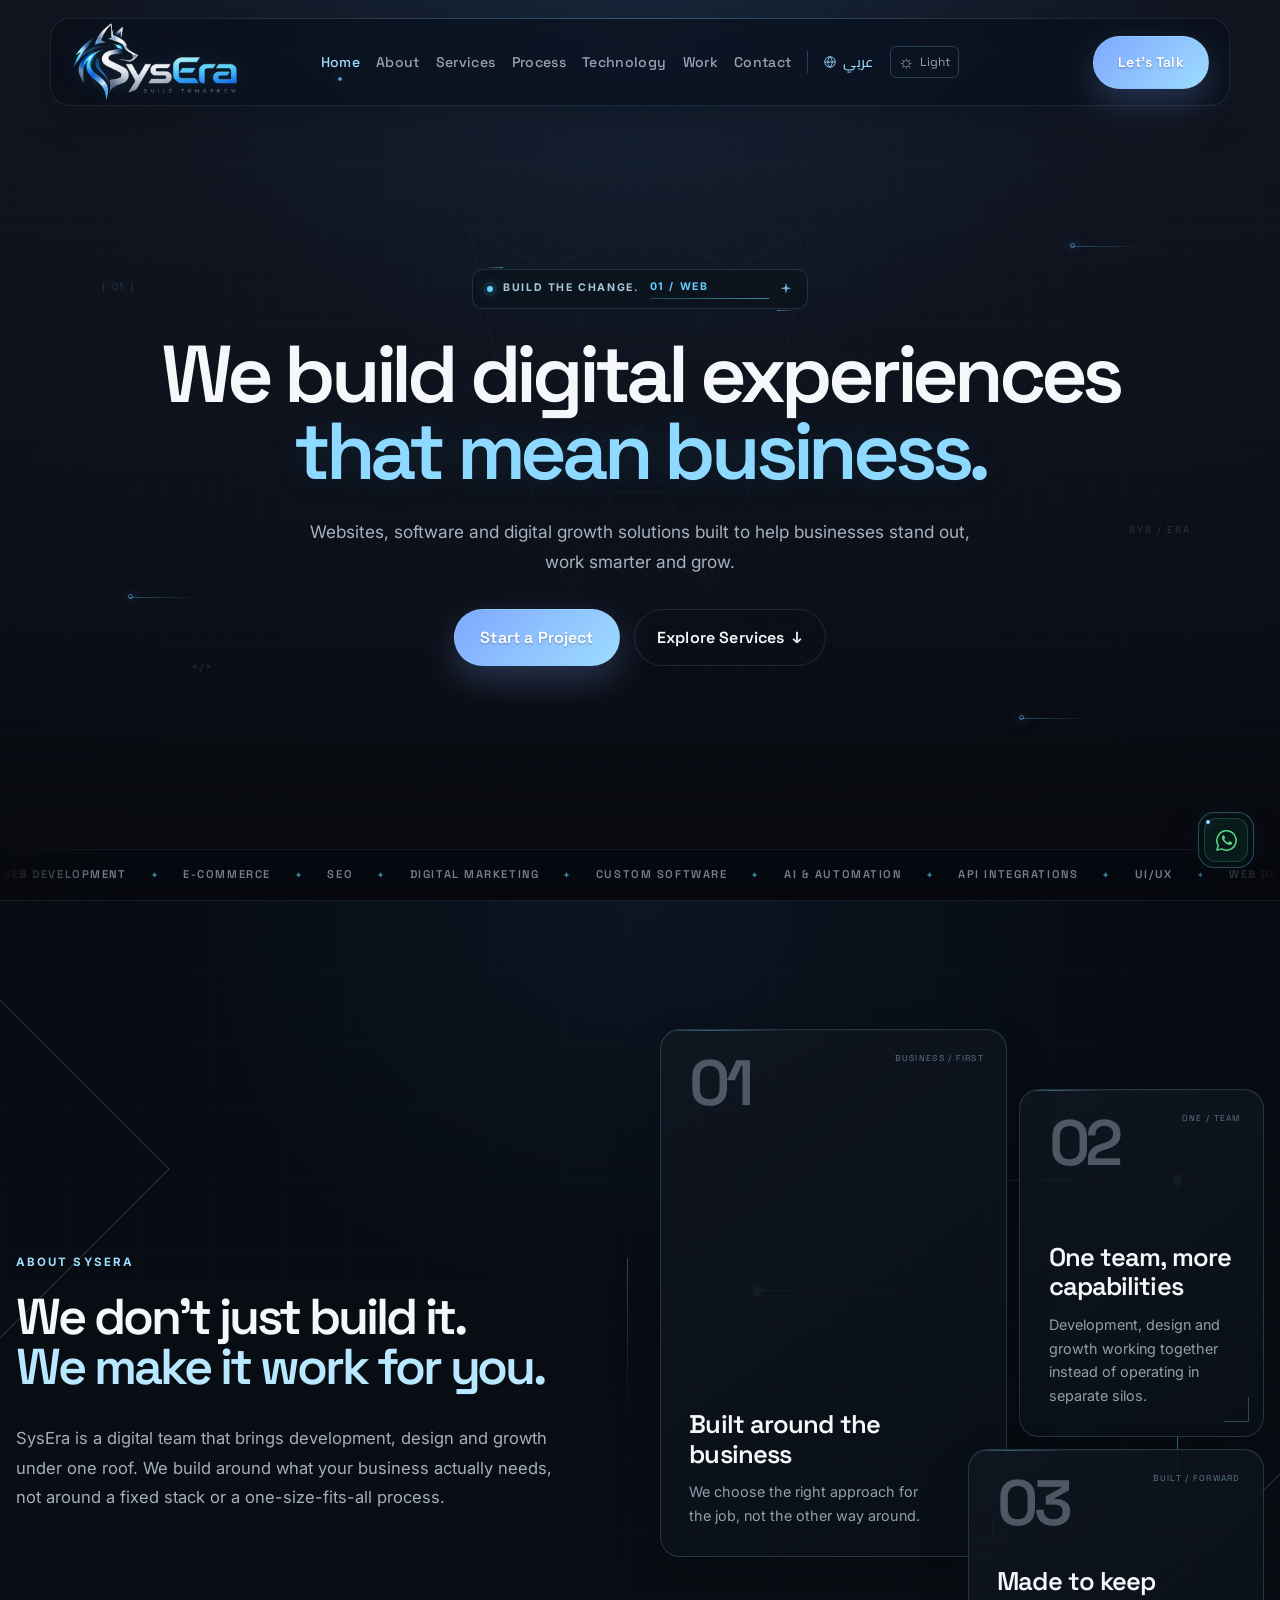
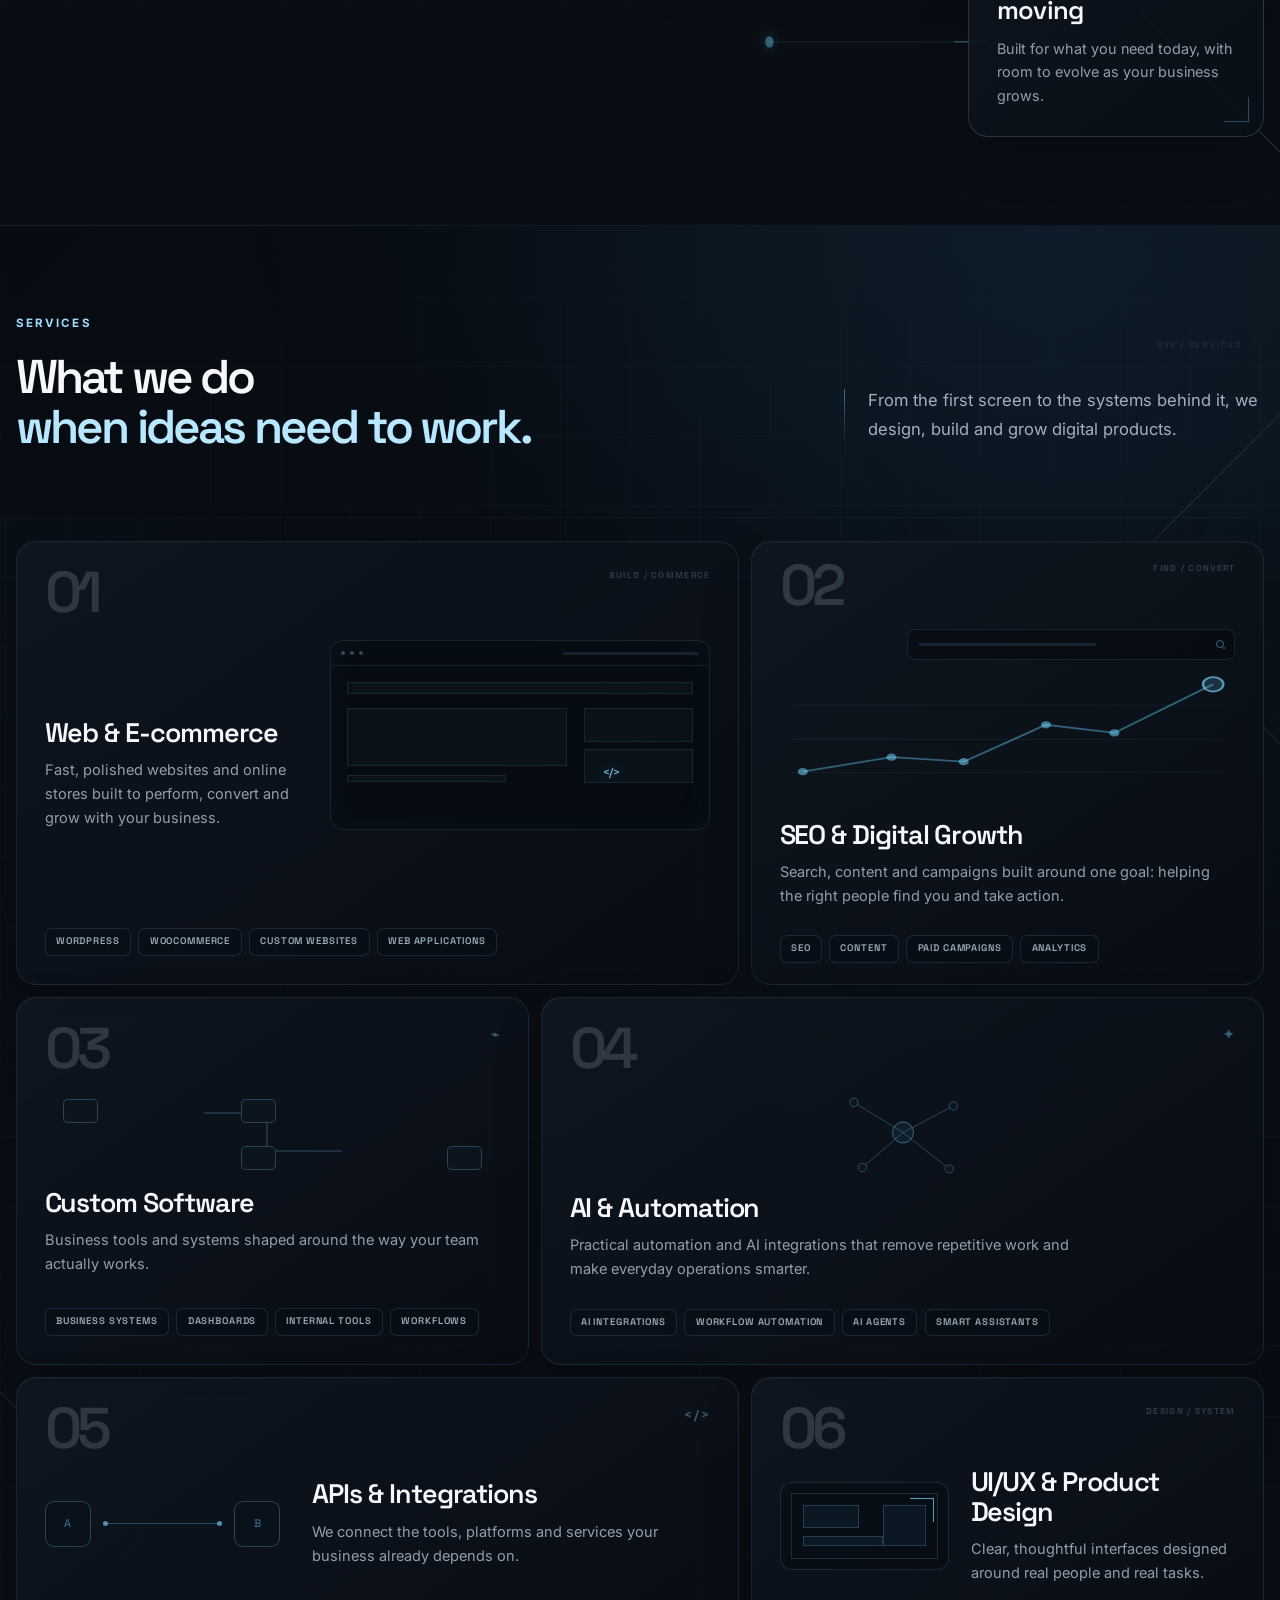
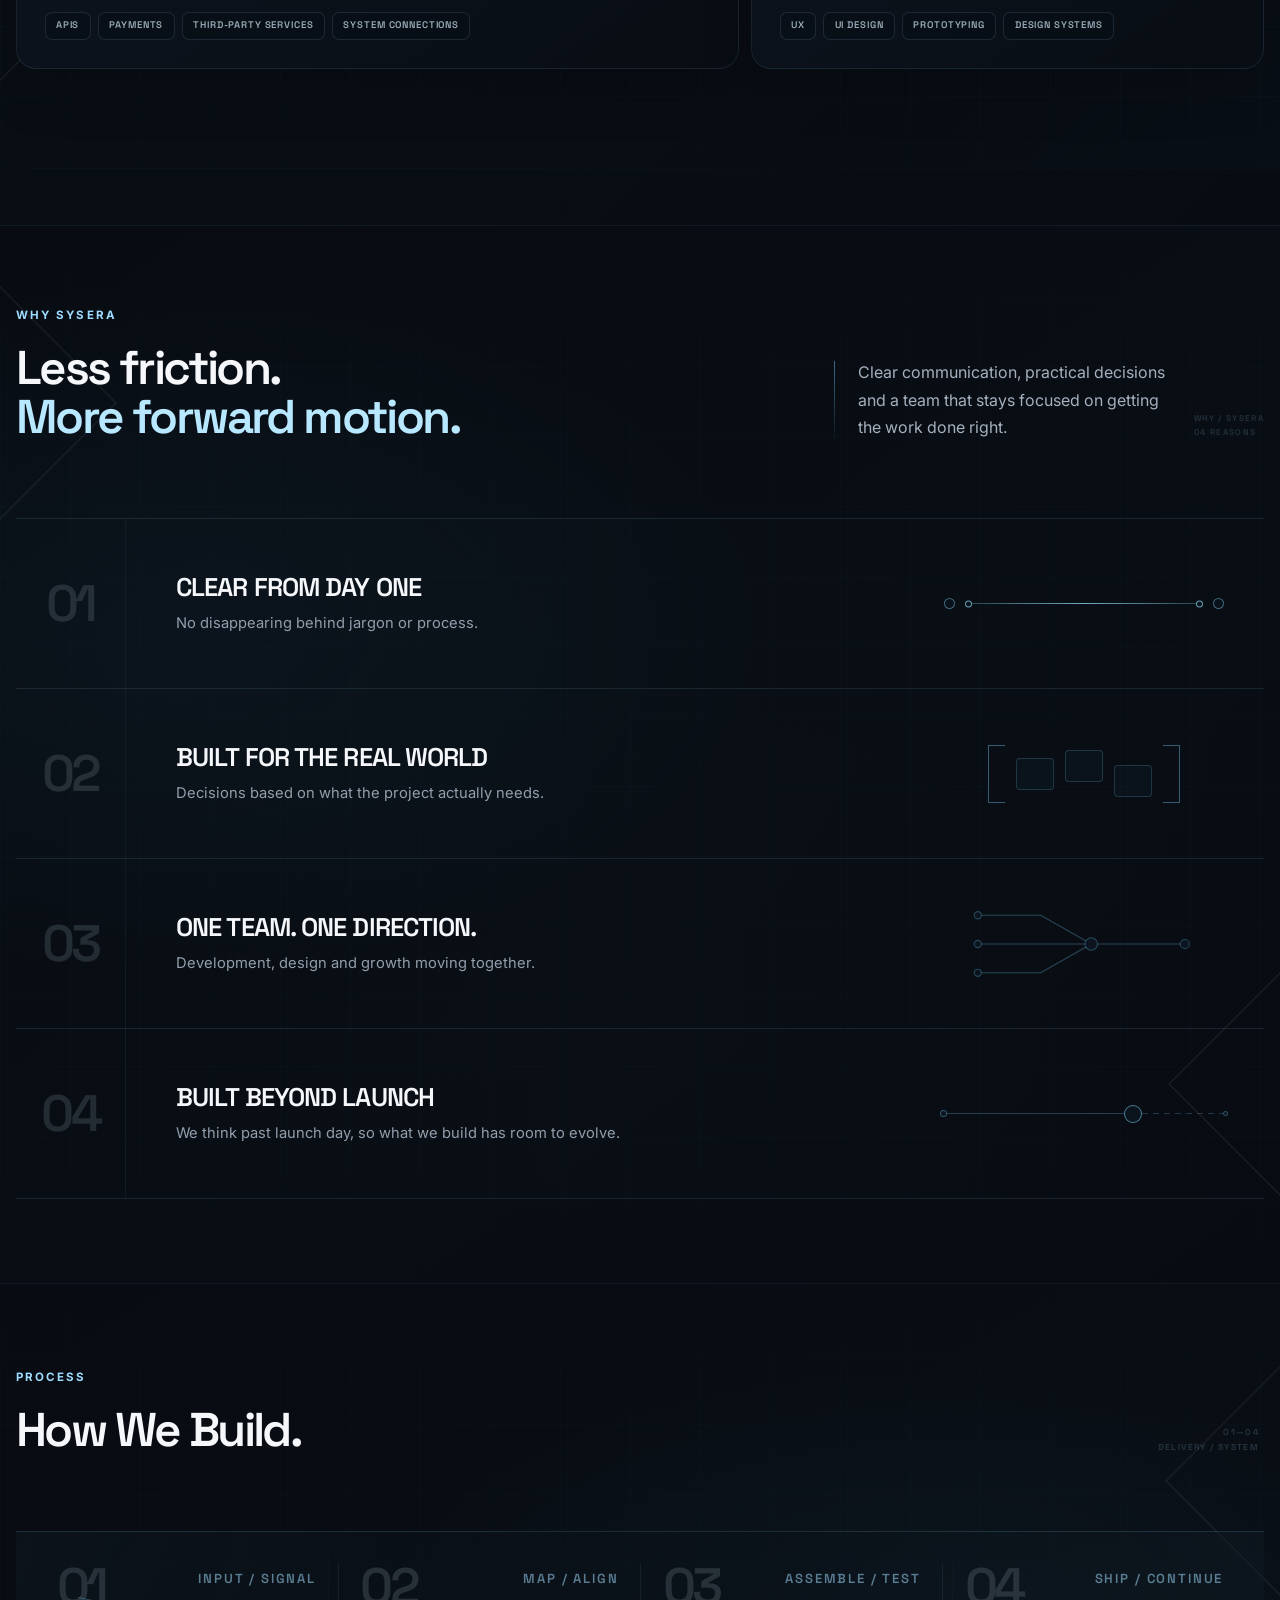
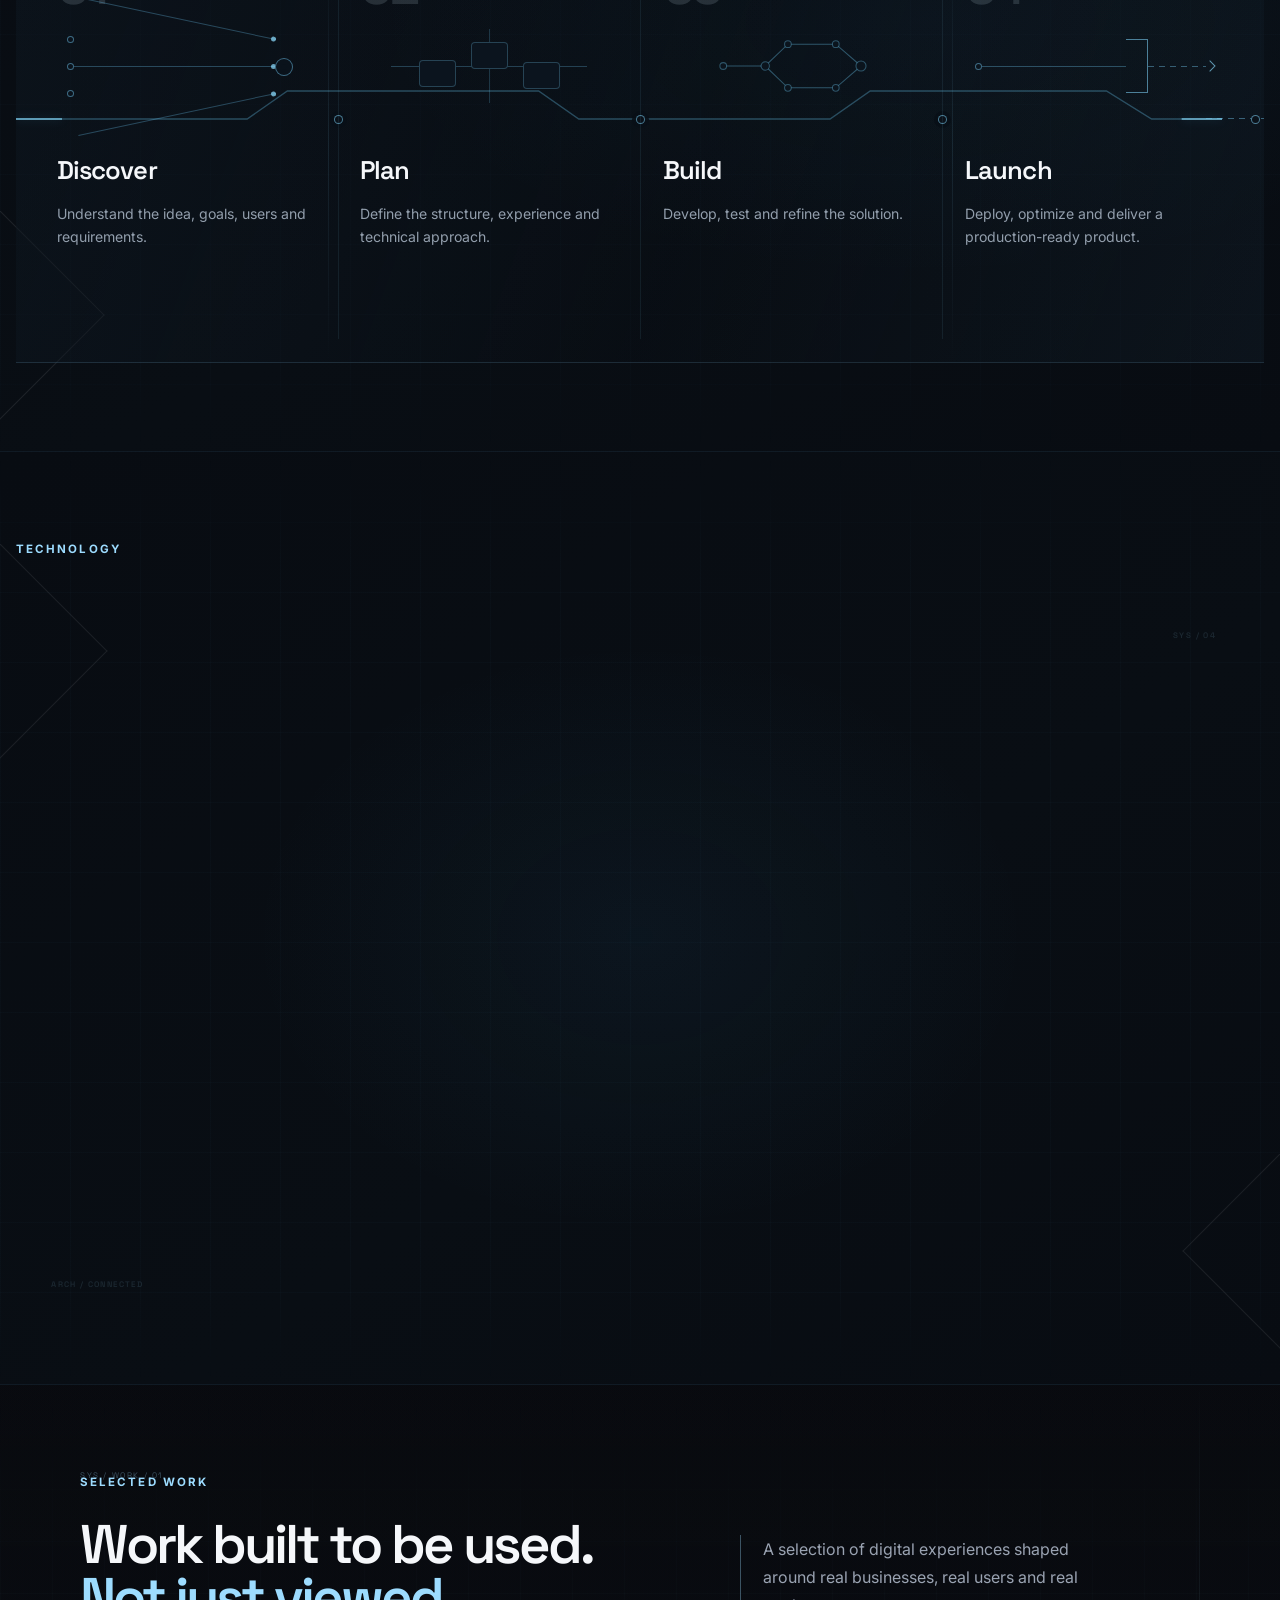
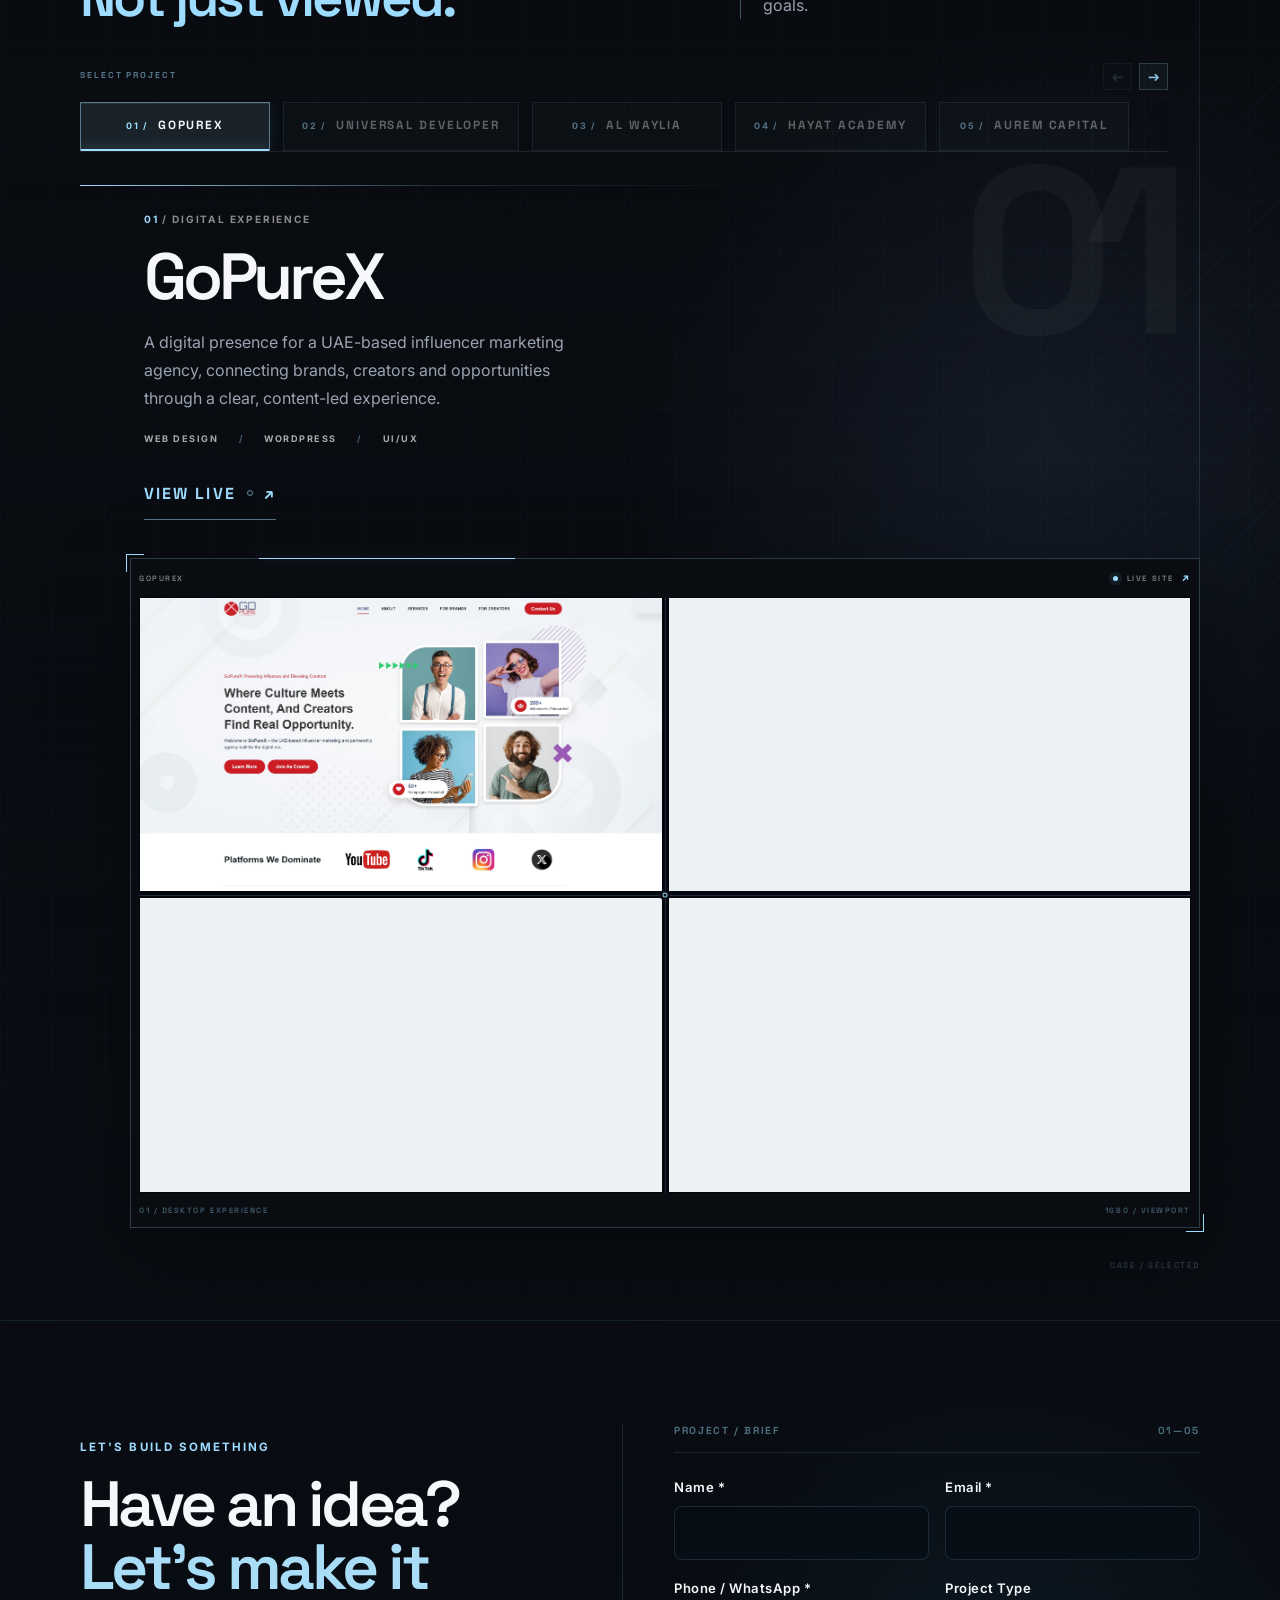
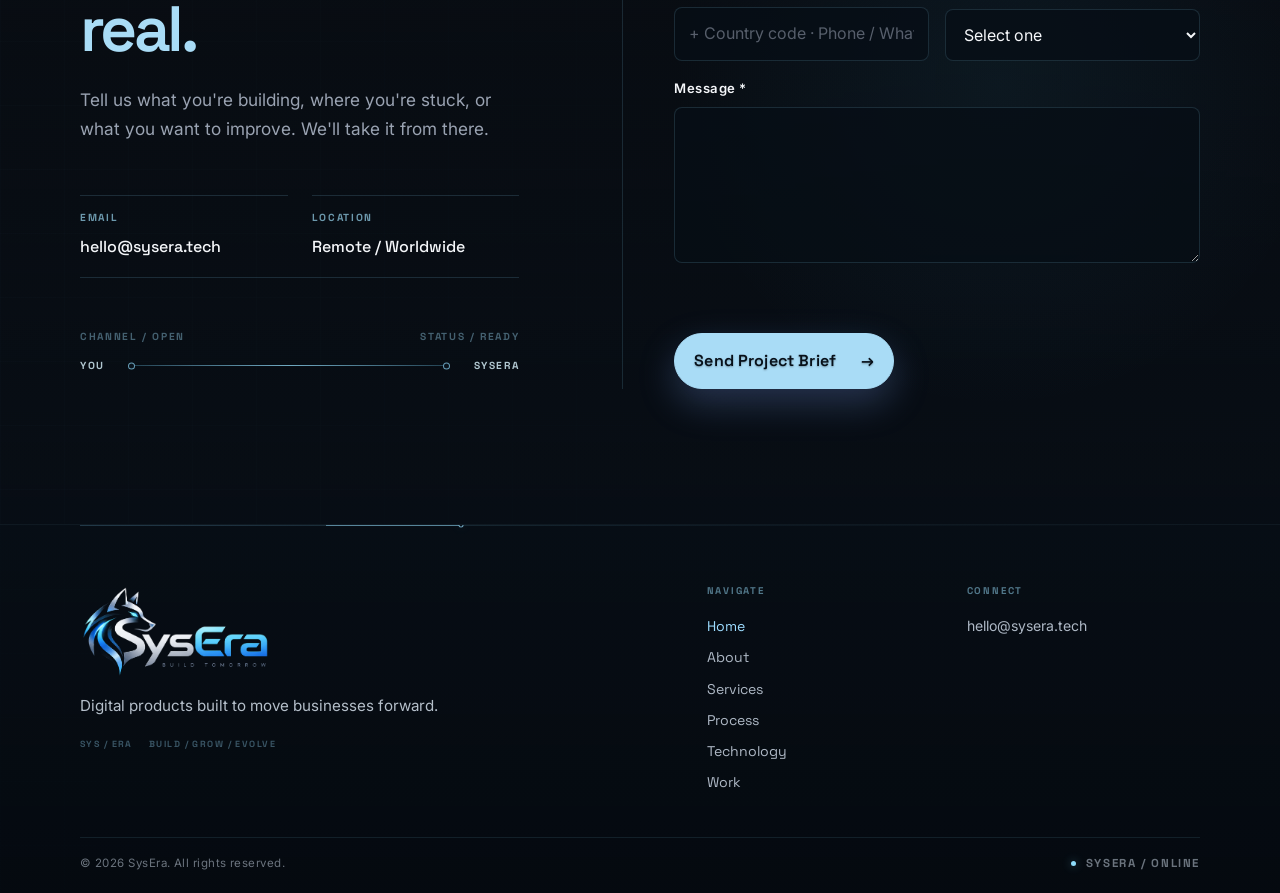
<file: index.html>
<!DOCTYPE html>
<html lang="en">
  <head>
    <meta charset="UTF-8" />
    <meta name="viewport" content="width=device-width, initial-scale=1.0" />
    <title>SysEra | Build the Change. Software, Web &amp; Digital Growth</title>
    <meta name="description" content="SysEra builds high-performance websites, WordPress &amp; WooCommerce experiences, custom software, SEO and digital growth solutions for ambitious businesses." />
    <meta name="robots" content="index, follow, max-image-preview:large" />
    <meta name="theme-color" content="#08090D" />
    <link rel="canonical" href="https://sysera.tech/" />
    <link rel="alternate" hreflang="en" href="https://sysera.tech/" />
    <link rel="alternate" hreflang="ar" href="https://sysera.tech/ar" />
    <meta property="og:type" content="website" />
    <meta property="og:site_name" content="SysEra" />
    <meta property="og:title" content="SysEra | Build the Change. Software, Web &amp; Digital Growth" />
    <meta property="og:description" content="SysEra builds high-performance websites, WordPress &amp; WooCommerce experiences, custom software, SEO and digital growth solutions for ambitious businesses." />
    <meta property="og:url" content="https://sysera.tech/" />
    <meta property="og:image" content="https://sysera.tech/assets/images/social/sys-era-social-preview.jpg" />
    <meta property="og:image:secure_url" content="https://sysera.tech/assets/images/social/sys-era-social-preview.jpg" />
    <meta property="og:image:type" content="image/jpeg" />
    <meta property="og:image:width" content="1200" />
    <meta property="og:image:height" content="630" />
    <meta property="og:image:alt" content="SysEra software development and digital solutions preview" />
    <meta name="twitter:card" content="summary_large_image" />
    <meta name="twitter:title" content="SysEra | Software Development & Digital Solutions" />
    <meta name="twitter:description" content="SysEra builds high-performance websites, WordPress &amp; WooCommerce experiences, custom software, SEO and digital growth solutions for ambitious businesses." />
    <meta name="twitter:image" content="https://sysera.tech/assets/images/social/sys-era-social-preview.jpg" />
    <meta name="twitter:image:alt" content="SysEra — Software Development & Digital Solutions" />
    <link rel="icon" type="image/png" sizes="1254x1254" href="assets/logo/sys-era-favicon.png" />
    <script type="application/ld+json">
      {
        "@context": "https://schema.org",
        "@graph": [
          {
            "@type": "WebSite",
            "@id": "https://sysera.tech/#website",
            "url": "https://sysera.tech/",
            "name": "SysEra",
            "publisher": {
              "@id": "https://sysera.tech/#organization"
            }
          },
          {
            "@type": "Organization",
            "@id": "https://sysera.tech/#organization",
            "name": "SysEra",
            "url": "https://sysera.tech/",
            "logo": {
              "@type": "ImageObject",
              "url": "https://sysera.tech/assets/logo/sys-era-logo.png"
            }
          }
        ]
      }
    </script>
    <script src="js/theme.js"></script>
    <link rel="preconnect" href="https://fonts.googleapis.com" />
    <link rel="preconnect" href="https://fonts.gstatic.com" crossorigin />
    <link href="https://fonts.googleapis.com/css2?family=Cairo:wght@500;600&family=Inter:wght@400;500;600;700&family=Sora:wght@600&family=Space+Grotesk:wght@500;600;700&display=swap" rel="stylesheet" />
    <link rel="stylesheet" href="css/style.css" />
    <script src="js/language.js"></script>
  </head>
  <body>
    <header class="site-header" id="top">
      <div class="container nav-wrap">
        <div class="nav-shell">
          <a class="brand" href="#home" data-view-route="home" aria-label="SysEra home">
            <img src="assets/logo/sys-era-logo.png" alt="SysEra — Build Tomorrow" />
          </a>

          <nav class="site-nav" id="site-menu" aria-label="Main navigation">
            <a href="#home" data-view-route="home">Home</a>
            <a href="#about" data-view-route="about">About</a>
            <a href="#services" data-view-route="services">Services</a>
            <a href="#process" data-view-route="process">Process</a>
            <a href="#technology" data-view-route="technology">Technology</a>
            <a href="#selected-work" data-view-route="selected-work">Work</a>
            <a href="#contact" data-view-route="contact">Contact</a>
            <a href="/ar" class="language-switch" data-language="ar" lang="ar" hreflang="ar" aria-label="التبديل إلى العربية"><svg viewBox="0 0 24 24" aria-hidden="true" focusable="false"><circle cx="12" cy="12" r="9" /><path d="M3 12h18M12 3c2.5 2.5 3.8 5.5 3.8 9s-1.3 6.5-3.8 9M12 3c-2.5 2.5-3.8 5.5-3.8 9s1.3 6.5 3.8 9" /></svg>عربي</a>
            <button class="theme-toggle" type="button" data-theme-toggle aria-label="Light mode is off; switch to light mode" aria-pressed="false"><span data-theme-icon aria-hidden="true">☼</span><span class="theme-toggle-label">Light</span></button>
          </nav>

          <a href="#contact" class="btn btn-primary nav-cta" data-view-route="contact">Let's Talk</a>

          <button class="nav-toggle" type="button" aria-expanded="false" aria-controls="site-menu" aria-label="Open navigation menu">
            <span></span>
            <span></span>
            <span></span>
          </button>
        </div>
      </div>
    </header>

    <main id="home">
      <section class="section hero" aria-labelledby="hero-title">
        <div class="hero-atmosphere" aria-hidden="true">
          <div class="hero-grid-lines"></div>
          <div class="hero-cursor-light"></div>
          <svg class="wolf-geometry" viewBox="0 0 900 650" preserveAspectRatio="xMidYMid meet">
            <g>
              <path d="M450 96 548 158 637 110 608 260 694 333 580 368 529 510 450 444 371 510 320 368 206 333 292 260 263 110 352 158Z" />
              <path d="m292 260 158 74 158-74M352 158l98 176 98-176M320 368l130-34 130 34M371 510l79-176 79 176" />
              <path d="m356 305 46 18-38 38m180-56-46 18 38 38M409 400h82" />
              <circle cx="364" cy="361" r="5" />
              <circle cx="536" cy="361" r="5" />
            </g>
          </svg>
          <span class="tech-mark tech-mark-one">[ 01 ]</span>
          <span class="tech-mark tech-mark-two">SYS / ERA</span>
          <span class="tech-mark tech-mark-three">&lt;/&gt;</span>
          <span class="data-node data-node-one"></span>
          <span class="data-node data-node-two"></span>
          <span class="data-node data-node-three"></span>
        </div>

        <div class="container hero-inner">
          <div class="hero-copy">
            <div class="hero-badge hero-enter hero-enter-badge" aria-label="Build the change: web, software, growth, AI">
              <span class="status-dot" aria-hidden="true"></span>
              <span class="hero-badge-label">BUILD THE CHANGE.</span>
              <span class="hero-keyword-module" aria-hidden="true">
                <span class="hero-keywords">
                  <span class="hero-keyword-item">01 / WEB</span>
                  <span class="hero-keyword-item">02 / SOFTWARE</span>
                  <span class="hero-keyword-item">03 / GROWTH</span>
                  <span class="hero-keyword-item">04 / AI</span>
                </span>
                <span class="hero-keyword-signal"></span>
              </span>
              <svg viewBox="0 0 18 18" aria-hidden="true"><path d="m9 1 1.4 5.6L16 8l-5.6 1.4L9 15l-1.4-5.6L2 8l5.6-1.4L9 1Z" /></svg>
            </div>

            <h1 id="hero-title">
              <span class="headline-line hero-enter hero-enter-line-one">We build digital experiences</span>
              <span class="headline-line headline-accent hero-enter hero-enter-line-two">that mean business.</span>
            </h1>

            <p class="lead hero-enter hero-enter-copy">Websites, software and digital growth solutions built to help businesses stand out, work smarter and grow.</p>

            <div class="hero-actions hero-enter hero-enter-actions">
              <a href="#contact" class="btn btn-primary hero-primary">Start a Project</a>
              <a href="#services" class="btn btn-secondary hero-secondary">Explore Services <span aria-hidden="true">↓</span></a>
            </div>
          </div>
        </div>

        <div class="capabilities-strip hero-enter hero-enter-strip" aria-label="SysEra capabilities">
          <div class="capabilities-track">
            <div class="capabilities-group">
              <span>Web Development</span><i>✦</i><span>E-commerce</span><i>✦</i><span>SEO</span><i>✦</i><span>Digital Marketing</span><i>✦</i><span>Custom Software</span><i>✦</i><span>AI &amp; Automation</span><i>✦</i><span>API Integrations</span><i>✦</i><span>UI/UX</span><i>✦</i>
            </div>
            <div class="capabilities-group" aria-hidden="true">
              <span>Web Development</span><i>✦</i><span>E-commerce</span><i>✦</i><span>SEO</span><i>✦</i><span>Digital Marketing</span><i>✦</i><span>Custom Software</span><i>✦</i><span>AI &amp; Automation</span><i>✦</i><span>API Integrations</span><i>✦</i><span>UI/UX</span><i>✦</i>
            </div>
          </div>
        </div>
      </section>

      <section id="about" class="section about-section">
        <div class="about-atmosphere" aria-hidden="true">
          <span class="about-angle about-angle-one"></span>
          <span class="about-angle about-angle-two"></span>
        </div>

        <div class="container about-layout">
          <div class="about-editorial">
            <p class="eyebrow reveal about-reveal about-reveal-eyebrow">ABOUT SYSERA</p>
            <h2>
              <span class="about-headline-line reveal about-reveal about-reveal-line-one">We don’t just build it.</span>
              <span class="about-headline-line about-headline-accent reveal about-reveal about-reveal-line-two">We make it work for you.</span>
            </h2>
            <p class="about-intro reveal about-reveal about-reveal-copy">SysEra is a digital team that brings development, design and growth under one roof. We build around what your business actually needs, not around a fixed stack or a one-size-fits-all process.</p>
          </div>

          <div class="about-bento" aria-label="How SysEra works">
            <svg class="about-connector" viewBox="0 0 600 500" preserveAspectRatio="none" aria-hidden="true">
              <path class="connector-base" d="M104 170H322V92H506V342H340V418H116" />
              <path class="connector-signal" d="M104 170H322V92H506V342H340V418H116" />
              <circle cx="104" cy="170" r="4" />
              <circle cx="506" cy="92" r="4" />
              <circle cx="116" cy="418" r="4" />
            </svg>

            <article class="philosophy-block philosophy-primary reveal about-reveal about-reveal-card-one" tabindex="0">
              <span class="philosophy-number">01</span>
              <span class="philosophy-detail" aria-hidden="true">BUSINESS / FIRST</span>
              <div class="philosophy-copy">
                <h3>Built around the business</h3>
                <p>We choose the right approach for the job, not the other way around.</p>
              </div>
              <span class="block-corner" aria-hidden="true"></span>
            </article>

            <article class="philosophy-block philosophy-secondary reveal about-reveal about-reveal-card-two" tabindex="0">
              <span class="philosophy-number">02</span>
              <span class="philosophy-detail" aria-hidden="true">ONE / TEAM</span>
              <div class="philosophy-copy">
                <h3>One team, more capabilities</h3>
                <p>Development, design and growth working together instead of operating in separate silos.</p>
              </div>
              <span class="block-corner" aria-hidden="true"></span>
            </article>

            <article class="philosophy-block philosophy-tertiary reveal about-reveal about-reveal-card-three" tabindex="0">
              <span class="philosophy-number">03</span>
              <span class="philosophy-detail" aria-hidden="true">BUILT / FORWARD</span>
              <div class="philosophy-copy">
                <h3>Made to keep moving</h3>
                <p>Built for what you need today, with room to evolve as your business grows.</p>
              </div>
              <span class="block-corner" aria-hidden="true"></span>
            </article>
          </div>
        </div>
      </section>

      <section id="services" class="section services-section" aria-labelledby="services-title">
        <div class="services-atmosphere" aria-hidden="true">
          <span class="services-angle services-angle-one"></span>
          <span class="services-angle services-angle-two"></span>
          <span class="services-micro-label">SYS / SERVICES</span>
        </div>

        <div class="container services-inner">
          <div class="services-intro">
            <div>
              <p class="eyebrow reveal service-reveal service-reveal-eyebrow">SERVICES</p>
              <h2 id="services-title">
                <span class="services-headline-line reveal service-reveal service-reveal-line-one">What we do</span>
                <span class="services-headline-line services-headline-accent reveal service-reveal service-reveal-line-two">when ideas need to work.</span>
              </h2>
            </div>
            <p class="services-summary reveal service-reveal service-reveal-summary">From the first screen to the systems behind it, we design, build and grow digital products.</p>
          </div>

          <div class="service-matrix">
            <article class="service-module service-web reveal service-reveal service-reveal-anchor-one">
              <div class="service-module-head">
                <span class="service-number">01</span>
                <span class="service-code" aria-hidden="true">BUILD / COMMERCE</span>
              </div>
              <div class="service-body">
                <div class="service-copy">
                  <h3>Web &amp; <span class="service-title-nowrap">E-commerce</span></h3>
                  <p>Fast, polished websites and online stores built to perform, convert and grow with your business.</p>
                </div>
                <div class="service-visual web-visual" aria-hidden="true">
                  <div class="browser-chrome"><i></i><i></i><i></i><span></span></div>
                  <div class="browser-layout">
                    <span class="web-nav"></span>
                    <span class="web-hero-block"></span>
                    <span class="web-copy-block"></span>
                    <span class="web-card-block web-card-one"></span>
                    <span class="web-card-block web-card-two"></span>
                    <span class="web-code-indicator">&lt;/&gt;</span>
                  </div>
                </div>
              </div>
              <ul class="service-capabilities" aria-label="Web and e-commerce capabilities">
                <li>WordPress</li><li>WooCommerce</li><li>Custom Websites</li><li>Web Applications</li>
              </ul>
            </article>

            <article class="service-module service-growth reveal service-reveal service-reveal-anchor-two">
              <div class="service-module-head">
                <span class="service-number">02</span>
                <span class="service-code" aria-hidden="true">FIND / CONVERT</span>
              </div>
              <div class="service-visual growth-visual" aria-hidden="true">
                <div class="search-field"><span></span><i></i></div>
                <svg viewBox="0 0 360 150" preserveAspectRatio="none">
                  <path class="growth-grid" d="M10 125H350M10 88H350M10 50H350" />
                  <path class="growth-path" d="M18 124 88 108 145 113 210 72 264 81 342 27" />
                  <circle cx="18" cy="124" r="4" /><circle cx="88" cy="108" r="4" /><circle cx="145" cy="113" r="4" /><circle cx="210" cy="72" r="4" /><circle cx="264" cy="81" r="4" /><circle class="growth-target" cx="342" cy="27" r="8" />
                </svg>
              </div>
              <div class="service-copy">
                <h3>SEO &amp; Digital Growth</h3>
                <p>Search, content and campaigns built around one goal: helping the right people find you and take action.</p>
              </div>
              <ul class="service-capabilities" aria-label="SEO and digital growth capabilities">
                <li>SEO</li><li>Content</li><li>Paid Campaigns</li><li>Analytics</li>
              </ul>
            </article>

            <article class="service-module service-software reveal service-reveal service-reveal-three">
              <div class="service-module-head">
                <span class="service-number">03</span>
                <span class="service-symbol" aria-hidden="true">⌁</span>
              </div>
              <div class="service-visual software-visual" aria-hidden="true">
                <span class="system-node system-node-a"></span><span class="system-node system-node-b"></span><span class="system-node system-node-c"></span><span class="system-node system-node-d"></span>
                <svg viewBox="0 0 250 100"><path d="M45 28H118V72H205M118 28V15M118 72V88" /><circle cx="118" cy="28" r="3" /><circle cx="118" cy="72" r="3" /></svg>
              </div>
              <div class="service-copy">
                <h3>Custom Software</h3>
                <p>Business tools and systems shaped around the way your team actually works.</p>
              </div>
              <ul class="service-capabilities" aria-label="Custom software capabilities">
                <li>Business Systems</li><li>Dashboards</li><li>Internal Tools</li><li>Workflows</li>
              </ul>
            </article>

            <article class="service-module service-ai reveal service-reveal service-reveal-four">
              <div class="service-module-head">
                <span class="service-number">04</span>
                <span class="service-symbol service-spark" aria-hidden="true">✦</span>
              </div>
              <div class="service-visual ai-visual" aria-hidden="true">
                <svg viewBox="0 0 220 150">
                  <path d="M110 75 40 32M110 75l72-38M110 75l-58 50M110 75l66 52" />
                  <circle class="ai-core" cx="110" cy="75" r="15" /><circle cx="40" cy="32" r="6" /><circle cx="182" cy="37" r="6" /><circle cx="52" cy="125" r="6" /><circle cx="176" cy="127" r="6" />
                  <circle class="ai-pulse" cx="110" cy="75" r="4" />
                </svg>
              </div>
              <div class="service-copy">
                <h3>AI &amp; Automation</h3>
                <p>Practical automation and AI integrations that remove repetitive work and make everyday operations smarter.</p>
              </div>
              <ul class="service-capabilities" aria-label="AI and automation capabilities">
                <li>AI Integrations</li><li>Workflow Automation</li><li>AI Agents</li><li>Smart Assistants</li>
              </ul>
            </article>

            <article class="service-module service-api reveal service-reveal service-reveal-five">
              <div class="service-module-head">
                <span class="service-number">05</span>
                <span class="service-symbol" aria-hidden="true">&lt;/&gt;</span>
              </div>
              <div class="service-visual api-visual" aria-hidden="true">
                <span class="api-endpoint api-endpoint-a">A</span>
                <span class="api-line"><i></i></span>
                <span class="api-endpoint api-endpoint-b">B</span>
              </div>
              <div class="service-copy">
                <h3>APIs &amp; Integrations</h3>
                <p>We connect the tools, platforms and services your business already depends on.</p>
              </div>
              <ul class="service-capabilities" aria-label="API and integration capabilities">
                <li>APIs</li><li>Payments</li><li>Third-party Services</li><li>System Connections</li>
              </ul>
            </article>

            <article class="service-module service-design reveal service-reveal service-reveal-six">
              <div class="service-module-head">
                <span class="service-number">06</span>
                <span class="service-code" aria-hidden="true">DESIGN / SYSTEM</span>
              </div>
              <div class="service-visual design-visual" aria-hidden="true">
                <span class="design-frame"></span>
                <span class="design-block design-block-one"></span>
                <span class="design-block design-block-two"></span>
                <span class="design-block design-block-three"></span>
                <span class="design-selection"></span>
              </div>
              <div class="service-copy">
                <h3>UI/UX &amp; Product Design</h3>
                <p>Clear, thoughtful interfaces designed around real people and real tasks.</p>
              </div>
              <ul class="service-capabilities" aria-label="UI UX and product design capabilities">
                <li>UX</li><li>UI Design</li><li>Prototyping</li><li>Design Systems</li>
              </ul>
            </article>
          </div>
        </div>
      </section>

      <section id="why-us" class="section why-us-section" aria-labelledby="why-us-title">
        <div class="why-atmosphere" aria-hidden="true">
          <span class="why-angle why-angle-one"></span>
          <span class="why-angle why-angle-two"></span>
        </div>

        <div class="container why-inner">
          <div class="why-intro">
            <div>
              <p class="eyebrow reveal why-reveal why-reveal-eyebrow">WHY SYSERA</p>
              <h2 id="why-us-title">
                <span class="why-headline-line reveal why-reveal why-reveal-line-one">Less friction.</span>
                <span class="why-headline-line why-headline-accent reveal why-reveal why-reveal-line-two">More forward motion.</span>
              </h2>
            </div>
            <div class="why-intro-aside">
              <p class="why-summary reveal why-reveal why-reveal-summary">Clear communication, practical decisions and a team that stays focused on getting the work done right.</p>
              <span class="why-micro-label" aria-hidden="true">WHY / SYSERA<br>04 REASONS</span>
            </div>
          </div>

          <div class="why-rows">
            <article class="why-row why-row-signal reveal why-reveal why-reveal-row-one">
              <span class="why-number">01</span>
              <div class="why-copy">
                <h3>CLEAR FROM DAY ONE</h3>
                <p>No disappearing behind jargon or process.</p>
              </div>
              <div class="why-visual signal-visual" aria-hidden="true">
                <span class="signal-node signal-node-start"></span>
                <span class="signal-line"><i></i></span>
                <span class="signal-node signal-node-end"></span>
              </div>
            </article>

            <article class="why-row why-row-structure reveal why-reveal why-reveal-row-two">
              <span class="why-number">02</span>
              <div class="why-copy">
                <h3>BUILT FOR THE REAL WORLD</h3>
                <p>Decisions based on what the project actually needs.</p>
              </div>
              <div class="why-visual structure-visual" aria-hidden="true">
                <span class="structure-bracket structure-bracket-left"></span>
                <span class="structure-block structure-block-one"></span>
                <span class="structure-block structure-block-two"></span>
                <span class="structure-block structure-block-three"></span>
                <span class="structure-bracket structure-bracket-right"></span>
              </div>
            </article>

            <article class="why-row why-row-converge reveal why-reveal why-reveal-row-three">
              <span class="why-number">03</span>
              <div class="why-copy">
                <h3>ONE TEAM. ONE DIRECTION.</h3>
                <p>Development, design and growth moving together.</p>
              </div>
              <div class="why-visual converge-visual" aria-hidden="true">
                <svg viewBox="0 0 280 100" preserveAspectRatio="xMidYMid meet">
                  <path d="M22 18H92L148 50H252" />
                  <path d="M22 50H148" />
                  <path d="M22 82H92L148 50" />
                  <circle cx="22" cy="18" r="4" /><circle cx="22" cy="50" r="4" /><circle cx="22" cy="82" r="4" />
                  <circle class="converge-core" cx="148" cy="50" r="7" /><circle class="converge-target" cx="252" cy="50" r="5" />
                </svg>
              </div>
            </article>

            <article class="why-row why-row-continuity reveal why-reveal why-reveal-row-four">
              <span class="why-number">04</span>
              <div class="why-copy">
                <h3>BUILT BEYOND LAUNCH</h3>
                <p>We think past launch day, so what we build has room to evolve.</p>
              </div>
              <div class="why-visual continuity-visual" aria-hidden="true">
                <span class="continuity-origin"></span>
                <span class="continuity-path"><i></i></span>
                <span class="continuity-launch"></span>
                <span class="continuity-beyond"><i></i></span>
                <span class="continuity-next"></span>
              </div>
            </article>
          </div>
        </div>
      </section>

      <section id="process" class="section process-section" aria-labelledby="process-title">
        <div class="process-atmosphere" aria-hidden="true">
          <span class="process-angle process-angle-one"></span>
          <span class="process-angle process-angle-two"></span>
        </div>

        <div class="container process-inner">
          <div class="process-intro">
            <div>
              <p class="eyebrow reveal process-reveal process-reveal-eyebrow">PROCESS</p>
              <h2 id="process-title" class="reveal process-reveal process-reveal-title">How We Build.</h2>
            </div>
            <span class="process-micro-label reveal process-reveal process-reveal-label" aria-hidden="true">01—04<br>DELIVERY / SYSTEM</span>
          </div>

          <div class="process-system reveal" aria-label="SysEra project delivery pipeline">
            <svg class="pipeline-route" viewBox="0 0 1200 220" preserveAspectRatio="none" aria-hidden="true">
              <path class="pipeline-route-base" d="M0 110H230L270 82H520L560 110H810L850 82H1085L1130 110H1200" />
              <path class="pipeline-route-energy" d="M0 110H230L270 82H520L560 110H810L850 82H1085L1130 110H1200" />
            </svg>
            <span class="pipeline-continuation" aria-hidden="true"><i></i></span>

            <div class="process-stages">
              <article class="process-stage process-discover reveal process-reveal process-reveal-stage-one">
                <div class="process-stage-head"><span class="process-number">01</span><span class="process-stage-code" aria-hidden="true">INPUT / SIGNAL</span></div>
                <div class="process-visual discover-visual" aria-hidden="true">
                  <span class="discover-source discover-source-one"></span><span class="discover-source discover-source-two"></span><span class="discover-source discover-source-three"></span>
                  <span class="discover-path discover-path-one"><i></i></span><span class="discover-path discover-path-two"><i></i></span><span class="discover-path discover-path-three"><i></i></span>
                  <span class="discover-core"></span>
                </div>
                <div class="process-copy"><h3>Discover</h3><p>Understand the idea, goals, users and requirements.</p></div>
                <span class="stage-port" aria-hidden="true"></span>
              </article>

              <article class="process-stage process-plan reveal process-reveal process-reveal-stage-two">
                <div class="process-stage-head"><span class="process-number">02</span><span class="process-stage-code" aria-hidden="true">MAP / ALIGN</span></div>
                <div class="process-visual plan-visual" aria-hidden="true">
                  <span class="plan-axis plan-axis-x"></span><span class="plan-axis plan-axis-y"></span>
                  <span class="plan-unit plan-unit-one"></span><span class="plan-unit plan-unit-two"></span><span class="plan-unit plan-unit-three"></span>
                </div>
                <div class="process-copy"><h3>Plan</h3><p>Define the structure, experience and technical approach.</p></div>
                <span class="stage-port" aria-hidden="true"></span>
              </article>

              <article class="process-stage process-build reveal process-reveal process-reveal-stage-three">
                <div class="process-stage-head"><span class="process-number">03</span><span class="process-stage-code" aria-hidden="true">ASSEMBLE / TEST</span></div>
                <div class="process-visual build-visual" aria-hidden="true">
                  <svg viewBox="0 0 220 100">
                    <path d="M28 50H78L105 24H162L192 50M78 50l27 26h57l30-26" />
                    <circle cx="28" cy="50" r="4" /><circle cx="78" cy="50" r="5" /><circle cx="105" cy="24" r="4" /><circle cx="105" cy="76" r="4" /><circle cx="162" cy="24" r="4" /><circle cx="162" cy="76" r="4" /><circle class="build-output" cx="192" cy="50" r="6" />
                    <circle class="build-pulse" cx="28" cy="50" r="3" />
                  </svg>
                </div>
                <div class="process-copy"><h3>Build</h3><p>Develop, test and refine the solution.</p></div>
                <span class="stage-port" aria-hidden="true"></span>
              </article>

              <article class="process-stage process-launch reveal process-reveal process-reveal-stage-four">
                <div class="process-stage-head"><span class="process-number">04</span><span class="process-stage-code" aria-hidden="true">SHIP / CONTINUE</span></div>
                <div class="process-visual launch-visual" aria-hidden="true">
                  <span class="launch-entry"></span><span class="launch-line"><i></i></span><span class="launch-gate"></span><span class="launch-exit"></span><span class="launch-arrow"></span>
                </div>
                <div class="process-copy"><h3>Launch</h3><p>Deploy, optimize and deliver a production-ready product.</p></div>
                <span class="stage-port" aria-hidden="true"></span>
              </article>
            </div>
          </div>
        </div>
      </section>

      <section id="technology" class="section tech-section" aria-labelledby="technology-title">
        <div class="tech-atmosphere" aria-hidden="true">
          <span class="tech-coordinate tech-coordinate-one">SYS / 04</span>
          <span class="tech-coordinate tech-coordinate-two">ARCH / CONNECTED</span>
          <span class="tech-angle tech-angle-one"></span>
          <span class="tech-angle tech-angle-two"></span>
        </div>

        <div class="container tech-inner">
          <div class="tech-intro">
            <div>
              <p class="eyebrow reveal">Technology</p>
              <h2 id="technology-title" class="reveal">The right stack.<br><span>For the right job.</span></h2>
            </div>
            <p class="tech-summary reveal">We choose technology around the product, not the other way around.</p>
          </div>

          <div class="technology-ecosystem reveal" aria-label="SysEra technology ecosystem">
            <svg class="ecosystem-links" viewBox="0 0 1200 560" preserveAspectRatio="none" aria-hidden="true">
              <path class="ecosystem-link ecosystem-link-web" d="M248 142 H398 L520 255" />
              <path class="ecosystem-signal ecosystem-signal-web" pathLength="100" d="M248 142 H398 L520 255" />
              <path class="ecosystem-link ecosystem-link-backend" d="M284 418 H410 L520 305" />
              <path class="ecosystem-signal ecosystem-signal-backend" pathLength="100" d="M284 418 H410 L520 305" />
              <path class="ecosystem-link ecosystem-link-data" d="M952 142 H802 L680 255" />
              <path class="ecosystem-signal ecosystem-signal-data" pathLength="100" d="M952 142 H802 L680 255" />
              <path class="ecosystem-link ecosystem-link-ai" d="M916 418 H790 L680 305" />
              <path class="ecosystem-signal ecosystem-signal-ai" pathLength="100" d="M916 418 H790 L680 305" />
              <path class="ecosystem-orbit" d="M520 245 L555 210 H645 L680 245 V315 L645 350 H555 L520 315 Z" />
            </svg>

            <div class="tech-core" aria-label="SysEra stack core">
              <div class="tech-core-content">
                <span class="core-index">CORE / 00</span>
                <strong>SYSERA</strong>
                <span class="core-stack">/ STACK</span>
                <span class="core-divider"></span>
                <span class="core-status"><i></i> STATUS&nbsp;&nbsp;READY</span>
                <span class="core-approach">FIT &gt; HYPE</span>
              </div>
            </div>

            <section class="tech-layer tech-layer-web" aria-labelledby="layer-web-title" tabindex="0">
              <header><span>01</span><h3 id="layer-web-title">WEB &amp; COMMERCE</h3></header>
              <ul class="tech-nodes tech-chain" aria-label="Web and commerce technologies">
                <li tabindex="0">WordPress</li>
                <li tabindex="0">WooCommerce</li>
                <li tabindex="0">JavaScript</li>
                <li tabindex="0">React</li>
                <li tabindex="0">Next.js</li>
              </ul>
            </section>

            <section class="tech-layer tech-layer-backend" aria-labelledby="layer-backend-title" tabindex="0">
              <header><span>02</span><h3 id="layer-backend-title">BACKEND &amp; SYSTEMS</h3></header>
              <ul class="tech-nodes tech-chain" aria-label="Backend and systems technologies">
                <li tabindex="0">PHP</li>
                <li tabindex="0">Node.js</li>
                <li tabindex="0">MySQL</li>
                <li tabindex="0">REST APIs</li>
              </ul>
            </section>

            <section class="tech-layer tech-layer-data" aria-labelledby="layer-data-title" tabindex="0">
              <header><span>03</span><h3 id="layer-data-title">DATA &amp; CLOUD</h3></header>
              <ul class="tech-nodes" aria-label="Data and cloud technologies">
                <li tabindex="0">Supabase</li>
              </ul>
              <span class="layer-note">DATA / SYNC / SCALE</span>
            </section>

            <section class="tech-layer tech-layer-ai" aria-labelledby="layer-ai-title" tabindex="0">
              <header><span>04</span><h3 id="layer-ai-title">AI &amp; AUTOMATION</h3></header>
              <p>Intelligent capability connected across APIs, systems, data and web experiences.</p>
              <span class="layer-note">CAPABILITY / INTEGRATED</span>
            </section>
          </div>
        </div>
      </section>

      <section id="selected-work" class="section work-section" aria-labelledby="selected-work-title" data-portfolio-viewer>
        <div class="work-atmosphere" aria-hidden="true">
          <span class="work-grid"></span>
          <span class="work-coordinate work-coordinate-one">SYS / WORK / 01</span>
          <span class="work-coordinate work-coordinate-two">CASE / SELECTED</span>
        </div>

        <div class="container work-inner">
          <header class="work-intro">
            <p class="eyebrow reveal work-reveal work-reveal-eyebrow">SELECTED WORK</p>
            <h2 id="selected-work-title">
              <span class="work-headline-line reveal work-reveal work-reveal-line-one">Work built to be used.</span>
              <span class="work-headline-line work-headline-accent reveal work-reveal work-reveal-line-two">Not just viewed.</span>
            </h2>
            <p class="work-summary reveal work-reveal work-reveal-summary">A selection of digital experiences shaped around real businesses, real users and real goals.</p>
          </header>

          <div class="work-selector reveal">
            <p class="work-selector-label">
              <span>SELECT PROJECT</span>
              <span class="work-swipe-cue" data-project-swipe-cue hidden>SWIPE →</span>
              <span class="work-tab-controls" role="group" aria-label="Scroll through projects">
                <button class="work-tab-scroll-button" type="button" data-project-scroll="previous" aria-label="Scroll to previous project" aria-controls="selected-project-tabs" disabled><span aria-hidden="true">←</span></button>
                <button class="work-tab-scroll-button" type="button" data-project-scroll="next" aria-label="Scroll to next project" aria-controls="selected-project-tabs"><span aria-hidden="true">→</span></button>
              </span>
            </p>
            <div class="work-tabs-shell" data-project-tabs-shell>
              <nav class="work-tabs" id="selected-project-tabs" role="tablist" aria-label="Selected projects" data-project-tabs></nav>
            </div>
          </div>
          <div data-project-panels></div>
        </div>
      </section>

      <section id="contact" class="section contact-section">
        <div class="container contact-wrap">
          <div class="contact-copy reveal">
            <p class="eyebrow">Let's build something</p>
            <h2><span>Have an idea?</span><span>Let's make it real.</span></h2>
            <p class="contact-intro">Tell us what you're building, where you're stuck, or what you want to improve. We'll take it from there.</p>

            <div class="contact-details">
              <div class="detail-item">
                <span class="detail-label">EMAIL</span>
                <a href="mailto:hello@sysera.tech">hello@sysera.tech</a>
              </div>
              <div class="detail-item">
                <span class="detail-label">LOCATION</span>
                <span>Remote / Worldwide</span>
              </div>
            </div>

            <div class="contact-signal" aria-hidden="true">
              <div class="signal-meta"><span>CHANNEL / OPEN</span><span>STATUS / READY</span></div>
              <div class="signal-route">
                <span>YOU</span>
                <span class="signal-line"><i></i></span>
                <span>SYSERA</span>
              </div>
            </div>
          </div>

          <form id="contact-form" class="contact-form reveal" novalidate>
            <div class="form-heading" aria-hidden="true"><span>PROJECT / BRIEF</span><span>01—05</span></div>
            <div class="form-grid">
              <div class="form-field">
                <label for="name">Name <span aria-hidden="true">*</span></label>
                <input id="name" name="name" type="text" autocomplete="name" required />
              </div>

              <div class="form-field">
                <label for="email">Email <span aria-hidden="true">*</span></label>
                <input id="email" name="email" type="email" autocomplete="email" required />
              </div>
            </div>

            <div class="form-grid">
              <div class="form-field">
                <label for="phone">Phone / WhatsApp <span aria-hidden="true">*</span></label>
                <input
                  id="phone"
                  name="phone"
                  type="tel"
                  autocomplete="tel"
                  inputmode="tel"
                  placeholder="+ Country code · Phone / WhatsApp"
                  required
                />
              </div>

              <div class="form-field">
                <label for="project-type">Project Type</label>
                <select id="project-type" name="project_type">
                  <option value="">Select one</option>
                  <option value="Website / E-commerce">Website / E-commerce</option>
                  <option value="SEO / Digital Growth">SEO / Digital Growth</option>
                  <option value="Custom Software">Custom Software</option>
                  <option value="AI / Automation">AI / Automation</option>
                  <option value="API / Integration">API / Integration</option>
                  <option value="UI/UX / Product Design">UI/UX / Product Design</option>
                  <option value="Other">Other</option>
                </select>
              </div>
            </div>

            <div class="form-grid single">
              <div class="form-field">
                <label for="message">Message <span aria-hidden="true">*</span></label>
                <textarea id="message" name="message" rows="5" required></textarea>
              </div>
            </div>

            <div id="form-status" class="form-status" role="status" aria-live="polite"></div>

            <button class="btn btn-primary submit-btn" type="submit">Send Project Brief <span aria-hidden="true">→</span></button>
          </form>
        </div>
      </section>
    </main>

    <footer class="site-footer">
      <div class="footer-signal" aria-hidden="true"><span><i></i></span></div>

      <div class="container footer-inner">
        <div class="footer-brand">
          <a href="#home" data-view-route="home" aria-label="SysEra home">
            <img src="assets/logo/sys-era-logo.png" alt="SysEra — Build Tomorrow" />
          </a>
          <p>Digital products built to move businesses forward.</p>
          <div class="footer-micro" aria-hidden="true">
            <span>SYS / ERA</span>
            <span>BUILD / GROW / EVOLVE</span>
          </div>
        </div>

        <div class="footer-group">
          <p class="footer-label">Navigate</p>
          <nav class="footer-nav" aria-label="Footer navigation">
            <a href="#home" data-view-route="home">Home</a>
            <a href="#about" data-view-route="about">About</a>
            <a href="#services" data-view-route="services">Services</a>
            <a href="#process" data-view-route="process">Process</a>
            <a href="#technology" data-view-route="technology">Technology</a>
            <a href="#selected-work" data-view-route="selected-work">Work</a>
          </nav>
        </div>

        <div class="footer-group footer-connect">
          <p class="footer-label">Connect</p>
          <a href="mailto:hello@sysera.tech">hello@sysera.tech</a>
        </div>
      </div>

      <div class="container footer-bottom">
        <p>&copy; 2026 SysEra. All rights reserved.</p>
        <p class="footer-status"><span aria-hidden="true"></span>SYSERA / ONLINE</p>
      </div>
    </footer>

    <a
      class="whatsapp-float"
      href="https://wa.me/201002455834?text=Hello%20SysEra%2C%20I%27d%20like%20to%20discuss%20a%20project."
      target="_blank"
      rel="noopener noreferrer"
      aria-label="Chat with SysEra on WhatsApp"
    >
      <span class="whatsapp-copy">
        <small>CHANNEL / OPEN</small>
        <strong>Chat on WhatsApp</strong>
      </span>
      <span class="whatsapp-icon" aria-hidden="true">
        <svg viewBox="0 0 24 24" role="img">
          <path d="M12 2.75a9.25 9.25 0 0 0-7.93 14.02L2.8 21.25l4.57-1.2A9.25 9.25 0 1 0 12 2.75Z" />
          <path d="M8.15 7.5c.2-.46.42-.47.62-.48h.54c.17 0 .39.06.5.34l.77 1.86c.08.2.04.37-.08.54l-.57.73c-.12.15-.24.29-.1.53.14.24.63 1.03 1.36 1.67.93.83 1.71 1.09 1.96 1.21.24.12.39.1.53-.06l.85-1c.16-.2.32-.16.54-.08l1.83.86c.23.11.38.16.44.26.05.1.05.59-.14 1.15-.19.56-1.12 1.07-1.54 1.14-.4.08-.93.11-1.5-.07a13.7 13.7 0 0 1-1.36-.5c-2.39-1.03-3.95-3.44-4.07-3.6-.11-.16-.97-1.29-.97-2.46 0-1.17.61-1.75.83-1.98Z" />
        </svg>
      </span>
    </a>

    <script src="js/view-router.js"></script>
    <script src="js/portfolio-data.js"></script>
    <script src="js/portfolio-viewer.js"></script>
    <script src="js/main.js"></script>
  </body>
</html>
</file>
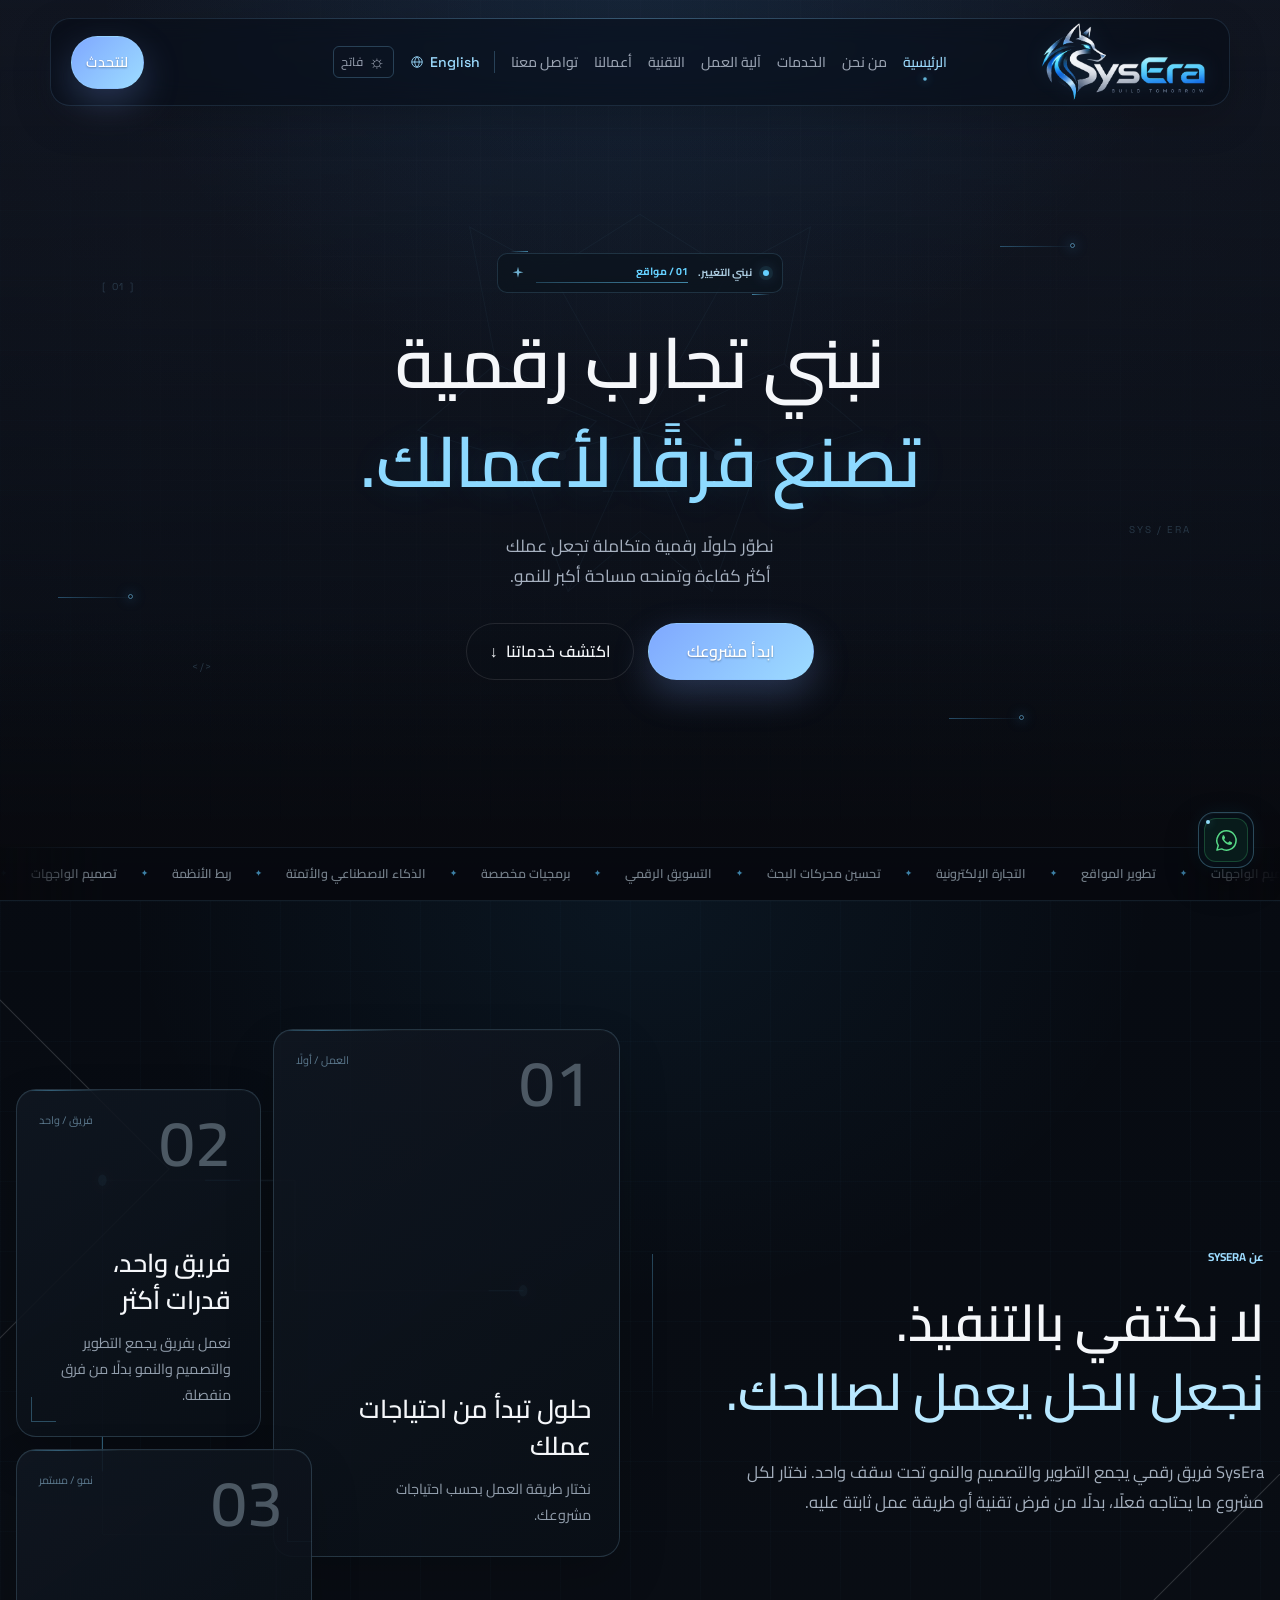
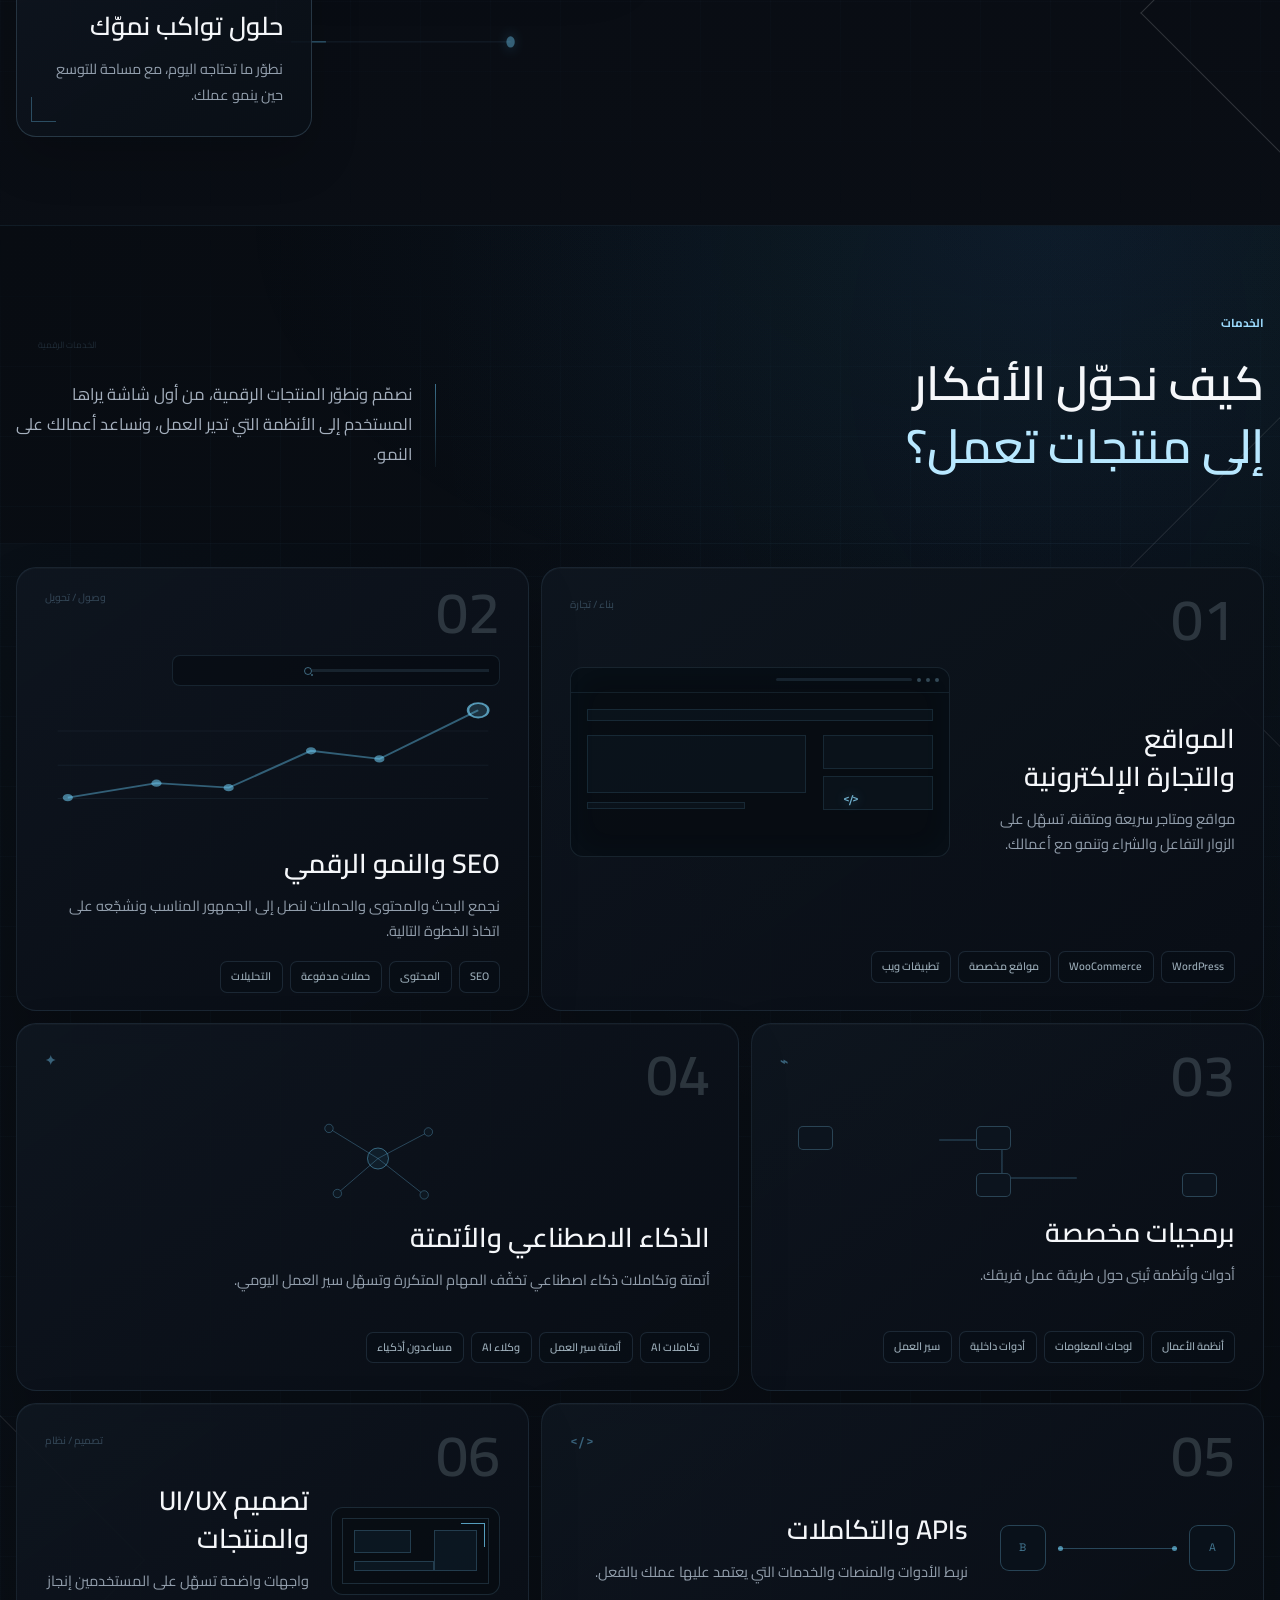
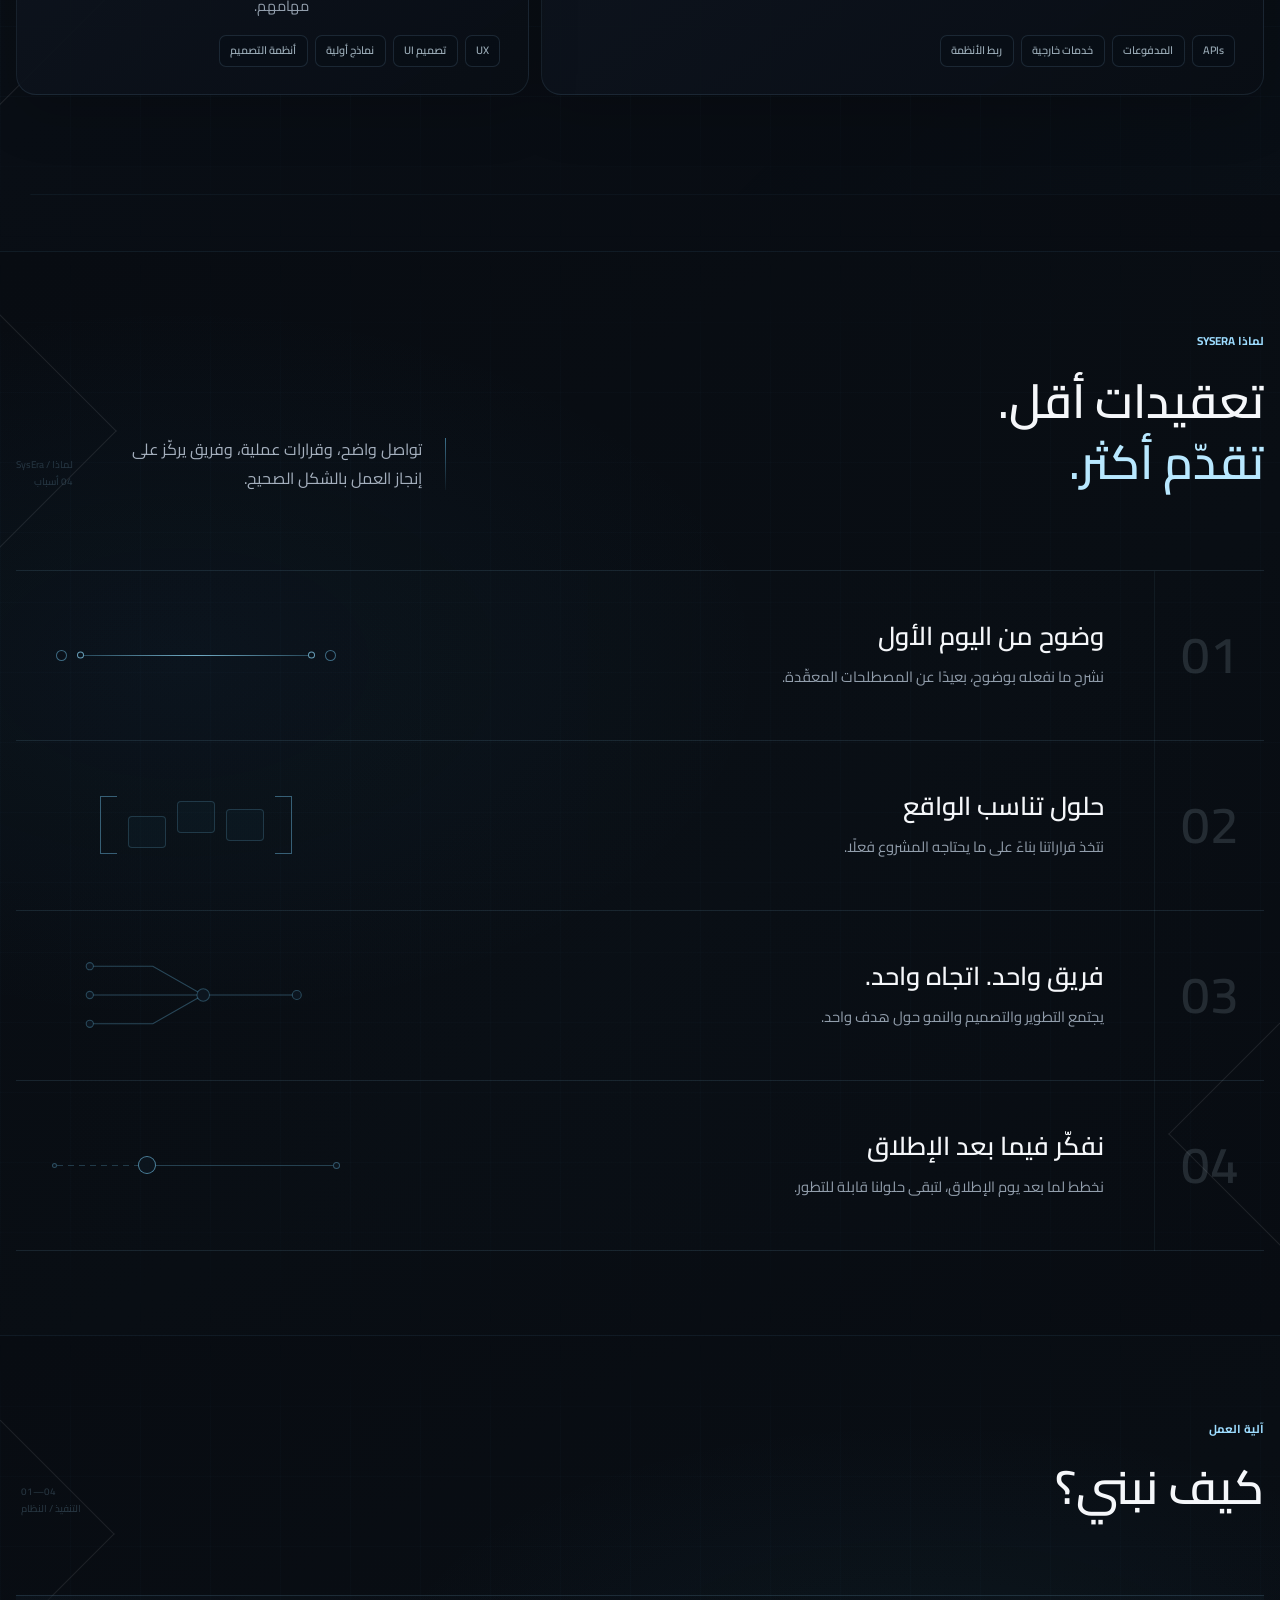
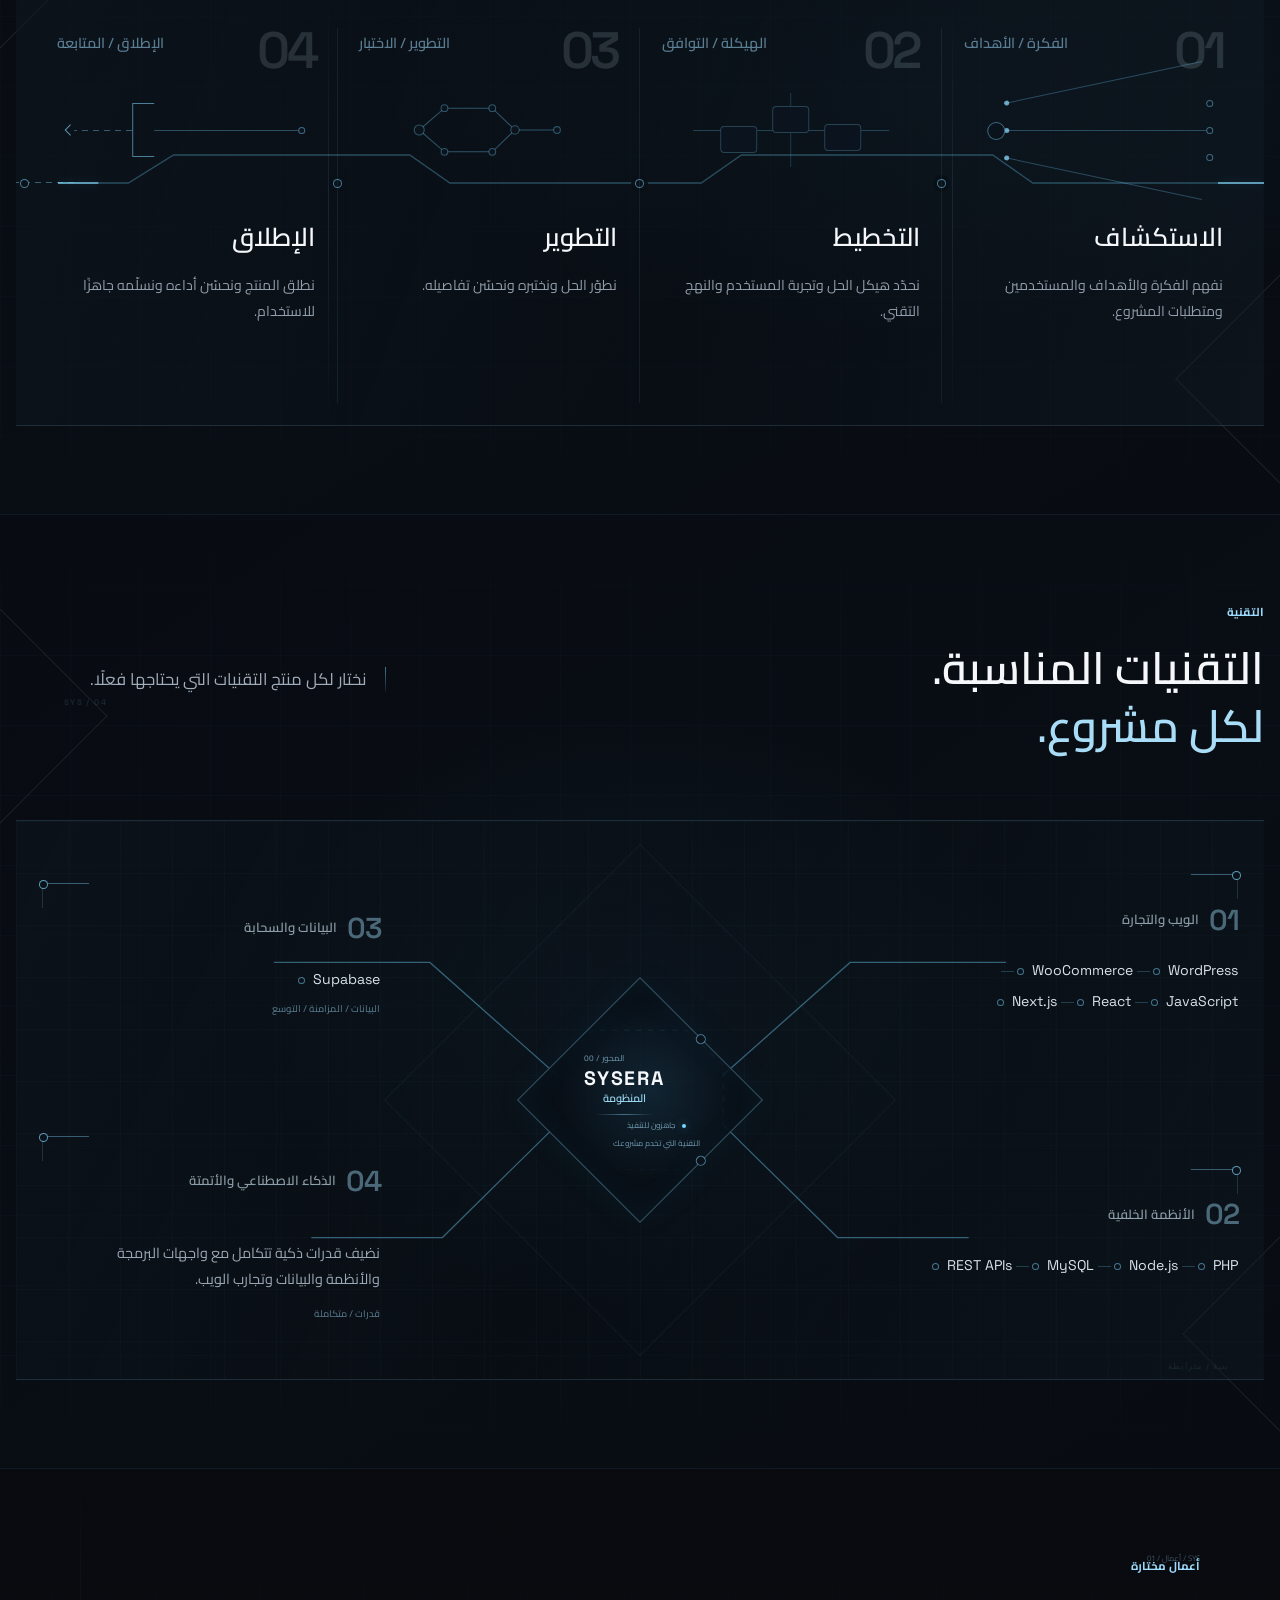
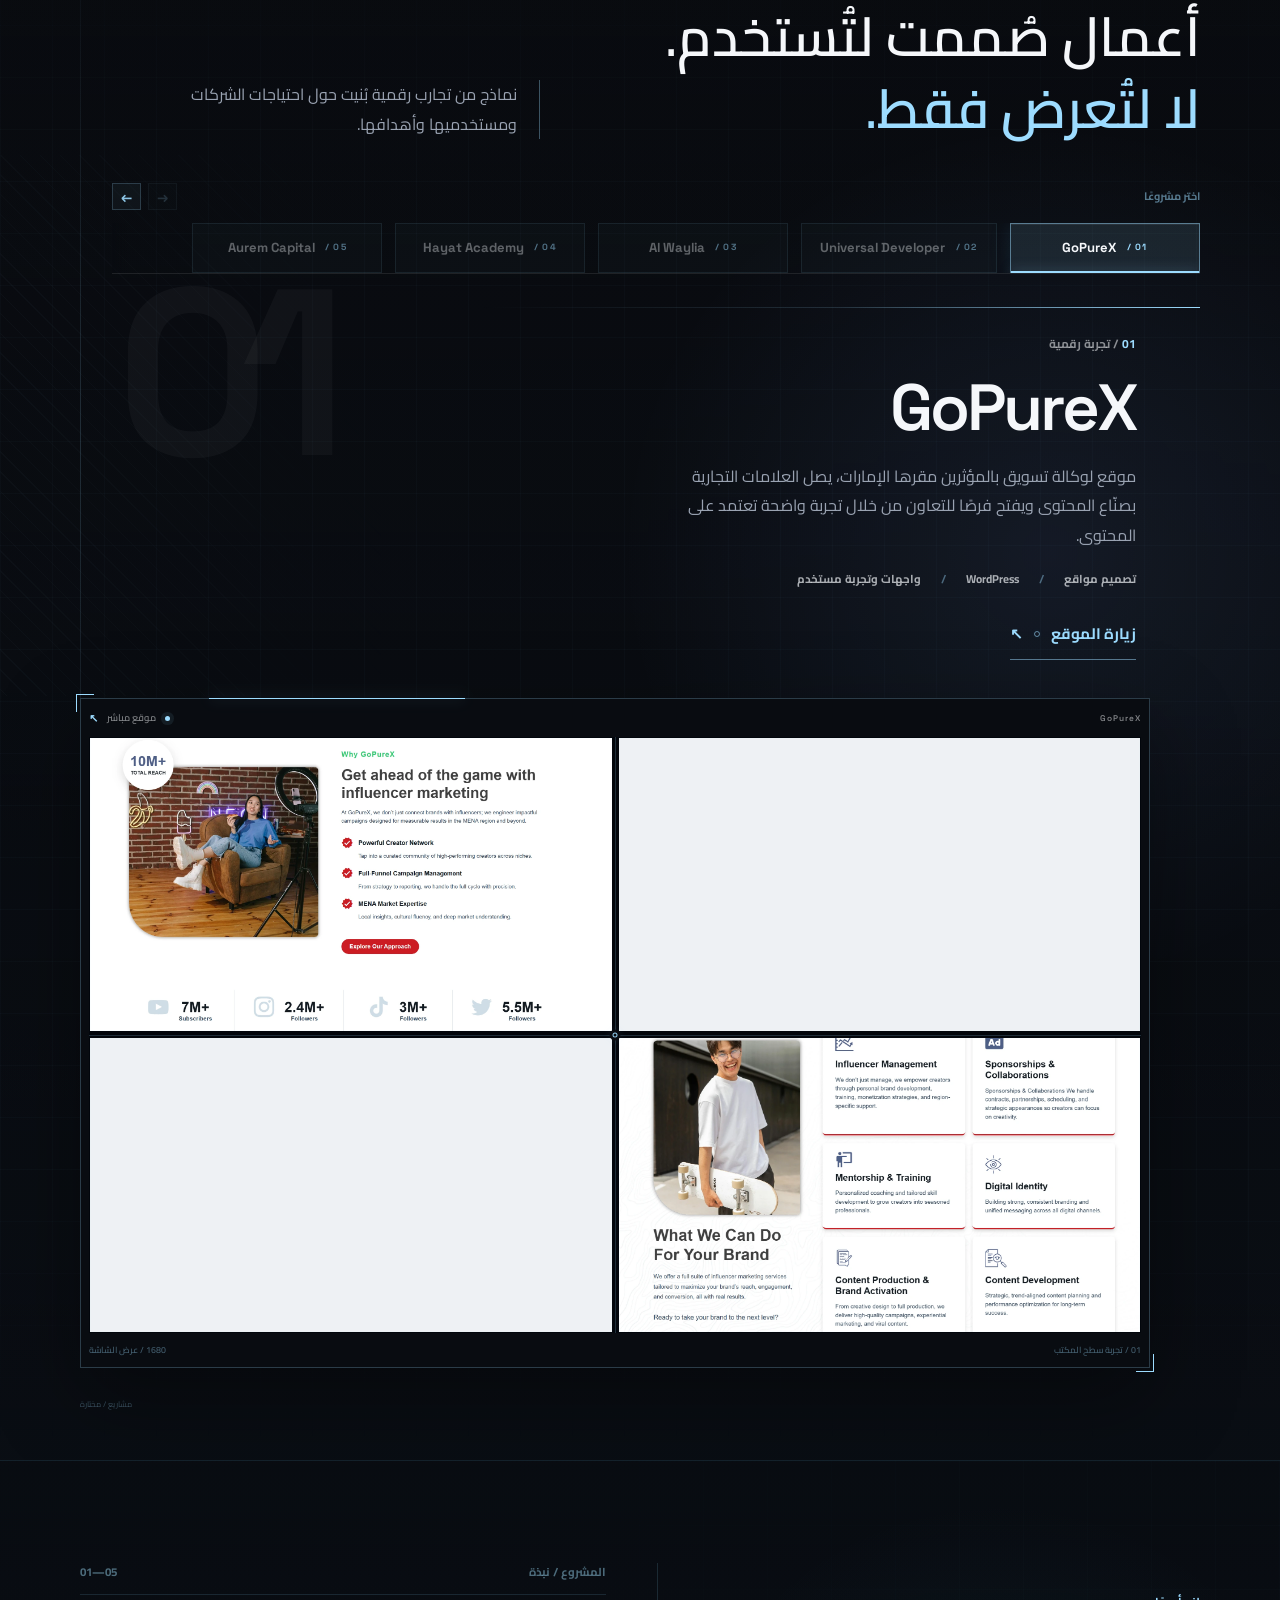
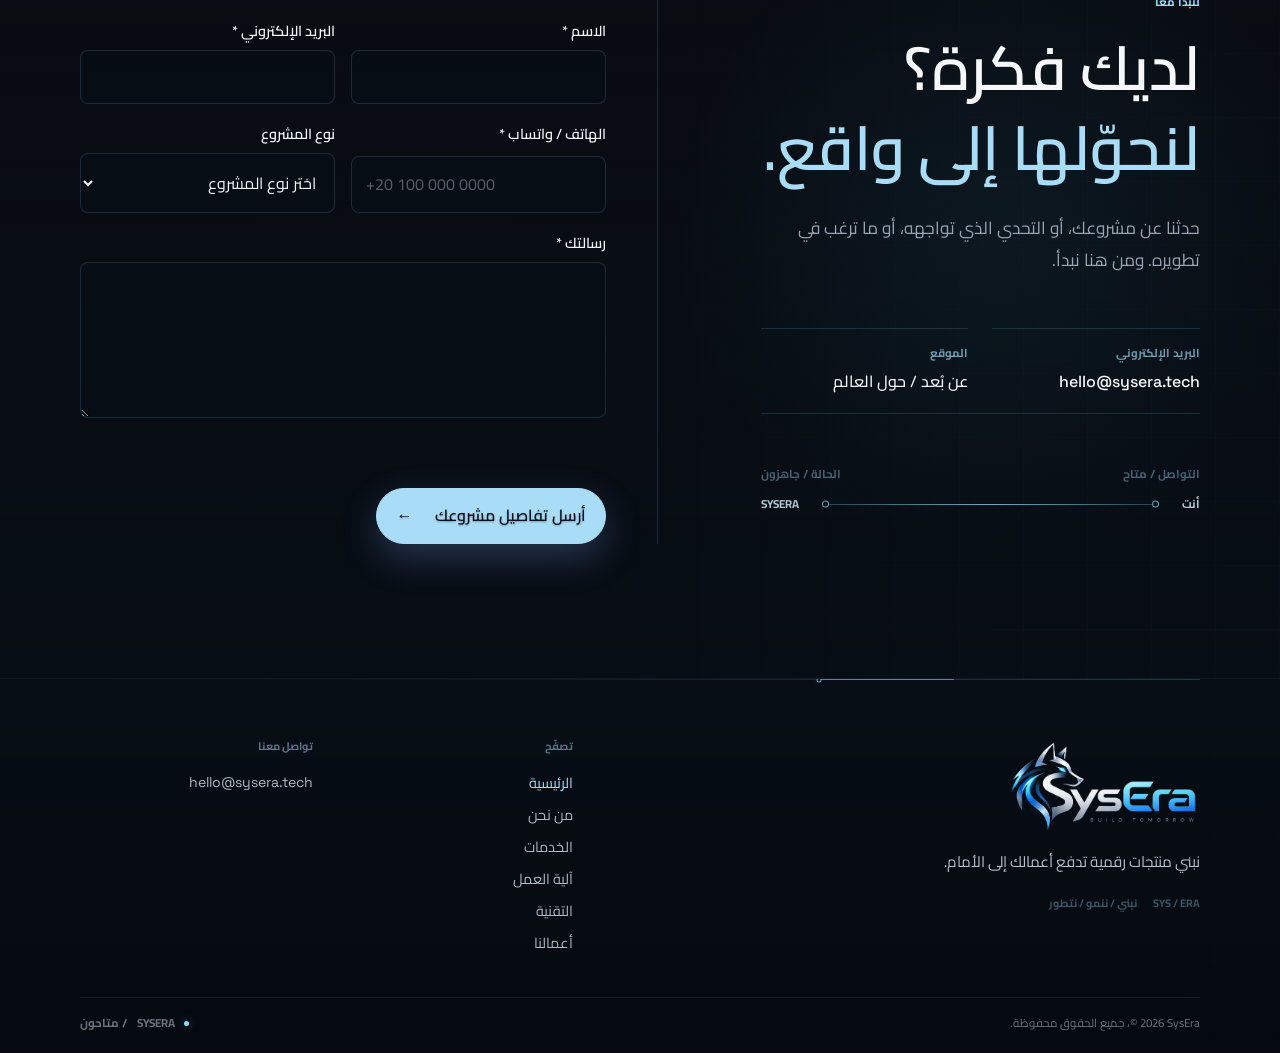
<file: ar/index.html>
<!DOCTYPE html>
<html lang="ar" dir="rtl">
  <head>
    <meta charset="UTF-8" />
    <meta name="viewport" content="width=device-width, initial-scale=1.0" />
    <title>SysEra | حلول رقمية تصنع نموًا لأعمالك</title>
    <meta name="description" content="تطوّر SysEra مواقع عالية الأداء وحلولاً برمجية وتجارب تجارة إلكترونية وخدمات نمو رقمي تساعد الشركات على التميّز والتطور." />
    <meta name="robots" content="index, follow, max-image-preview:large" />
    <meta name="theme-color" content="#08090D" />
    <link rel="canonical" href="https://sysera.tech/ar" />
    <link rel="alternate" hreflang="en" href="https://sysera.tech/" />
    <link rel="alternate" hreflang="ar" href="https://sysera.tech/ar" />
    <meta property="og:type" content="website" />
    <meta property="og:site_name" content="SysEra" />
    <meta property="og:title" content="SysEra | حلول رقمية تصنع نموًا لأعمالك" />
    <meta property="og:description" content="تطوّر SysEra مواقع عالية الأداء وحلولاً برمجية وتجارب تجارة إلكترونية وخدمات نمو رقمي تساعد الشركات على التميّز والتطور." />
    <meta property="og:url" content="https://sysera.tech/ar" />
    <meta property="og:image" content="https://sysera.tech/assets/images/social/sys-era-social-preview.jpg" />
    <meta property="og:image:secure_url" content="https://sysera.tech/assets/images/social/sys-era-social-preview.jpg" />
    <meta property="og:image:type" content="image/jpeg" />
    <meta property="og:image:width" content="1200" />
    <meta property="og:image:height" content="630" />
    <meta property="og:image:alt" content="SysEra software development and digital solutions preview" />
    <meta name="twitter:card" content="summary_large_image" />
    <meta name="twitter:title" content="SysEra | حلول رقمية تصنع نموًا لأعمالك" />
    <meta name="twitter:description" content="تطوّر SysEra مواقع عالية الأداء وحلولاً برمجية وتجارب تجارة إلكترونية وخدمات نمو رقمي تساعد الشركات على التميّز والتطور." />
    <meta name="twitter:image" content="https://sysera.tech/assets/images/social/sys-era-social-preview.jpg" />
    <meta name="twitter:image:alt" content="SysEra — Software Development & Digital Solutions" />
    <link rel="icon" type="image/png" sizes="1254x1254" href="../assets/logo/sys-era-favicon.png" />
    <script type="application/ld+json">
      {
        "@context": "https://schema.org",
        "@graph": [
          {
            "@type": "WebSite",
            "@id": "https://sysera.tech/#website",
            "url": "https://sysera.tech/",
            "name": "SysEra",
            "publisher": {
              "@id": "https://sysera.tech/#organization"
            }
          },
          {
            "@type": "Organization",
            "@id": "https://sysera.tech/#organization",
            "name": "SysEra",
            "url": "https://sysera.tech/",
            "logo": {
              "@type": "ImageObject",
              "url": "https://sysera.tech/assets/logo/sys-era-logo.png"
            }
          }
        ]
      }
    </script>
    <script src="../js/theme.js"></script>
    <link rel="preconnect" href="https://fonts.googleapis.com" />
    <link rel="preconnect" href="https://fonts.gstatic.com" crossorigin />
    <link href="https://fonts.googleapis.com/css2?family=Cairo:wght@400;500;600;700&family=Inter:wght@400;500;600;700&family=Sora:wght@600&family=Space+Grotesk:wght@500;600;700&display=swap" rel="stylesheet" />
    <link rel="stylesheet" href="../css/style.css" />
    <link rel="stylesheet" href="../css/ar.css" />
    <script src="../js/language.js"></script>
  </head>
  <body>
    <header class="site-header" id="top">
      <div class="container nav-wrap">
        <div class="nav-shell">
          <a class="brand" href="#home" data-view-route="home" aria-label="الرئيسية - SysEra">
            <img src="../assets/logo/sys-era-logo.png" alt="SysEra — Build Tomorrow" />
          </a>

          <nav class="site-nav" id="site-menu" aria-label="التنقل الرئيسي">
            <a href="#home" data-view-route="home">الرئيسية</a>
            <a href="#about" data-view-route="about">من نحن</a>
            <a href="#services" data-view-route="services">الخدمات</a>
            <a href="#process" data-view-route="process">آلية العمل</a>
            <a href="#technology" data-view-route="technology">التقنية</a>
            <a href="#selected-work" data-view-route="selected-work">أعمالنا</a>
            <a href="#contact" data-view-route="contact">تواصل معنا</a>
            <a href="/" class="language-switch" data-language="en" lang="en" hreflang="en" aria-label="Switch to English"><svg viewBox="0 0 24 24" aria-hidden="true" focusable="false"><circle cx="12" cy="12" r="9" /><path d="M3 12h18M12 3c2.5 2.5 3.8 5.5 3.8 9s-1.3 6.5-3.8 9M12 3c-2.5 2.5-3.8 5.5-3.8 9s1.3 6.5 3.8 9" /></svg>English</a>
            <button class="theme-toggle" type="button" data-theme-toggle aria-label="الوضع الفاتح غير مفعّل، التبديل إلى الوضع الفاتح" aria-pressed="false"><span data-theme-icon aria-hidden="true">☼</span><span class="theme-toggle-label">فاتح</span></button>
          </nav>

          <a href="#contact" class="btn btn-primary nav-cta" data-view-route="contact">لنتحدث</a>

          <button class="nav-toggle" type="button" aria-expanded="false" aria-controls="site-menu" aria-label="فتح قائمة التنقل" data-open-label="فتح قائمة التنقل" data-close-label="إغلاق قائمة التنقل">
            <span></span>
            <span></span>
            <span></span>
          </button>
        </div>
      </div>
    </header>

    <main id="home">
      <section class="section hero" aria-labelledby="hero-title">
        <div class="hero-atmosphere" aria-hidden="true">
          <div class="hero-grid-lines"></div>
          <div class="hero-cursor-light"></div>
          <svg class="wolf-geometry" viewBox="0 0 900 650" preserveAspectRatio="xMidYMid meet">
            <g>
              <path d="M450 96 548 158 637 110 608 260 694 333 580 368 529 510 450 444 371 510 320 368 206 333 292 260 263 110 352 158Z" />
              <path d="m292 260 158 74 158-74M352 158l98 176 98-176M320 368l130-34 130 34M371 510l79-176 79 176" />
              <path d="m356 305 46 18-38 38m180-56-46 18 38 38M409 400h82" />
              <circle cx="364" cy="361" r="5" />
              <circle cx="536" cy="361" r="5" />
            </g>
          </svg>
          <span class="tech-mark tech-mark-one">[ 01 ]</span>
          <span class="tech-mark tech-mark-two">SYS / ERA</span>
          <span class="tech-mark tech-mark-three">&lt;/&gt;</span>
          <span class="data-node data-node-one"></span>
          <span class="data-node data-node-two"></span>
          <span class="data-node data-node-three"></span>
        </div>

        <div class="container hero-inner">
          <div class="hero-copy">
            <div class="hero-badge hero-enter hero-enter-badge" aria-label="نبني التغيير: مواقع، برمجيات، نمو، وذكاء اصطناعي">
              <span class="status-dot" aria-hidden="true"></span>
              <span class="hero-badge-label">نبني التغيير.</span>
              <span class="hero-keyword-module" aria-hidden="true">
                <span class="hero-keywords">
                  <span class="hero-keyword-item">01 / مواقع</span>
                  <span class="hero-keyword-item">02 / برمجيات</span>
                  <span class="hero-keyword-item">03 / نمو</span>
                  <span class="hero-keyword-item">04 / ذكاء اصطناعي</span>
                </span>
                <span class="hero-keyword-signal"></span>
              </span>
              <svg viewBox="0 0 18 18" aria-hidden="true"><path d="m9 1 1.4 5.6L16 8l-5.6 1.4L9 15l-1.4-5.6L2 8l5.6-1.4L9 1Z" /></svg>
            </div>

            <h1 id="hero-title">
              <span class="headline-line hero-enter hero-enter-line-one">نبني تجارب رقمية</span>
              <span class="headline-line headline-accent hero-enter hero-enter-line-two">تصنع فرقًا لأعمالك.</span>
            </h1>

            <p class="lead hero-enter hero-enter-copy"><span class="lead-line">نطوّر حلولًا رقمية متكاملة تجعل عملك</span> <span class="lead-line">أكثر كفاءة وتمنحه مساحة أكبر للنمو.</span></p>

            <div class="hero-actions hero-enter hero-enter-actions">
              <a href="#contact" class="btn btn-primary hero-primary">ابدأ مشروعك</a>
              <a href="#services" class="btn btn-secondary hero-secondary">اكتشف خدماتنا <span aria-hidden="true">↓</span></a>
            </div>
          </div>
        </div>

        <div class="capabilities-strip hero-enter hero-enter-strip" aria-label="مجالات عمل SysEra">
          <div class="capabilities-track">
            <div class="capabilities-group">
              <span>تطوير المواقع</span><i>✦</i><span>التجارة الإلكترونية</span><i>✦</i><span>تحسين محركات البحث</span><i>✦</i><span>التسويق الرقمي</span><i>✦</i><span>برمجيات مخصصة</span><i>✦</i><span>الذكاء الاصطناعي والأتمتة</span><i>✦</i><span>ربط الأنظمة</span><i>✦</i><span>تصميم الواجهات</span><i>✦</i>
            </div>
            <div class="capabilities-group" aria-hidden="true">
              <span>تطوير المواقع</span><i>✦</i><span>التجارة الإلكترونية</span><i>✦</i><span>تحسين محركات البحث</span><i>✦</i><span>التسويق الرقمي</span><i>✦</i><span>برمجيات مخصصة</span><i>✦</i><span>الذكاء الاصطناعي والأتمتة</span><i>✦</i><span>ربط الأنظمة</span><i>✦</i><span>تصميم الواجهات</span><i>✦</i>
            </div>
          </div>
        </div>
      </section>

      <section lang="ar" dir="rtl" id="about" class="section about-section">
        <div class="about-atmosphere" aria-hidden="true">
          <span class="about-angle about-angle-one"></span>
          <span class="about-angle about-angle-two"></span>
        </div>

        <div class="container about-layout">
          <div class="about-editorial">
            <p class="eyebrow reveal about-reveal about-reveal-eyebrow">عن SysEra</p>
            <h2>
              <span class="about-headline-line reveal about-reveal about-reveal-line-one">لا نكتفي بالتنفيذ.</span>
              <span class="about-headline-line about-headline-accent reveal about-reveal about-reveal-line-two">نجعل الحل يعمل لصالحك.</span>
            </h2>
            <p class="about-intro reveal about-reveal about-reveal-copy">SysEra فريق رقمي يجمع التطوير والتصميم والنمو تحت سقف واحد. نختار لكل مشروع ما يحتاجه فعلًا، بدلًا من فرض تقنية أو طريقة عمل ثابتة عليه.</p>
          </div>

          <div class="about-bento" aria-label="كيف تعمل SysEra">
            <svg class="about-connector" viewBox="0 0 600 500" preserveAspectRatio="none" aria-hidden="true">
              <path class="connector-base" d="M104 170H322V92H506V342H340V418H116" />
              <path class="connector-signal" d="M104 170H322V92H506V342H340V418H116" />
              <circle cx="104" cy="170" r="4" />
              <circle cx="506" cy="92" r="4" />
              <circle cx="116" cy="418" r="4" />
            </svg>

            <article class="philosophy-block philosophy-primary reveal about-reveal about-reveal-card-one" tabindex="0">
              <span class="philosophy-number">01</span>
              <span class="philosophy-detail" aria-hidden="true">العمل / أولًا</span>
              <div class="philosophy-copy">
                <h3>حلول تبدأ من احتياجات عملك</h3>
                <p>نختار طريقة العمل بحسب احتياجات مشروعك.</p>
              </div>
              <span class="block-corner" aria-hidden="true"></span>
            </article>

            <article class="philosophy-block philosophy-secondary reveal about-reveal about-reveal-card-two" tabindex="0">
              <span class="philosophy-number">02</span>
              <span class="philosophy-detail" aria-hidden="true">فريق / واحد</span>
              <div class="philosophy-copy">
                <h3>فريق واحد، قدرات أكثر</h3>
                <p>نعمل بفريق يجمع التطوير والتصميم والنمو بدلًا من فرق منفصلة.</p>
              </div>
              <span class="block-corner" aria-hidden="true"></span>
            </article>

            <article class="philosophy-block philosophy-tertiary reveal about-reveal about-reveal-card-three" tabindex="0">
              <span class="philosophy-number">03</span>
              <span class="philosophy-detail" aria-hidden="true">نمو / مستمر</span>
              <div class="philosophy-copy">
                <h3>حلول تواكب نموّك</h3>
                <p>نطوّر ما تحتاجه اليوم، مع مساحة للتوسع حين ينمو عملك.</p>
              </div>
              <span class="block-corner" aria-hidden="true"></span>
            </article>
          </div>
        </div>
      </section>

      <section lang="ar" dir="rtl" id="services" class="section services-section" aria-labelledby="services-title">
        <div class="services-atmosphere" aria-hidden="true">
          <span class="services-angle services-angle-one"></span>
          <span class="services-angle services-angle-two"></span>
          <span class="services-micro-label">الخدمات الرقمية</span>
        </div>

        <div class="container services-inner">
          <div class="services-intro">
            <div>
              <p class="eyebrow reveal service-reveal service-reveal-eyebrow">الخدمات</p>
              <h2 id="services-title">
                <span class="services-headline-line reveal service-reveal service-reveal-line-one">كيف نحوّل الأفكار</span>
                <span class="services-headline-line services-headline-accent reveal service-reveal service-reveal-line-two">إلى منتجات تعمل؟</span>
              </h2>
            </div>
            <p class="services-summary reveal service-reveal service-reveal-summary">نصمّم ونطوّر المنتجات الرقمية، من أول شاشة يراها المستخدم إلى الأنظمة التي تدير العمل، ونساعد أعمالك على النمو.</p>
          </div>

          <div class="service-matrix">
            <article class="service-module service-web reveal service-reveal service-reveal-anchor-one">
              <div class="service-module-head">
                <span class="service-number">01</span>
                <span class="service-code" aria-hidden="true">بناء / تجارة</span>
              </div>
              <div class="service-body">
                <div class="service-copy">
                  <h3>المواقع و<span class="service-title-nowrap">التجارة الإلكترونية</span></h3>
                  <p>مواقع ومتاجر سريعة ومتقنة، تسهّل على الزوار التفاعل والشراء وتنمو مع أعمالك.</p>
                </div>
                <div class="service-visual web-visual" aria-hidden="true">
                  <div class="browser-chrome"><i></i><i></i><i></i><span></span></div>
                  <div class="browser-layout">
                    <span class="web-nav"></span>
                    <span class="web-hero-block"></span>
                    <span class="web-copy-block"></span>
                    <span class="web-card-block web-card-one"></span>
                    <span class="web-card-block web-card-two"></span>
                    <span class="web-code-indicator">&lt;/&gt;</span>
                  </div>
                </div>
              </div>
              <ul class="service-capabilities" aria-label="خدمات المواقع والتجارة الإلكترونية">
                <li>WordPress</li><li>WooCommerce</li><li>مواقع مخصصة</li><li>تطبيقات ويب</li>
              </ul>
            </article>

            <article class="service-module service-growth reveal service-reveal service-reveal-anchor-two">
              <div class="service-module-head">
                <span class="service-number">02</span>
                <span class="service-code" aria-hidden="true">وصول / تحويل</span>
              </div>
              <div class="service-visual growth-visual" aria-hidden="true">
                <div class="search-field"><span></span><i></i></div>
                <svg viewBox="0 0 360 150" preserveAspectRatio="none">
                  <path class="growth-grid" d="M10 125H350M10 88H350M10 50H350" />
                  <path class="growth-path" d="M18 124 88 108 145 113 210 72 264 81 342 27" />
                  <circle cx="18" cy="124" r="4" /><circle cx="88" cy="108" r="4" /><circle cx="145" cy="113" r="4" /><circle cx="210" cy="72" r="4" /><circle cx="264" cy="81" r="4" /><circle class="growth-target" cx="342" cy="27" r="8" />
                </svg>
              </div>
              <div class="service-copy">
                <h3><bdi>SEO</bdi> والنمو الرقمي</h3>
                <p>نجمع البحث والمحتوى والحملات لنصل إلى الجمهور المناسب ونشجّعه على اتخاذ الخطوة التالية.</p>
              </div>
              <ul class="service-capabilities" aria-label="خدمات SEO والنمو الرقمي">
                <li>SEO</li><li>المحتوى</li><li>حملات مدفوعة</li><li>التحليلات</li>
              </ul>
            </article>

            <article class="service-module service-software reveal service-reveal service-reveal-three">
              <div class="service-module-head">
                <span class="service-number">03</span>
                <span class="service-symbol" aria-hidden="true">⌁</span>
              </div>
              <div class="service-visual software-visual" aria-hidden="true">
                <span class="system-node system-node-a"></span><span class="system-node system-node-b"></span><span class="system-node system-node-c"></span><span class="system-node system-node-d"></span>
                <svg viewBox="0 0 250 100"><path d="M45 28H118V72H205M118 28V15M118 72V88" /><circle cx="118" cy="28" r="3" /><circle cx="118" cy="72" r="3" /></svg>
              </div>
              <div class="service-copy">
                <h3>برمجيات مخصصة</h3>
                <p>أدوات وأنظمة تُبنى حول طريقة عمل فريقك.</p>
              </div>
              <ul class="service-capabilities" aria-label="خدمات البرمجيات المخصصة">
                <li>أنظمة الأعمال</li><li>لوحات المعلومات</li><li>أدوات داخلية</li><li>سير العمل</li>
              </ul>
            </article>

            <article class="service-module service-ai reveal service-reveal service-reveal-four">
              <div class="service-module-head">
                <span class="service-number">04</span>
                <span class="service-symbol service-spark" aria-hidden="true">✦</span>
              </div>
              <div class="service-visual ai-visual" aria-hidden="true">
                <svg viewBox="0 0 220 150">
                  <path d="M110 75 40 32M110 75l72-38M110 75l-58 50M110 75l66 52" />
                  <circle class="ai-core" cx="110" cy="75" r="15" /><circle cx="40" cy="32" r="6" /><circle cx="182" cy="37" r="6" /><circle cx="52" cy="125" r="6" /><circle cx="176" cy="127" r="6" />
                  <circle class="ai-pulse" cx="110" cy="75" r="4" />
                </svg>
              </div>
              <div class="service-copy">
                <h3>الذكاء الاصطناعي والأتمتة</h3>
                <p>أتمتة وتكاملات ذكاء اصطناعي تخفّف المهام المتكررة وتسهّل سير العمل اليومي.</p>
              </div>
              <ul class="service-capabilities" aria-label="خدمات الذكاء الاصطناعي والأتمتة">
                <li>تكاملات AI</li><li>أتمتة سير العمل</li><li>وكلاء AI</li><li>مساعدون أذكياء</li>
              </ul>
            </article>

            <article class="service-module service-api reveal service-reveal service-reveal-five">
              <div class="service-module-head">
                <span class="service-number">05</span>
                <span class="service-symbol" aria-hidden="true">&lt;/&gt;</span>
              </div>
              <div class="service-visual api-visual" aria-hidden="true">
                <span class="api-endpoint api-endpoint-a">A</span>
                <span class="api-line"><i></i></span>
                <span class="api-endpoint api-endpoint-b">B</span>
              </div>
              <div class="service-copy">
                <h3><bdi>APIs</bdi> والتكاملات</h3>
                <p>نربط الأدوات والمنصات والخدمات التي يعتمد عليها عملك بالفعل.</p>
              </div>
              <ul class="service-capabilities" aria-label="خدمات APIs والتكاملات">
                <li>APIs</li><li>المدفوعات</li><li>خدمات خارجية</li><li>ربط الأنظمة</li>
              </ul>
            </article>

            <article class="service-module service-design reveal service-reveal service-reveal-six">
              <div class="service-module-head">
                <span class="service-number">06</span>
                <span class="service-code" aria-hidden="true">تصميم / نظام</span>
              </div>
              <div class="service-visual design-visual" aria-hidden="true">
                <span class="design-frame"></span>
                <span class="design-block design-block-one"></span>
                <span class="design-block design-block-two"></span>
                <span class="design-block design-block-three"></span>
                <span class="design-selection"></span>
              </div>
              <div class="service-copy">
                <h3>تصميم <bdi>UI/UX</bdi> والمنتجات</h3>
                <p>واجهات واضحة تسهّل على المستخدمين إنجاز مهامهم.</p>
              </div>
              <ul class="service-capabilities" aria-label="خدمات تصميم UI/UX والمنتجات">
                <li>UX</li><li>تصميم UI</li><li>نماذج أولية</li><li>أنظمة التصميم</li>
              </ul>
            </article>
          </div>
        </div>
      </section>

      <section lang="ar" dir="rtl" id="why-us" class="section why-us-section" aria-labelledby="why-us-title">
        <div class="why-atmosphere" aria-hidden="true">
          <span class="why-angle why-angle-one"></span>
          <span class="why-angle why-angle-two"></span>
        </div>

        <div class="container why-inner">
          <div class="why-intro">
            <div>
              <p class="eyebrow reveal why-reveal why-reveal-eyebrow">لماذا SysEra</p>
              <h2 id="why-us-title">
                <span class="why-headline-line reveal why-reveal why-reveal-line-one">تعقيدات أقل.</span>
                <span class="why-headline-line why-headline-accent reveal why-reveal why-reveal-line-two">تقدّم أكثر.</span>
              </h2>
            </div>
            <div class="why-intro-aside">
              <p class="why-summary reveal why-reveal why-reveal-summary">تواصل واضح، وقرارات عملية، وفريق يركّز على إنجاز العمل بالشكل الصحيح.</p>
              <span class="why-micro-label" aria-hidden="true">لماذا / SysEra<br>04 أسباب</span>
            </div>
          </div>

          <div class="why-rows">
            <article class="why-row why-row-signal reveal why-reveal why-reveal-row-one">
              <span class="why-number">01</span>
              <div class="why-copy">
                <h3>وضوح من اليوم الأول</h3>
                <p>نشرح ما نفعله بوضوح، بعيدًا عن المصطلحات المعقّدة.</p>
              </div>
              <div class="why-visual signal-visual" aria-hidden="true">
                <span class="signal-node signal-node-start"></span>
                <span class="signal-line"><i></i></span>
                <span class="signal-node signal-node-end"></span>
              </div>
            </article>

            <article class="why-row why-row-structure reveal why-reveal why-reveal-row-two">
              <span class="why-number">02</span>
              <div class="why-copy">
                <h3>حلول تناسب الواقع</h3>
                <p>نتخذ قراراتنا بناءً على ما يحتاجه المشروع فعلًا.</p>
              </div>
              <div class="why-visual structure-visual" aria-hidden="true">
                <span class="structure-bracket structure-bracket-left"></span>
                <span class="structure-block structure-block-one"></span>
                <span class="structure-block structure-block-two"></span>
                <span class="structure-block structure-block-three"></span>
                <span class="structure-bracket structure-bracket-right"></span>
              </div>
            </article>

            <article class="why-row why-row-converge reveal why-reveal why-reveal-row-three">
              <span class="why-number">03</span>
              <div class="why-copy">
                <h3>فريق واحد. اتجاه واحد.</h3>
                <p>يجتمع التطوير والتصميم والنمو حول هدف واحد.</p>
              </div>
              <div class="why-visual converge-visual" aria-hidden="true">
                <svg viewBox="0 0 280 100" preserveAspectRatio="xMidYMid meet">
                  <path d="M22 18H92L148 50H252" />
                  <path d="M22 50H148" />
                  <path d="M22 82H92L148 50" />
                  <circle cx="22" cy="18" r="4" /><circle cx="22" cy="50" r="4" /><circle cx="22" cy="82" r="4" />
                  <circle class="converge-core" cx="148" cy="50" r="7" /><circle class="converge-target" cx="252" cy="50" r="5" />
                </svg>
              </div>
            </article>

            <article class="why-row why-row-continuity reveal why-reveal why-reveal-row-four">
              <span class="why-number">04</span>
              <div class="why-copy">
                <h3>نفكّر فيما بعد الإطلاق</h3>
                <p>نخطط لما بعد يوم الإطلاق، لتبقى حلولنا قابلة للتطور.</p>
              </div>
              <div class="why-visual continuity-visual" aria-hidden="true">
                <span class="continuity-origin"></span>
                <span class="continuity-path"><i></i></span>
                <span class="continuity-launch"></span>
                <span class="continuity-beyond"><i></i></span>
                <span class="continuity-next"></span>
              </div>
            </article>
          </div>
        </div>
      </section>

      <section lang="ar" dir="rtl" id="process" class="section process-section" aria-labelledby="process-title">
        <div class="process-atmosphere" aria-hidden="true">
          <span class="process-angle process-angle-one"></span>
          <span class="process-angle process-angle-two"></span>
        </div>

        <div class="container process-inner">
          <div class="process-intro">
            <div>
              <p class="eyebrow reveal process-reveal process-reveal-eyebrow">آلية العمل</p>
              <h2 id="process-title" class="reveal process-reveal process-reveal-title">كيف نبني؟</h2>
            </div>
            <span class="process-micro-label reveal process-reveal process-reveal-label" aria-hidden="true"><bdi dir="ltr">01—04</bdi><br>التنفيذ / النظام</span>
          </div>

          <div class="process-system reveal" aria-label="مراحل تنفيذ المشاريع في SysEra">
            <svg class="pipeline-route" viewBox="0 0 1200 220" preserveAspectRatio="none" aria-hidden="true">
              <path class="pipeline-route-base" d="M0 110H230L270 82H520L560 110H810L850 82H1085L1130 110H1200" />
              <path class="pipeline-route-energy" d="M0 110H230L270 82H520L560 110H810L850 82H1085L1130 110H1200" />
            </svg>
            <span class="pipeline-continuation" aria-hidden="true"><i></i></span>

            <div class="process-stages">
              <article class="process-stage process-discover reveal process-reveal process-reveal-stage-one">
                <div class="process-stage-head"><span class="process-number">01</span><span class="process-stage-code" aria-hidden="true">الفكرة / الأهداف</span></div>
                <div class="process-visual discover-visual" aria-hidden="true">
                  <span class="discover-source discover-source-one"></span><span class="discover-source discover-source-two"></span><span class="discover-source discover-source-three"></span>
                  <span class="discover-path discover-path-one"><i></i></span><span class="discover-path discover-path-two"><i></i></span><span class="discover-path discover-path-three"><i></i></span>
                  <span class="discover-core"></span>
                </div>
                <div class="process-copy"><h3>الاستكشاف</h3><p>نفهم الفكرة والأهداف والمستخدمين ومتطلبات المشروع.</p></div>
                <span class="stage-port" aria-hidden="true"></span>
              </article>

              <article class="process-stage process-plan reveal process-reveal process-reveal-stage-two">
                <div class="process-stage-head"><span class="process-number">02</span><span class="process-stage-code" aria-hidden="true">الهيكلة / التوافق</span></div>
                <div class="process-visual plan-visual" aria-hidden="true">
                  <span class="plan-axis plan-axis-x"></span><span class="plan-axis plan-axis-y"></span>
                  <span class="plan-unit plan-unit-one"></span><span class="plan-unit plan-unit-two"></span><span class="plan-unit plan-unit-three"></span>
                </div>
                <div class="process-copy"><h3>التخطيط</h3><p>نحدّد هيكل الحل وتجربة المستخدم والنهج التقني.</p></div>
                <span class="stage-port" aria-hidden="true"></span>
              </article>

              <article class="process-stage process-build reveal process-reveal process-reveal-stage-three">
                <div class="process-stage-head"><span class="process-number">03</span><span class="process-stage-code" aria-hidden="true">التطوير / الاختبار</span></div>
                <div class="process-visual build-visual" aria-hidden="true">
                  <svg viewBox="0 0 220 100">
                    <path d="M28 50H78L105 24H162L192 50M78 50l27 26h57l30-26" />
                    <circle cx="28" cy="50" r="4" /><circle cx="78" cy="50" r="5" /><circle cx="105" cy="24" r="4" /><circle cx="105" cy="76" r="4" /><circle cx="162" cy="24" r="4" /><circle cx="162" cy="76" r="4" /><circle class="build-output" cx="192" cy="50" r="6" />
                    <circle class="build-pulse" cx="28" cy="50" r="3" />
                  </svg>
                </div>
                <div class="process-copy"><h3>التطوير</h3><p>نطوّر الحل ونختبره ونحسّن تفاصيله.</p></div>
                <span class="stage-port" aria-hidden="true"></span>
              </article>

              <article class="process-stage process-launch reveal process-reveal process-reveal-stage-four">
                <div class="process-stage-head"><span class="process-number">04</span><span class="process-stage-code" aria-hidden="true">الإطلاق / المتابعة</span></div>
                <div class="process-visual launch-visual" aria-hidden="true">
                  <span class="launch-entry"></span><span class="launch-line"><i></i></span><span class="launch-gate"></span><span class="launch-exit"></span><span class="launch-arrow"></span>
                </div>
                <div class="process-copy"><h3>الإطلاق</h3><p>نطلق المنتج ونحسّن أداءه ونسلّمه جاهزًا للاستخدام.</p></div>
                <span class="stage-port" aria-hidden="true"></span>
              </article>
            </div>
          </div>
        </div>
      </section>

      <section lang="ar" dir="rtl" id="technology" class="section tech-section" aria-labelledby="technology-title">
        <div class="tech-atmosphere" aria-hidden="true">
          <span class="tech-coordinate tech-coordinate-one">SYS / 04</span>
          <span class="tech-coordinate tech-coordinate-two">بنية / مترابطة</span>
          <span class="tech-angle tech-angle-one"></span>
          <span class="tech-angle tech-angle-two"></span>
        </div>

        <div class="container tech-inner">
          <div class="tech-intro">
            <div>
              <p class="eyebrow reveal">التقنية</p>
              <h2 id="technology-title" class="reveal">التقنيات المناسبة.<br><span>لكل مشروع.</span></h2>
            </div>
            <p class="tech-summary reveal">نختار لكل منتج التقنيات التي يحتاجها فعلًا.</p>
          </div>

          <div class="technology-ecosystem reveal" aria-label="منظومة التقنيات في SysEra">
            <svg class="ecosystem-links" viewBox="0 0 1200 560" preserveAspectRatio="none" aria-hidden="true">
              <path class="ecosystem-link ecosystem-link-web" d="M248 142 H398 L520 255" />
              <path class="ecosystem-signal ecosystem-signal-web" pathLength="100" d="M248 142 H398 L520 255" />
              <path class="ecosystem-link ecosystem-link-backend" d="M284 418 H410 L520 305" />
              <path class="ecosystem-signal ecosystem-signal-backend" pathLength="100" d="M284 418 H410 L520 305" />
              <path class="ecosystem-link ecosystem-link-data" d="M952 142 H802 L680 255" />
              <path class="ecosystem-signal ecosystem-signal-data" pathLength="100" d="M952 142 H802 L680 255" />
              <path class="ecosystem-link ecosystem-link-ai" d="M916 418 H790 L680 305" />
              <path class="ecosystem-signal ecosystem-signal-ai" pathLength="100" d="M916 418 H790 L680 305" />
              <path class="ecosystem-orbit" d="M520 245 L555 210 H645 L680 245 V315 L645 350 H555 L520 315 Z" />
            </svg>

            <div class="tech-core" aria-label="محور منظومة التقنيات في SysEra">
              <div class="tech-core-content">
                <span class="core-index">المحور / 00</span>
                <strong>SYSERA</strong>
                <span class="core-stack">المنظومة</span>
                <span class="core-divider"></span>
                <span class="core-status"><i></i> جاهزون للتنفيذ</span>
                <span class="core-approach">التقنية التي تخدم مشروعك</span>
              </div>
            </div>

            <section class="tech-layer tech-layer-web" aria-labelledby="layer-web-title" tabindex="0">
              <header><span>01</span><h3 id="layer-web-title">الويب والتجارة</h3></header>
              <ul class="tech-nodes tech-chain" aria-label="تقنيات الويب والتجارة">
                <li lang="en" dir="ltr" tabindex="0">WordPress</li>
                <li lang="en" dir="ltr" tabindex="0">WooCommerce</li>
                <li lang="en" dir="ltr" tabindex="0">JavaScript</li>
                <li lang="en" dir="ltr" tabindex="0">React</li>
                <li lang="en" dir="ltr" tabindex="0">Next.js</li>
              </ul>
            </section>

            <section class="tech-layer tech-layer-backend" aria-labelledby="layer-backend-title" tabindex="0">
              <header><span>02</span><h3 id="layer-backend-title">الأنظمة الخلفية</h3></header>
              <ul class="tech-nodes tech-chain" aria-label="تقنيات الأنظمة الخلفية">
                <li lang="en" dir="ltr" tabindex="0">PHP</li>
                <li lang="en" dir="ltr" tabindex="0">Node.js</li>
                <li lang="en" dir="ltr" tabindex="0">MySQL</li>
                <li lang="en" dir="ltr" tabindex="0">REST APIs</li>
              </ul>
            </section>

            <section class="tech-layer tech-layer-data" aria-labelledby="layer-data-title" tabindex="0">
              <header><span>03</span><h3 id="layer-data-title">البيانات والسحابة</h3></header>
              <ul class="tech-nodes" aria-label="تقنيات البيانات والسحابة">
                <li lang="en" dir="ltr" tabindex="0">Supabase</li>
              </ul>
              <span class="layer-note">البيانات / المزامنة / التوسع</span>
            </section>

            <section class="tech-layer tech-layer-ai" aria-labelledby="layer-ai-title" tabindex="0">
              <header><span>04</span><h3 id="layer-ai-title">الذكاء الاصطناعي والأتمتة</h3></header>
              <p>نضيف قدرات ذكية تتكامل مع واجهات البرمجة والأنظمة والبيانات وتجارب الويب.</p>
              <span class="layer-note">قدرات / متكاملة</span>
            </section>
          </div>
        </div>
      </section>

      <section lang="ar" dir="rtl" id="selected-work" class="section work-section" aria-labelledby="selected-work-title" data-portfolio-viewer>
        <div class="work-atmosphere" aria-hidden="true">
          <span class="work-grid"></span>
          <span class="work-coordinate work-coordinate-one">SYS / أعمال / 01</span>
          <span class="work-coordinate work-coordinate-two">مشاريع / مختارة</span>
        </div>

        <div class="container work-inner">
          <header class="work-intro">
            <p class="eyebrow reveal work-reveal work-reveal-eyebrow">أعمال مختارة</p>
            <h2 id="selected-work-title">
              <span class="work-headline-line reveal work-reveal work-reveal-line-one">أعمال صُممت لتُستخدم.</span>
              <span class="work-headline-line work-headline-accent reveal work-reveal work-reveal-line-two">لا لتُعرض فقط.</span>
            </h2>
            <p class="work-summary reveal work-reveal work-reveal-summary">نماذج من تجارب رقمية بُنيت حول احتياجات الشركات ومستخدميها وأهدافها.</p>
          </header>

          <div class="work-selector reveal">
            <p class="work-selector-label">
              <span>اختر مشروعًا</span>
              <span class="work-swipe-cue" data-project-swipe-cue hidden>اسحب ←</span>
              <span class="work-tab-controls" role="group" aria-label="التنقل بين المشاريع">
                <button class="work-tab-scroll-button" type="button" data-project-scroll="previous" aria-label="المشروع السابق" aria-controls="selected-project-tabs" disabled><span aria-hidden="true">→</span></button>
                <button class="work-tab-scroll-button" type="button" data-project-scroll="next" aria-label="المشروع التالي" aria-controls="selected-project-tabs"><span aria-hidden="true">←</span></button>
              </span>
            </p>
            <div class="work-tabs-shell" data-project-tabs-shell>
              <nav class="work-tabs" id="selected-project-tabs" role="tablist" aria-label="المشاريع المختارة" data-project-tabs></nav>
            </div>
          </div>
          <div data-project-panels></div>
        </div>
      </section>

      <section lang="ar" dir="rtl" id="contact" class="section contact-section">
        <div class="container contact-wrap">
          <div class="contact-copy reveal">
            <p class="eyebrow">لنبدأ معًا</p>
            <h2><span>لديك فكرة؟</span><span>لنحوّلها إلى واقع.</span></h2>
            <p class="contact-intro">حدثنا عن مشروعك، أو التحدي الذي تواجهه، أو ما ترغب في تطويره. ومن هنا نبدأ.</p>

            <div class="contact-details">
              <div class="detail-item">
                <span class="detail-label">البريد الإلكتروني</span>
                <a href="mailto:hello@sysera.tech" dir="ltr">hello@sysera.tech</a>
              </div>
              <div class="detail-item">
                <span class="detail-label">الموقع</span>
                <span>عن بُعد / حول العالم</span>
              </div>
            </div>

            <div class="contact-signal" aria-hidden="true">
              <div class="signal-meta"><span>التواصل / متاح</span><span>الحالة / جاهزون</span></div>
              <div class="signal-route">
                <span>أنت</span>
                <span class="signal-line"><i></i></span>
                <span>SYSERA</span>
              </div>
            </div>
          </div>

          <form id="contact-form" class="contact-form reveal" novalidate>
            <div class="form-heading" aria-hidden="true"><span>المشروع / نبذة</span><span dir="ltr">01—05</span></div>
            <div class="form-grid">
              <div class="form-field">
                <label for="name">الاسم <span aria-hidden="true">*</span></label>
                <input id="name" name="name" type="text" autocomplete="name" required />
              </div>

              <div class="form-field">
                <label for="email">البريد الإلكتروني <span aria-hidden="true">*</span></label>
                <input id="email" name="email" type="email" autocomplete="email" dir="ltr" required />
              </div>
            </div>

            <div class="form-grid">
              <div class="form-field">
                <label for="phone">الهاتف / واتساب <span aria-hidden="true">*</span></label>
                <input
                  id="phone"
                  name="phone"
                  type="tel"
                  autocomplete="tel"
                  inputmode="tel"
                  dir="ltr"
                  placeholder="+20 100 000 0000"
                  required
                />
              </div>

              <div class="form-field">
                <label for="project-type">نوع المشروع</label>
                <select id="project-type" name="project_type">
                  <option value="">اختر نوع المشروع</option>
                  <option value="Website / E-commerce">موقع إلكتروني / متجر إلكتروني</option>
                  <option value="SEO / Digital Growth">تحسين الظهور في البحث / النمو الرقمي</option>
                  <option value="Custom Software">حل برمجي مخصص</option>
                  <option value="AI / Automation">ذكاء اصطناعي / أتمتة</option>
                  <option value="API / Integration">ربط الأنظمة / واجهات برمجية</option>
                  <option value="UI/UX / Product Design">تصميم المنتج / تجربة المستخدم</option>
                  <option value="Other">أخرى</option>
                </select>
              </div>
            </div>

            <div class="form-grid single">
              <div class="form-field">
                <label for="message">رسالتك <span aria-hidden="true">*</span></label>
                <textarea id="message" name="message" rows="5" required></textarea>
              </div>
            </div>

            <div id="form-status" class="form-status" role="status" aria-live="polite"></div>

            <button class="btn btn-primary submit-btn" type="submit">أرسل تفاصيل مشروعك <span aria-hidden="true">←</span></button>
          </form>
        </div>
      </section>
    </main>

    <footer class="site-footer" lang="ar" dir="rtl">
      <div class="footer-signal" aria-hidden="true"><span><i></i></span></div>

      <div class="container footer-inner">
        <div class="footer-brand">
          <a href="#home" data-view-route="home" aria-label="SysEra — العودة إلى الرئيسية">
            <img src="../assets/logo/sys-era-logo.png" alt="SysEra — نبني المستقبل" />
          </a>
          <p>نبني منتجات رقمية تدفع أعمالك إلى الأمام.</p>
          <div class="footer-micro" aria-hidden="true">
            <span dir="ltr">SYS / ERA</span>
            <span>نبني / ننمو / نتطور</span>
          </div>
        </div>

        <div class="footer-group">
          <p class="footer-label">تصفّح</p>
          <nav class="footer-nav" aria-label="روابط الموقع">
            <a href="#home" data-view-route="home">الرئيسية</a>
            <a href="#about" data-view-route="about">من نحن</a>
            <a href="#services" data-view-route="services">الخدمات</a>
            <a href="#process" data-view-route="process">آلية العمل</a>
            <a href="#technology" data-view-route="technology">التقنية</a>
            <a href="#selected-work" data-view-route="selected-work">أعمالنا</a>
          </nav>
        </div>

        <div class="footer-group footer-connect">
          <p class="footer-label">تواصل معنا</p>
          <a href="mailto:hello@sysera.tech" dir="ltr">hello@sysera.tech</a>
        </div>
      </div>

      <div class="container footer-bottom">
        <p><bdi>&copy; 2026 SysEra</bdi>، جميع الحقوق محفوظة.</p>
        <p class="footer-status"><span aria-hidden="true"></span><bdi>SYSERA</bdi> / متاحون</p>
      </div>
    </footer>

    <a
      class="whatsapp-float"
      lang="ar" dir="ltr"
      href="https://wa.me/201002455834?text=%D9%85%D8%B1%D8%AD%D8%A8%D9%8B%D8%A7%20SysEra%D8%8C%20%D8%A3%D9%88%D8%AF%20%D8%A7%D9%84%D8%AA%D8%AD%D8%AF%D8%AB%20%D8%B9%D9%86%20%D9%85%D8%B4%D8%B1%D9%88%D8%B9."
      target="_blank"
      rel="noopener noreferrer"
      aria-label="تحدث مع SysEra عبر واتساب"
    >
      <span class="whatsapp-copy">
        <small>التواصل / متاح</small>
        <strong>تواصل عبر واتساب</strong>
      </span>
      <span class="whatsapp-icon" aria-hidden="true">
        <svg viewBox="0 0 24 24" role="img">
          <path d="M12 2.75a9.25 9.25 0 0 0-7.93 14.02L2.8 21.25l4.57-1.2A9.25 9.25 0 1 0 12 2.75Z" />
          <path d="M8.15 7.5c.2-.46.42-.47.62-.48h.54c.17 0 .39.06.5.34l.77 1.86c.08.2.04.37-.08.54l-.57.73c-.12.15-.24.29-.1.53.14.24.63 1.03 1.36 1.67.93.83 1.71 1.09 1.96 1.21.24.12.39.1.53-.06l.85-1c.16-.2.32-.16.54-.08l1.83.86c.23.11.38.16.44.26.05.1.05.59-.14 1.15-.19.56-1.12 1.07-1.54 1.14-.4.08-.93.11-1.5-.07a13.7 13.7 0 0 1-1.36-.5c-2.39-1.03-3.95-3.44-4.07-3.6-.11-.16-.97-1.29-.97-2.46 0-1.17.61-1.75.83-1.98Z" />
        </svg>
      </span>
    </a>

    <script src="../js/view-router.js"></script>
    <script src="../js/portfolio-data.js"></script>
    <script src="../js/portfolio-viewer.js"></script>
    <script src="../js/main.js"></script>
  </body>
</html>
</file>
<file: css/style.css>
:root {
  --bg: #08090d;
  --bg-soft: #0d1016;
  --surface: #11151c;
  --surface-strong: #171d29;
  --surface-alt: #0f141d;
  --text: #f5f7fa;
  --muted: #9aa3b2;
  --border: rgba(255, 255, 255, 0.08);
  --accent: #7fa8ff;
  --accent-soft: rgba(127, 168, 255, 0.18);
  --accent-strong: #9ddcff;
  --shadow: 0 24px 60px rgba(0, 0, 0, 0.38);
  --container: min(1120px, calc(100% - 2rem));
  --radius: 22px;
  --radius-sm: 14px;
  --transition: 200ms ease;
}

* {
  box-sizing: border-box;
}

body {
  margin: 0;
  font-family: "Inter", "Segoe UI", Roboto, Helvetica, Arial, sans-serif;
  background:
    radial-gradient(circle at top, rgba(127, 168, 255, 0.12), transparent 35%),
    linear-gradient(180deg, #08090d 0%, #0a0d12 100%);
  color: var(--text);
  line-height: 1.6;
  overflow-x: hidden;
}

body::before {
  content: "";
  position: fixed;
  inset: 0;
  pointer-events: none;
  background-image: linear-gradient(rgba(255, 255, 255, 0.015) 1px, transparent 1px), linear-gradient(90deg, rgba(255, 255, 255, 0.015) 1px, transparent 1px);
  background-size: 32px 32px;
  mask-image: radial-gradient(circle at center, black 40%, transparent 100%);
}

img {
  display: block;
  max-width: 100%;
}

a {
  color: inherit;
  text-decoration: none;
}

button,
input,
select,
textarea {
  font: inherit;
}

button {
  cursor: pointer;
}

.container {
  width: var(--container);
  margin: 0 auto;
}

.section {
  position: relative;
  padding: 6rem 0;
}

main {
  opacity: 1;
  transition: opacity 140ms ease;
}

main.view-transitioning {
  opacity: 0.35;
}

main.focused-view > .section:not([hidden]) {
  min-height: calc(100svh - 180px);
  padding-top: clamp(8.5rem, 12vw, 10rem);
}

main > .section[hidden] {
  display: none !important;
}

.hero {
  padding-top: 7.5rem;
}

.eyebrow {
  margin: 0 0 1rem;
  color: var(--accent-strong);
  font-size: 0.72rem;
  font-weight: 700;
  letter-spacing: 0.18em;
  text-transform: uppercase;
}

h1,
h2,
h3,
.site-nav,
.btn,
.panel-main strong,
.panel-small strong,
.footer-nav,
.fb-link {
  font-family: "Space Grotesk", "Segoe UI", sans-serif;
}

.section-header {
  max-width: 640px;
  margin-bottom: 2rem;
}

.section-header h2,
.hero-copy h1 {
  margin: 0;
  font-weight: 600;
  letter-spacing: -0.045em;
  line-height: 1.06;
}

.section-header h2 {
  font-size: clamp(2.1rem, 4vw, 3.3rem);
}

.site-header {
  position: sticky;
  top: 0;
  z-index: 1000;
  height: 0;
  --nav-compress: 0;
  pointer-events: none;
}

.site-header.scrolled {
  --nav-compress: 1;
}

.nav-wrap {
  width: calc(100% - 2rem);
  max-width: calc(1180px - (var(--nav-compress) * 150px));
  padding-top: calc(18px - (var(--nav-compress) * 8px));
  transition: max-width 520ms cubic-bezier(0.22, 1, 0.36, 1), padding-top 520ms cubic-bezier(0.22, 1, 0.36, 1);
  pointer-events: auto;
}

.nav-shell {
  position: relative;
  display: grid;
  grid-template-columns: minmax(170px, 1fr) auto minmax(170px, 1fr);
  align-items: center;
  min-height: calc(78px - (var(--nav-compress) * 12px));
  gap: calc(1.5rem - (var(--nav-compress) * 0.35rem));
  padding: 0 calc(20px - (var(--nav-compress) * 4px));
  overflow: visible;
  border: 1px solid rgba(141, 197, 255, calc(0.13 + (var(--nav-compress) * 0.09)));
  border-radius: calc(20px - (var(--nav-compress) * 4px));
  background: rgba(8, 13, 21, calc(0.58 + (var(--nav-compress) * 0.28)));
  box-shadow: 0 calc(14px + (var(--nav-compress) * 7px)) calc(38px + (var(--nav-compress) * 12px)) rgba(0, 0, 0, calc(0.18 + (var(--nav-compress) * 0.16))), 0 0 calc(var(--nav-compress) * 24px) rgba(54, 161, 255, 0.1);
  backdrop-filter: blur(calc(12px + (var(--nav-compress) * 8px))) saturate(130%);
  transition: min-height 520ms cubic-bezier(0.22, 1, 0.36, 1), padding 520ms cubic-bezier(0.22, 1, 0.36, 1), gap 520ms cubic-bezier(0.22, 1, 0.36, 1), border-radius 520ms cubic-bezier(0.22, 1, 0.36, 1), background-color 520ms ease, border-color 520ms ease, box-shadow 520ms ease;
}

.nav-shell::before {
  content: "";
  position: absolute;
  top: -1px;
  left: 12%;
  right: 12%;
  height: 1px;
  opacity: calc(0.4 + (var(--nav-compress) * 0.4));
  background: linear-gradient(90deg, transparent, rgba(131, 210, 255, 0.65), transparent);
  pointer-events: none;
}

.brand {
  display: inline-flex;
  align-items: center;
  justify-self: start;
  width: fit-content;
}

.brand img {
  width: calc(170px - (var(--nav-compress) * 30px));
  height: auto;
  transition: width 520ms cubic-bezier(0.22, 1, 0.36, 1), transform 220ms ease, filter 220ms ease;
  filter: drop-shadow(0 0 10px rgba(93, 185, 255, 0.14));
}

.brand:hover img,
.brand:focus-visible img {
  transform: translateY(-1px) scale(1.01);
  filter: drop-shadow(0 0 14px rgba(104, 202, 255, 0.28));
}

.site-nav {
  display: flex;
  align-items: center;
  justify-content: center;
  gap: calc(1.65rem - (var(--nav-compress) * 0.35rem));
}

.site-nav a {
  position: relative;
  color: var(--muted);
  font-size: 0.88rem;
  font-weight: 500;
  letter-spacing: 0.025em;
  transition: color var(--transition), transform var(--transition);
}

.site-nav a::after {
  content: "";
  position: absolute;
  left: 50%;
  bottom: -8px;
  width: 4px;
  height: 4px;
  border-radius: 50%;
  background: #77d8ff;
  box-shadow: 0 0 10px rgba(79, 190, 255, 0.8);
  opacity: 0;
  transform: translate(-50%, 5px) scale(0.5);
  transition: opacity var(--transition), transform var(--transition);
}

.site-nav a:hover,
.site-nav a:focus-visible {
  color: var(--text);
  transform: translateY(-1px);
}

.site-nav a:hover::after,
.site-nav a:focus-visible::after {
  opacity: 1;
  transform: translate(-50%, 0) scale(1);
}

.site-nav .language-switch {
  border-inline-start: 1px solid rgba(129, 202, 248, 0.25);
  padding-inline-start: 0.9rem;
  color: #9ddcff;
  white-space: nowrap;
}

.site-nav .language-switch[lang="ar"] {
  display: inline-flex;
  align-items: center;
  gap: 0.4rem;
  font-family: "Cairo", "Segoe UI", sans-serif;
}

.site-nav .language-switch[lang="ar"] svg {
  width: 14px;
  height: 14px;
  flex: none;
  fill: none;
  stroke: currentColor;
  stroke-width: 1.5;
}

@media (min-width: 761px) and (max-width: 980px) {
  .site-header .nav-shell {
    grid-template-columns: minmax(140px, 1fr) auto minmax(115px, 1fr);
    gap: 0.75rem;
  }

  .site-header .site-nav {
    gap: 0.5rem;
  }

  .site-header .nav-cta {
    min-width: 0;
    padding-inline: 0.9rem;
  }
}

.nav-cta {
  justify-self: end;
  min-width: 116px;
  padding: calc(0.75rem - (var(--nav-compress) * 0.08rem)) 1.25rem;
  font-size: 0.88rem;
}

.btn {
  display: inline-flex;
  align-items: center;
  justify-content: center;
  gap: 0.5rem;
  border: 1px solid var(--border);
  border-radius: 999px;
  padding: 0.9rem 1.4rem;
  font-weight: 600;
  letter-spacing: 0.01em;
  transition: transform var(--transition), box-shadow var(--transition), border-color var(--transition), background-color var(--transition);
}

.btn:hover,
.btn:focus-visible {
  transform: translateY(-1px);
}

.btn-primary {
  background: linear-gradient(135deg, var(--accent) 0%, var(--accent-strong) 100%);
  color: #ffffff;
  text-shadow: 0 1px 2px rgba(0, 0, 0, 0.3);
  border-color: rgba(157, 220, 255, 0.25);
  box-shadow: 0 14px 36px rgba(127, 168, 255, 0.25);
}

.btn-primary:hover,
.btn-primary:focus-visible {
  box-shadow: 0 18px 40px rgba(127, 168, 255, 0.35);
}

.btn-secondary {
  background: rgba(255, 255, 255, 0.01);
  color: var(--text);
}

@media (min-width: 981px) {
  html[lang="en"] .site-header .nav-shell {
    grid-template-columns: minmax(170px, 1fr) auto minmax(116px, 1fr);
  }

  html[lang="en"] .site-header .site-nav {
    gap: clamp(0.7rem, 1.4vw, 1rem);
  }
}

.detail-label {
  color: var(--muted);
  font-size: 0.72rem;
  letter-spacing: 0.08em;
  text-transform: uppercase;
}

.hero {
  --hero-pointer-x: 50%;
  --hero-pointer-y: 42%;
  --hero-depth: 0px;
  min-height: max(760px, 100svh);
  display: flex;
  flex-direction: column;
  justify-content: center;
  padding: 9rem 0 0;
  overflow: hidden;
  isolation: isolate;
  background: linear-gradient(180deg, rgba(5, 9, 15, 0.16), rgba(7, 11, 18, 0.82));
}

.hero::before,
.hero::after {
  content: "";
  position: absolute;
  z-index: -2;
  pointer-events: none;
}

.hero::before {
  inset: -20% 0 auto;
  height: 72%;
  background: radial-gradient(ellipse at 50% 15%, rgba(47, 139, 219, 0.12), transparent 61%);
}

.hero::after {
  inset: auto 0 0;
  height: 32%;
  background: linear-gradient(180deg, transparent, rgba(8, 9, 13, 0.92));
}

.hero-atmosphere,
.hero-grid-lines,
.hero-cursor-light {
  position: absolute;
  inset: 0;
  pointer-events: none;
}

.hero-atmosphere {
  z-index: -1;
  transform: translateY(var(--hero-depth));
  will-change: transform;
}

.hero-grid-lines {
  opacity: 0.36;
  background-image: linear-gradient(rgba(107, 184, 238, 0.035) 1px, transparent 1px), linear-gradient(90deg, rgba(107, 184, 238, 0.035) 1px, transparent 1px);
  background-size: 70px 70px;
  mask-image: linear-gradient(to bottom, transparent 2%, #000 23%, #000 73%, transparent 98%);
}

.hero-cursor-light {
  opacity: 0;
  background: radial-gradient(360px circle at var(--hero-pointer-x) var(--hero-pointer-y), rgba(74, 180, 255, 0.11), transparent 68%);
  transition: opacity 500ms ease;
}

.hero.pointer-active .hero-cursor-light {
  opacity: 1;
}

.wolf-geometry {
  position: absolute;
  top: 47%;
  left: 50%;
  width: min(72vw, 820px);
  height: auto;
  opacity: 0.035;
  transform: translate(-50%, -50%);
  fill: none;
  stroke: #8ed8ff;
  stroke-width: 1.25;
  filter: drop-shadow(0 0 18px rgba(57, 170, 255, 0.32));
}

.wolf-geometry circle {
  fill: #a8e5ff;
  stroke: none;
}

.tech-mark {
  position: absolute;
  color: rgba(139, 199, 238, 0.22);
  font-family: "Space Grotesk", monospace;
  font-size: 0.62rem;
  letter-spacing: 0.17em;
  text-transform: uppercase;
  animation: technicalDrift 12s ease-in-out infinite;
}

.tech-mark-one { top: 31%; left: 8%; }
.tech-mark-two { top: 58%; right: 7%; animation-delay: -4s; }
.tech-mark-three { bottom: 25%; left: 15%; animation-delay: -8s; }

.data-node {
  position: absolute;
  width: 5px;
  height: 5px;
  border: 1px solid rgba(120, 207, 255, 0.54);
  border-radius: 50%;
  box-shadow: 0 0 12px rgba(69, 181, 255, 0.5);
  animation: nodePulse 4.8s ease-in-out infinite;
}

.data-node::after {
  content: "";
  position: absolute;
  top: 50%;
  width: 74px;
  height: 1px;
  background: linear-gradient(90deg, rgba(90, 188, 247, 0.36), transparent);
}

.data-node-one { top: 27%; right: 16%; }
.data-node-two { top: 66%; left: 10%; animation-delay: -1.6s; }
.data-node-three { bottom: 20%; right: 20%; animation-delay: -3.2s; }

.hero-inner {
  display: grid;
  place-items: center;
  flex: 1;
  padding-top: 2rem;
  padding-bottom: clamp(5rem, 10vh, 8rem);
}

.hero-copy {
  width: min(100%, 1050px);
  text-align: center;
}

.hero-badge {
  position: relative;
  display: inline-flex;
  align-items: center;
  gap: 0.65rem;
  margin-bottom: 1.7rem;
  padding: 0.55rem 0.85rem;
  border: 1px solid rgba(129, 202, 248, 0.16);
  border-radius: 10px;
  background: rgba(10, 17, 27, 0.48);
  color: #a8c8dc;
  font-size: 0.66rem;
  font-weight: 700;
  letter-spacing: 0.15em;
  backdrop-filter: blur(8px);
}

.hero-badge::before,
.hero-badge::after {
  content: "";
  position: absolute;
  width: 18px;
  height: 1px;
  background: linear-gradient(90deg, transparent, rgba(101, 209, 255, 0.58));
  pointer-events: none;
}

.hero-badge::before {
  top: -3px;
  left: 12px;
}

.hero-badge::after {
  right: 12px;
  bottom: -3px;
  transform: rotate(180deg);
}

.hero-badge-label { white-space: nowrap; }

.hero-keyword-module {
  display: inline-flex;
  flex: 0 0 auto;
  flex-direction: column;
  gap: 0.22rem;
  width: 17ch;
  min-width: 12ch;
}

.hero-keywords {
  position: relative;
  display: block;
  width: 100%;
  height: 1.45em;
  overflow: hidden;
  color: #65d1ff;
  line-height: 1.35;
  text-align: left;
}

.hero-keyword-item {
  position: absolute;
  top: 50%;
  left: 0;
  opacity: 0;
  white-space: nowrap;
  transform: translateY(15%);
  animation: heroKeywordCycle 8s ease-in-out infinite;
}

.hero-keyword-item:first-child { opacity: 1; transform: translateY(-50%); animation-delay: -0.32s; }
.hero-keyword-item:nth-child(2) { animation-delay: 1.68s; }
.hero-keyword-item:nth-child(3) { animation-delay: 3.68s; }
.hero-keyword-item:nth-child(4) { animation-delay: 5.68s; }

.hero-keyword-signal {
  position: relative;
  display: block;
  width: 100%;
  height: 1px;
  overflow: hidden;
  background: rgba(101, 209, 255, 0.12);
}

.hero-keyword-signal::after {
  content: "";
  position: absolute;
  inset: 0;
  background: linear-gradient(90deg, rgba(101, 209, 255, 0.28), #65d1ff);
  box-shadow: 0 0 7px rgba(101, 209, 255, 0.4);
  opacity: 0.55;
  transform: scaleX(1);
  transform-origin: left;
  animation: heroKeywordSignal 2s linear infinite;
}

.hero-badge svg {
  display: block;
  width: 14px;
  fill: rgba(137, 218, 255, 0.8);
  transform-origin: center;
  animation: badgeGlyphBreathe 4s cubic-bezier(0.45, 0, 0.55, 1) infinite, badgeGlyphSignal 8s ease-in-out infinite;
  animation-delay: 0s, -0.32s;
}

.status-dot {
  width: 6px;
  height: 6px;
  border-radius: 50%;
  background: #65d1ff;
  box-shadow: 0 0 0 4px rgba(101, 209, 255, 0.08), 0 0 14px rgba(101, 209, 255, 0.65);
  animation: statusPulse 2.6s ease-in-out infinite;
}

.hero-copy h1 {
  max-width: 1120px;
  margin: 0 auto;
  font-size: clamp(3.5rem, 6.3vw, 6.25rem);
  font-weight: 600;
  letter-spacing: -0.065em;
  line-height: 0.96;
  text-wrap: balance;
}

.headline-line {
  display: block;
}

.headline-accent {
  color: #8dd9ff;
  text-shadow: 0 0 34px rgba(64, 176, 245, 0.13);
}

.lead {
  max-width: 660px;
  margin: 1.65rem auto 0;
  color: #a7b1c0;
  font-size: clamp(1rem, 1.35vw, 1.16rem);
  line-height: 1.75;
}

.hero-actions {
  display: flex;
  justify-content: center;
  flex-wrap: wrap;
  gap: 0.85rem;
  margin-top: 2rem;
}

.hero-actions .btn {
  min-width: 166px;
}

.hero-primary {
  position: relative;
  overflow: hidden;
}

.hero-primary::before {
  content: "";
  position: absolute;
  inset: 0;
  background: linear-gradient(110deg, transparent 25%, rgba(255, 255, 255, 0.25), transparent 68%);
  transform: translateX(-130%);
  transition: transform 650ms ease;
}

.hero-primary:hover::before,
.hero-primary:focus-visible::before {
  transform: translateX(130%);
}

.hero-secondary {
  border-color: rgba(255, 255, 255, 0.1);
  background: rgba(11, 17, 25, 0.38);
}

.hero-secondary span {
  transition: transform var(--transition);
}

.hero-secondary:hover span,
.hero-secondary:focus-visible span {
  transform: translateY(3px);
}

.hero-enter {
  opacity: 0;
  transform: translateY(18px);
  animation: heroReveal 850ms cubic-bezier(0.22, 1, 0.36, 1) forwards;
}

.hero-enter-badge { animation-delay: 260ms; }
.hero-enter-line-one { animation-delay: 430ms; }
.hero-enter-line-two { animation-delay: 570ms; }
.hero-enter-copy { animation-delay: 750ms; }
.hero-enter-actions { animation-delay: 900ms; }
.hero-enter-strip { animation-delay: 1080ms; }

.capabilities-strip {
  width: 100%;
  padding: 1rem 0;
  overflow: hidden;
  border-top: 1px solid rgba(119, 189, 235, 0.1);
  background: rgba(6, 10, 16, 0.56);
  mask-image: linear-gradient(90deg, transparent, #000 8%, #000 92%, transparent);
}

.capabilities-track {
  display: flex;
  width: max-content;
  animation: capabilityMarquee 38s linear infinite;
}

.capabilities-group {
  display: flex;
  align-items: center;
  flex-shrink: 0;
  gap: 1.5rem;
  padding-right: 1.5rem;
  color: rgba(185, 202, 215, 0.62);
  font-family: "Space Grotesk", sans-serif;
  font-size: 0.7rem;
  font-style: normal;
  font-weight: 600;
  letter-spacing: 0.14em;
  text-transform: uppercase;
}

.capabilities-group i {
  color: rgba(92, 199, 255, 0.64);
  font-size: 0.5rem;
  font-style: normal;
}

@keyframes heroReveal {
  to { opacity: 1; transform: translateY(0); }
}

@keyframes statusPulse {
  0%, 100% { opacity: 0.7; transform: scale(0.86); }
  50% { opacity: 1; transform: scale(1); }
}

@keyframes heroKeywordCycle {
  0% { opacity: 0; transform: translateY(15%); }
  4%, 20% { opacity: 1; transform: translateY(-50%); }
  25%, 100% { opacity: 0; transform: translateY(-105%); }
}

@keyframes heroKeywordSignal {
  0% { opacity: 0.2; transform: scaleX(0); }
  14% { opacity: 0.65; }
  86% { opacity: 0.65; }
  100% { opacity: 0; transform: scaleX(1); }
}

@keyframes badgeGlyphSignal {
  0%, 25%, 50%, 75%, 100% {
    opacity: 0.84;
    filter: drop-shadow(0 0 5px rgba(101, 209, 255, 0.5));
  }
  3%, 28%, 53%, 78% {
    opacity: 0.98;
    filter: drop-shadow(0 0 9px rgba(101, 209, 255, 0.82));
  }
  8%, 33%, 58%, 83% {
    opacity: 0.88;
    filter: drop-shadow(0 0 6px rgba(101, 209, 255, 0.58));
  }
  12.5%, 37.5%, 62.5%, 87.5% {
    opacity: 0.8;
    filter: drop-shadow(0 0 4px rgba(101, 209, 255, 0.44));
  }
}

@keyframes badgeGlyphBreathe {
  0%, 100% { transform: translate3d(0, 0, 0) scale(1) rotate(0deg); }
  50% { transform: translate3d(0, -0.5px, 0) scale(1.12) rotate(1.5deg); }
}

@keyframes technicalDrift {
  0%, 100% { transform: translate3d(0, 0, 0); opacity: 0.45; }
  50% { transform: translate3d(0, -8px, 0); opacity: 0.9; }
}

@keyframes nodePulse {
  0%, 100% { opacity: 0.28; transform: scale(0.8); }
  50% { opacity: 0.9; transform: scale(1.15); }
}

@keyframes capabilityMarquee {
  to { transform: translateX(-50%); }
}

.contact-form,
.contact-copy {
  border: 1px solid var(--border);
  background: rgba(17, 21, 28, 0.9);
  box-shadow: 0 16px 38px rgba(0, 0, 0, 0.12);
}

.contact-intro,
.contact-details,
.footer-brand p,
.footer-bottom p {
  margin: 0;
  color: var(--muted);
}

.about-section {
  position: relative;
  min-height: 900px;
  padding: clamp(7rem, 10vw, 10rem) 0;
  overflow: hidden;
  border-top: 1px solid rgba(115, 189, 235, 0.09);
  background:
    linear-gradient(180deg, rgba(7, 11, 18, 0.98), rgba(10, 14, 21, 0.98)),
    #080b11;
  isolation: isolate;
}

.about-section::before {
  content: "";
  position: absolute;
  inset: 0;
  z-index: -2;
  background-image: linear-gradient(rgba(112, 186, 232, 0.025) 1px, transparent 1px), linear-gradient(90deg, rgba(112, 186, 232, 0.025) 1px, transparent 1px);
  background-size: 70px 70px;
  mask-image: linear-gradient(to bottom, #000, #000 72%, transparent 100%);
}

.about-section::after {
  content: "";
  position: absolute;
  top: -1px;
  left: 50%;
  z-index: -1;
  width: min(84vw, 1120px);
  height: 420px;
  background: radial-gradient(ellipse at center top, rgba(53, 153, 218, 0.08), transparent 68%);
  transform: translateX(-50%);
  pointer-events: none;
}

.about-atmosphere {
  position: absolute;
  inset: 0;
  z-index: -1;
  overflow: hidden;
  pointer-events: none;
}

.about-angle {
  position: absolute;
  width: 240px;
  height: 240px;
  opacity: 0.16;
  border-color: rgba(87, 185, 241, 0.34);
}

.about-angle-one {
  top: 16%;
  left: -120px;
  border-top: 1px solid;
  border-right: 1px solid;
  transform: rotate(45deg);
}

.about-angle-two {
  right: -150px;
  bottom: 10%;
  border-bottom: 1px solid;
  border-left: 1px solid;
  transform: rotate(45deg);
}

.about-layout {
  width: min(1280px, calc(100% - 2rem));
  display: grid;
  grid-template-columns: minmax(0, 0.98fr) minmax(520px, 1.02fr);
  align-items: center;
  gap: clamp(3rem, 5vw, 5rem);
}

.about-editorial {
  position: relative;
  max-width: 650px;
}

.about-editorial::before {
  content: "";
  position: absolute;
  top: 0.35rem;
  right: -2rem;
  width: 1px;
  height: 62%;
  background: linear-gradient(to bottom, rgba(107, 199, 251, 0.32), transparent);
}

.about-editorial .eyebrow {
  margin-bottom: 1.3rem;
}

.about-editorial h2 {
  margin: 0;
  font-family: "Space Grotesk", "Segoe UI", sans-serif;
  font-size: clamp(3.15rem, 3.5vw, 4rem);
  font-weight: 600;
  letter-spacing: -0.06em;
  line-height: 0.99;
}

.about-headline-line {
  display: block;
}

.about-headline-accent {
  color: #b8e8ff;
}

.about-intro {
  max-width: 555px;
  margin: 2rem 0 0;
  color: #a4afbd;
  font-size: 1.04rem;
  line-height: 1.8;
}

.about-bento {
  position: relative;
  display: grid;
  grid-template-columns: repeat(12, minmax(0, 1fr));
  grid-template-rows: repeat(12, 48px);
  gap: 0.75rem;
  min-width: 0;
}

.about-connector {
  position: absolute;
  inset: 3% -2% -3%;
  width: 104%;
  height: 100%;
  overflow: visible;
  fill: none;
  pointer-events: none;
}

.about-connector path {
  vector-effect: non-scaling-stroke;
}

.connector-base {
  stroke: rgba(116, 180, 219, 0.11);
  stroke-width: 1;
}

.connector-signal {
  stroke: rgba(100, 207, 255, 0.48);
  stroke-width: 1;
  stroke-dasharray: 34 360;
  stroke-linecap: round;
  animation: aboutSignal 12s linear infinite;
}

.about-connector circle {
  fill: #72d3ff;
  opacity: 0.42;
  filter: drop-shadow(0 0 5px rgba(85, 197, 255, 0.6));
}

.philosophy-block {
  position: relative;
  display: flex;
  flex-direction: column;
  justify-content: space-between;
  min-width: 0;
  padding: clamp(1.35rem, 2.2vw, 2rem);
  overflow: hidden;
  border: 1px solid rgba(141, 193, 225, 0.2);
  border-radius: 20px;
  background: linear-gradient(145deg, rgba(16, 23, 33, 0.88), rgba(10, 15, 23, 0.92));
  box-shadow: inset 0 1px rgba(255, 255, 255, 0.025), 0 22px 50px rgba(0, 0, 0, 0.16);
  transition: border-color 320ms ease, box-shadow 320ms ease, background-color 320ms ease;
}

.philosophy-block::before {
  content: "";
  position: absolute;
  top: 0;
  left: 12%;
  width: 42%;
  height: 1px;
  background: linear-gradient(90deg, transparent, rgba(102, 204, 255, 0.65), transparent);
  opacity: 0.58;
  transform: translateX(-45%);
  transition: opacity 320ms ease, transform 520ms cubic-bezier(0.22, 1, 0.36, 1);
}

.philosophy-block::after {
  content: "";
  position: absolute;
  inset: 0;
  opacity: 0;
  background: radial-gradient(circle at 20% 0%, rgba(55, 174, 240, 0.17), transparent 48%);
  transition: opacity 320ms ease;
  pointer-events: none;
}

.philosophy-primary {
  grid-column: 1 / 8;
  grid-row: 1 / 10;
  z-index: 1;
}

.philosophy-secondary {
  grid-column: 8 / 13;
  grid-row: 2 / 8;
}

.philosophy-tertiary {
  grid-column: 7 / 13;
  grid-row: 8 / 13;
  z-index: 2;
}

.philosophy-number {
  position: relative;
  z-index: 1;
  color: rgba(165, 184, 197, 0.42);
  font-family: "Space Grotesk", sans-serif;
  font-size: clamp(3rem, 5vw, 5.4rem);
  font-weight: 600;
  letter-spacing: -0.07em;
  line-height: 0.8;
  transition: color 320ms ease, text-shadow 320ms ease;
}

.philosophy-detail {
  position: absolute;
  top: 1.35rem;
  right: 1.4rem;
  color: rgba(139, 181, 208, 0.62);
  font-family: "Space Grotesk", monospace;
  font-size: 0.53rem;
  letter-spacing: 0.15em;
}

.philosophy-copy {
  position: relative;
  z-index: 1;
}

.philosophy-primary .philosophy-copy {
  padding-right: 2.25rem;
}

.philosophy-copy h3 {
  max-width: 320px;
  margin: 0 0 0.7rem;
  font-size: clamp(1.25rem, 2vw, 1.65rem);
  font-weight: 600;
  letter-spacing: -0.035em;
  line-height: 1.15;
}

.philosophy-copy p {
  max-width: 380px;
  margin: 0;
  color: #929eac;
  font-size: 0.9rem;
  line-height: 1.65;
}

.block-corner {
  position: absolute;
  right: 0.85rem;
  bottom: 0.85rem;
  width: 25px;
  height: 25px;
  opacity: 0.58;
  border-right: 1px solid rgba(110, 204, 251, 0.55);
  border-bottom: 1px solid rgba(110, 204, 251, 0.55);
  transition: width 320ms ease, height 320ms ease, opacity 320ms ease;
}

.about-reveal {
  transition-duration: 750ms;
  transition-timing-function: cubic-bezier(0.22, 1, 0.36, 1);
}

.about-reveal-eyebrow { transition-delay: 40ms; }
.about-reveal-line-one { transition-delay: 120ms; }
.about-reveal-line-two { transition-delay: 220ms; }
.about-reveal-copy { transition-delay: 340ms; }
.about-reveal-card-one { transition-delay: 440ms; }
.about-reveal-card-two { transition-delay: 540ms; }
.about-reveal-card-three { transition-delay: 640ms; }

@keyframes aboutSignal {
  to { stroke-dashoffset: -394; }
}

@media (max-width: 1100px) {
  .about-section {
    min-height: 0;
  }

  .about-layout {
    grid-template-columns: 1fr;
    gap: 4rem;
  }

  .about-editorial {
    max-width: 720px;
  }

  .about-editorial::before {
    right: auto;
    left: -1rem;
  }

  .about-editorial h2 {
    font-size: clamp(3.5rem, 6vw, 4.25rem);
  }

  .about-bento {
    width: min(100%, 760px);
    justify-self: end;
  }
}

.services-section {
  position: relative;
  padding: clamp(7rem, 10vw, 10rem) 0;
  overflow: hidden;
  border-top: 1px solid rgba(112, 186, 232, 0.08);
  background:
    radial-gradient(ellipse at 82% 8%, rgba(42, 132, 190, 0.055), transparent 42%),
    linear-gradient(135deg, #080c12 0%, #090e15 52%, #080c12 100%);
  isolation: isolate;
}

.services-section::before {
  content: "";
  position: absolute;
  inset: 0;
  z-index: -2;
  background-image: linear-gradient(rgba(112, 186, 232, 0.022) 1px, transparent 1px), linear-gradient(90deg, rgba(112, 186, 232, 0.022) 1px, transparent 1px);
  background-size: 70px 70px;
  mask-image: linear-gradient(to bottom, transparent, #000 10%, #000 90%, transparent);
}

.services-section::after {
  content: "";
  position: absolute;
  top: 0;
  right: 0;
  z-index: -1;
  width: 100%;
  height: 540px;
  background: radial-gradient(ellipse at 82% 0%, rgba(53, 153, 218, 0.07), transparent 55%);
  pointer-events: none;
}

.services-atmosphere {
  position: absolute;
  inset: 0;
  z-index: -1;
  pointer-events: none;
}

.services-angle {
  position: absolute;
  width: 290px;
  height: 290px;
  opacity: 0.1;
  border-color: rgba(91, 185, 236, 0.34);
  transform: rotate(45deg);
}

.services-angle-one {
  top: 13%;
  right: -185px;
  border-bottom: 1px solid;
  border-left: 1px solid;
}

.services-angle-two {
  bottom: 9%;
  left: -205px;
  border-top: 1px solid;
  border-right: 1px solid;
}

.services-micro-label {
  position: absolute;
  top: 7rem;
  right: 3%;
  color: rgba(133, 185, 215, 0.18);
  font-family: "Space Grotesk", monospace;
  font-size: 0.56rem;
  letter-spacing: 0.18em;
}

.services-inner {
  width: min(1280px, calc(100% - 2rem));
}

.services-intro {
  display: grid;
  grid-template-columns: minmax(0, 1fr) minmax(280px, 420px);
  align-items: end;
  gap: 4rem;
  margin-bottom: clamp(4rem, 7vw, 6.5rem);
}

.services-intro .eyebrow {
  margin-bottom: 1.25rem;
}

.services-intro h2 {
  margin: 0;
  font-family: "Space Grotesk", "Segoe UI", sans-serif;
  max-width: 700px;
  font-size: clamp(2.9rem, 3.7vw, 4rem);
  font-weight: 600;
  letter-spacing: -0.06em;
  line-height: 1.04;
}

.services-headline-line {
  display: block;
}

.services-headline-accent {
  color: #b8e8ff;
}

.services-summary {
  position: relative;
  margin: 0 0 0.45rem;
  padding: 0 0 0 1.5rem;
  color: #a5b0be;
  font-size: 1.04rem;
  line-height: 1.75;
}

.services-summary::before {
  content: "";
  position: absolute;
  top: 0.2rem;
  bottom: 0.2rem;
  left: 0;
  width: 1px;
  background: linear-gradient(to bottom, rgba(110, 207, 255, 0.5), rgba(110, 207, 255, 0.05));
}

.service-matrix {
  position: relative;
  display: grid;
  grid-template-columns: repeat(12, minmax(0, 1fr));
  grid-template-rows: repeat(16, 64px);
  gap: 0.75rem;
}

.service-matrix::before {
  content: "";
  position: absolute;
  inset: -1.5rem;
  z-index: -1;
  border: 1px solid rgba(119, 190, 231, 0.045);
  background: linear-gradient(135deg, rgba(90, 183, 235, 0.025), transparent 24%, transparent 76%, rgba(90, 183, 235, 0.02));
  clip-path: polygon(0 0, 97% 0, 100% 3%, 100% 100%, 3% 100%, 0 97%);
}

.service-module {
  position: relative;
  display: flex;
  flex-direction: column;
  min-width: 0;
  padding: clamp(1.35rem, 2.15vw, 2rem);
  overflow: hidden;
  border: 1px solid rgba(138, 190, 222, 0.11);
  border-radius: 20px;
  background: linear-gradient(145deg, rgba(15, 22, 32, 0.92), rgba(9, 14, 21, 0.96));
  box-shadow: inset 0 1px rgba(255, 255, 255, 0.025), 0 22px 52px rgba(0, 0, 0, 0.15);
  transition: border-color 360ms ease, box-shadow 360ms ease, background-color 360ms ease;
}

.service-module::before {
  content: "";
  position: absolute;
  inset: 0;
  opacity: 0;
  background: radial-gradient(circle at 18% 0%, rgba(58, 177, 240, 0.1), transparent 42%);
  transition: opacity 360ms ease;
  pointer-events: none;
}

.service-module::after {
  content: "";
  position: absolute;
  top: -1px;
  left: 10%;
  width: 34%;
  height: 1px;
  opacity: 0.3;
  background: linear-gradient(90deg, transparent, rgba(106, 209, 255, 0.58), transparent);
  transform: translateX(-35%);
  transition: opacity 360ms ease, transform 620ms cubic-bezier(0.22, 1, 0.36, 1);
}

.service-module:hover {
  border-color: rgba(104, 201, 249, 0.27);
  box-shadow: inset 0 1px rgba(255, 255, 255, 0.035), 0 26px 58px rgba(0, 0, 0, 0.22), 0 0 30px rgba(45, 164, 229, 0.055);
}

.service-module:hover::before {
  opacity: 1;
}

.service-module:hover::after {
  opacity: 0.9;
  transform: translateX(135%);
}

.service-web { grid-column: 1 / 8; grid-row: 1 / 7; }
.service-growth { grid-column: 8 / 13; grid-row: 1 / 7; }
.service-software { grid-column: 1 / 6; grid-row: 7 / 12; }
.service-ai { grid-column: 6 / 13; grid-row: 7 / 12; }
.service-api { grid-column: 1 / 8; grid-row: 12 / 16; }
.service-design { grid-column: 8 / 13; grid-row: 12 / 16; }

.service-growth {
  padding-block: 1.3rem;
}

.service-ai {
  padding-block: 1.7rem;
}

.service-module-head {
  position: relative;
  z-index: 2;
  display: flex;
  align-items: flex-start;
  justify-content: space-between;
  gap: 1rem;
}

.service-number {
  color: rgba(166, 185, 198, 0.22);
  font-family: "Space Grotesk", sans-serif;
  font-size: clamp(2.65rem, 4.5vw, 4.8rem);
  font-weight: 600;
  letter-spacing: -0.07em;
  line-height: 0.82;
  transition: color 360ms ease, text-shadow 360ms ease;
}

.service-module:hover .service-number {
  color: rgba(126, 215, 255, 0.76);
  text-shadow: 0 0 24px rgba(65, 182, 240, 0.18);
}

.service-code,
.service-symbol {
  color: rgba(137, 184, 211, 0.28);
  font-family: "Space Grotesk", monospace;
  font-size: 0.54rem;
  font-weight: 600;
  letter-spacing: 0.15em;
  text-transform: uppercase;
}

.service-symbol {
  color: rgba(117, 207, 250, 0.42);
  font-size: 0.8rem;
}

.service-copy {
  position: relative;
  z-index: 2;
}

.service-copy h3 {
  margin: 0 0 0.65rem;
  font-size: clamp(1.35rem, 2.1vw, 1.9rem);
  font-weight: 600;
  letter-spacing: -0.04em;
  line-height: 1.12;
  overflow-wrap: normal;
  word-break: normal;
}

.service-title-nowrap {
  white-space: nowrap;
}

.service-copy p {
  max-width: 520px;
  margin: 0;
  color: #929eac;
  font-size: 0.91rem;
  line-height: 1.65;
}

.service-capabilities {
  position: relative;
  z-index: 2;
  display: flex;
  flex-wrap: wrap;
  gap: 0.45rem;
  margin: auto 0 0;
  padding: 1.1rem 0 0;
  list-style: none;
}

.service-capabilities li {
  padding: 0.44rem 0.65rem;
  border: 1px solid rgba(132, 188, 222, 0.15);
  border-radius: 7px;
  background: rgba(8, 14, 22, 0.46);
  color: rgba(188, 207, 220, 0.82);
  font-family: "Space Grotesk", sans-serif;
  font-size: 0.6rem;
  font-weight: 600;
  letter-spacing: 0.09em;
  line-height: 1.2;
  text-transform: uppercase;
  transition: color 300ms ease, border-color 300ms ease, background-color 300ms ease;
}

.service-module:hover .service-capabilities li {
  color: rgba(192, 225, 242, 0.9);
  border-color: rgba(98, 196, 244, 0.2);
  background: rgba(24, 63, 84, 0.25);
}

.service-visual {
  position: relative;
  z-index: 1;
  color: rgba(116, 207, 250, 0.55);
}

.service-web .service-body {
  display: grid;
  grid-template-columns: minmax(210px, 0.8fr) minmax(280px, 1.2fr);
  align-items: end;
  gap: 2rem;
  margin-top: 1.5rem;
}

.web-visual {
  height: 190px;
  overflow: hidden;
  border: 1px solid rgba(130, 190, 225, 0.13);
  border-radius: 13px;
  background: rgba(5, 10, 16, 0.62);
  box-shadow: inset 0 0 35px rgba(57, 167, 225, 0.035);
}

.browser-chrome {
  display: flex;
  align-items: center;
  gap: 5px;
  height: 25px;
  padding: 0 0.65rem;
  border-bottom: 1px solid rgba(132, 189, 223, 0.11);
}

.browser-chrome i {
  width: 4px;
  height: 4px;
  border-radius: 50%;
  background: rgba(147, 198, 227, 0.32);
}

.browser-chrome span {
  width: 38%;
  height: 3px;
  margin-left: auto;
  border-radius: 999px;
  background: rgba(137, 198, 232, 0.12);
}

.browser-layout {
  position: relative;
  height: calc(100% - 25px);
  padding: 16px;
}

.browser-layout > span:not(.web-code-indicator) {
  position: absolute;
  display: block;
  border: 1px solid rgba(115, 192, 233, 0.12);
  background: rgba(79, 161, 207, 0.045);
  transition: border-color 380ms ease, background-color 380ms ease, transform 520ms cubic-bezier(0.22, 1, 0.36, 1);
}

.web-nav { top: 16px; left: 16px; right: 16px; height: 12px; }
.web-hero-block { top: 42px; left: 16px; width: 58%; height: 58px; }
.web-copy-block { top: 109px; left: 16px; width: 42%; height: 7px; }
.web-card-block { top: 42px; right: 16px; width: 29%; height: 34px; }
.web-card-two { top: 83px; }

.web-code-indicator {
  position: absolute;
  top: 98px;
  right: 24%;
  color: rgba(142, 220, 255, 0.78);
  font-family: "Space Grotesk", monospace;
  font-size: 0.7rem;
  font-weight: 600;
  letter-spacing: -0.08em;
  filter: drop-shadow(0 0 6px rgba(92, 202, 251, 0.45));
  transition: color 360ms ease, filter 360ms ease, transform 600ms cubic-bezier(0.22, 1, 0.36, 1);
}

.service-web:hover .web-code-indicator {
  color: #a8e7ff;
  filter: drop-shadow(0 0 9px rgba(92, 202, 251, 0.62));
  transform: translate(14px, -18px);
}
.service-web:hover .web-hero-block { border-color: rgba(105, 204, 249, 0.3); background: rgba(65, 173, 226, 0.08); }
.service-web:hover .web-card-one { transform: translateY(4px); }
.service-web:hover .web-card-two { transform: translateY(-3px); }

.service-growth .growth-visual {
  height: 175px;
  margin: 1.2rem 0 1rem;
}

.search-field {
  display: flex;
  align-items: center;
  width: 72%;
  height: 31px;
  margin-left: auto;
  padding: 0 0.65rem;
  border: 1px solid rgba(126, 194, 230, 0.13);
  border-radius: 8px;
  background: rgba(5, 10, 16, 0.48);
}

.search-field i {
  width: 8px;
  height: 8px;
  margin-left: auto;
  border: 1px solid rgba(126, 211, 250, 0.45);
  border-radius: 50%;
  box-shadow: 4px 4px 0 -3px rgba(126, 211, 250, 0.45);
}

.search-field span {
  width: 58%;
  height: 3px;
  background: rgba(135, 193, 225, 0.13);
}

.growth-visual svg {
  width: 100%;
  height: 135px;
  overflow: visible;
  fill: rgba(114, 210, 251, 0.54);
}

.growth-grid { stroke: rgba(132, 183, 211, 0.07); stroke-width: 1; }
.growth-path { fill: none; stroke: rgba(104, 202, 247, 0.42); stroke-width: 2; stroke-dasharray: 470; stroke-dashoffset: 82; transition: stroke-dashoffset 900ms cubic-bezier(0.22, 1, 0.36, 1), stroke 360ms ease; }
.growth-target { fill: rgba(120, 215, 255, 0.16); stroke: rgba(120, 215, 255, 0.65); stroke-width: 2; transform-origin: 342px 27px; transition: transform 500ms ease, fill 500ms ease; }
.service-growth:hover .growth-path { stroke: rgba(120, 220, 255, 0.78); stroke-dashoffset: 0; }
.service-growth:hover .growth-target { fill: rgba(120, 215, 255, 0.48); transform: scale(1.25); }

.service-software .software-visual {
  height: 86px;
  margin: 1.05rem 0 0.8rem;
}

.software-visual svg {
  width: 100%;
  height: 100%;
  fill: none;
  stroke: rgba(111, 199, 242, 0.34);
  stroke-width: 1.2;
}

.software-visual .system-node {
  position: absolute;
  z-index: 2;
  width: 35px;
  height: 24px;
  border: 1px solid rgba(121, 194, 232, 0.27);
  border-radius: 5px;
  background: #0c141e;
  transition: border-color 360ms ease, box-shadow 360ms ease;
}

.system-node-a { top: 10px; left: 4%; }
.system-node-b { top: 10px; left: 43%; }
.system-node-c { bottom: 5px; left: 43%; }
.system-node-d { bottom: 5px; right: 4%; }
.service-software:hover .system-node { border-color: rgba(105, 207, 250, 0.46); box-shadow: 0 0 12px rgba(64, 178, 229, 0.1); }
.service-software:hover .system-node-b { transition-delay: 80ms; }
.service-software:hover .system-node-c { transition-delay: 160ms; }
.service-software:hover .system-node-d { transition-delay: 240ms; }

.service-ai .ai-visual {
  display: grid;
  place-items: center;
  height: 105px;
  margin: 0.5rem 0;
}

.ai-visual svg {
  width: 100%;
  height: 100%;
  fill: #0d1721;
  stroke: rgba(115, 201, 243, 0.35);
  stroke-width: 1.2;
}

.ai-core { fill: rgba(72, 176, 226, 0.08); stroke: rgba(113, 213, 255, 0.5); transform-origin: 110px 75px; transition: transform 500ms ease, fill 500ms ease; }
.ai-pulse { fill: #83dcff; stroke: none; opacity: 0; filter: drop-shadow(0 0 7px rgba(87, 201, 250, 0.8)); }
.service-ai:hover .ai-core { fill: rgba(72, 176, 226, 0.18); transform: scale(1.13); }
.service-ai:hover .ai-pulse { animation: aiNetworkPulse 1.8s ease-in-out infinite; }
.service-ai:hover .service-spark { color: #91e0ff; text-shadow: 0 0 12px rgba(105, 207, 250, 0.5); }

.service-api {
  display: grid;
  grid-template-columns: minmax(180px, 0.8fr) minmax(250px, 1.35fr);
  grid-template-rows: auto 1fr auto;
  column-gap: 2rem;
}

.service-api .service-module-head { grid-column: 1 / -1; }
.service-api .service-copy { align-self: center; }
.service-api .service-capabilities { grid-column: 1 / -1; }

.api-visual {
  display: flex;
  align-items: center;
  align-self: center;
  min-width: 0;
}

.api-endpoint {
  display: grid;
  place-items: center;
  flex: 0 0 46px;
  height: 46px;
  border: 1px solid rgba(118, 202, 243, 0.27);
  border-radius: 9px;
  background: rgba(10, 18, 27, 0.86);
  font-family: "Space Grotesk", monospace;
  font-size: 0.68rem;
  transition: border-color 360ms ease, box-shadow 360ms ease;
}

.api-line {
  position: relative;
  flex: 1;
  height: 1px;
  margin: 0 0.75rem;
  overflow: visible;
  background: rgba(108, 195, 238, 0.31);
}

.api-line::before,
.api-line::after {
  content: "";
  position: absolute;
  top: -2px;
  width: 5px;
  height: 5px;
  border-radius: 50%;
  background: rgba(115, 211, 251, 0.62);
}

.api-line::before { left: 0; }
.api-line::after { right: 0; }

.api-line i {
  position: absolute;
  top: -3px;
  left: 0;
  width: 7px;
  height: 7px;
  border-radius: 50%;
  background: #8bdcff;
  opacity: 0;
  box-shadow: 0 0 9px rgba(90, 205, 251, 0.75);
}

.service-api:hover .api-line i { animation: apiTravel 1.8s ease-in-out infinite; }
.service-api:hover .api-endpoint { border-color: rgba(112, 215, 255, 0.52); box-shadow: 0 0 14px rgba(68, 180, 230, 0.1); }

.service-design {
  display: grid;
  grid-template-columns: minmax(135px, 0.78fr) minmax(0, 1.22fr);
  grid-template-rows: auto 1fr auto;
  column-gap: 1.35rem;
}

.service-design .service-module-head {
  grid-column: 1 / -1;
}

.service-design .design-visual {
  grid-column: 1;
  grid-row: 2;
  align-self: center;
  width: 100%;
  height: 88px;
  margin: 0;
  flex: 0 0 88px;
  border: 1px solid rgba(126, 192, 226, 0.16);
  border-radius: 12px;
  background: rgba(5, 10, 16, 0.42);
}

.service-design .service-copy {
  grid-column: 2;
  grid-row: 2;
  align-self: center;
}

.service-design .service-capabilities {
  grid-column: 1 / -1;
  grid-row: 3;
  margin-top: 0;
  padding-top: 0.8rem;
}

.design-frame,
.design-block,
.design-selection {
  position: absolute;
  display: block;
  transition: transform 620ms cubic-bezier(0.22, 1, 0.36, 1), border-color 360ms ease, background-color 360ms ease;
}

.design-frame { inset: 10px; border: 1px solid rgba(123, 190, 226, 0.18); }
.design-block { border: 1px solid rgba(119, 196, 235, 0.22); background: rgba(70, 166, 215, 0.065); }
.design-block-one { top: 22px; left: 22px; width: 34%; height: 23px; }
.design-block-two { top: 53px; left: 22px; width: 48%; height: 10px; }
.design-block-three { top: 22px; left: 61%; right: 22px; height: 41px; }
.design-selection { top: 15px; right: 14px; width: 24px; height: 24px; border-top: 1px solid rgba(116, 214, 255, 0.72); border-right: 1px solid rgba(116, 214, 255, 0.72); }
.service-design:hover .design-block-one { transform: translate(8px, 6px); border-color: rgba(107, 207, 250, 0.3); }
.service-design:hover .design-block-two { transform: translateY(-5px); }
.service-design:hover .design-block-three { transform: translateY(3px); background: rgba(70, 166, 215, 0.08); }
.service-design:hover .design-selection { transform: translate(-9px, 9px); }

.service-reveal {
  transition-duration: 760ms;
  transition-timing-function: cubic-bezier(0.22, 1, 0.36, 1);
}

.service-reveal-eyebrow { transition-delay: 30ms; }
.service-reveal-line-one { transition-delay: 110ms; }
.service-reveal-line-two { transition-delay: 190ms; }
.service-reveal-summary { transition-delay: 290ms; }
.service-reveal-anchor-one { transition-delay: 390ms; }
.service-reveal-anchor-two { transition-delay: 490ms; }
.service-reveal-three { transition-delay: 590ms; }
.service-reveal-four { transition-delay: 660ms; }
.service-reveal-five { transition-delay: 730ms; }
.service-reveal-six { transition-delay: 800ms; }

@keyframes aiNetworkPulse {
  0%, 100% { opacity: 0.2; transform: scale(0.7); }
  50% { opacity: 1; transform: scale(1.35); }
}

@keyframes apiTravel {
  0% { left: 0; opacity: 0; }
  12%, 88% { opacity: 1; }
  100% { left: calc(100% - 7px); opacity: 0; }
}

.why-us-section {
  position: relative;
  overflow: hidden;
  padding: clamp(7rem, 10vw, 10rem) 0;
  border-top: 1px solid rgba(112, 186, 232, 0.08);
  border-bottom: 1px solid rgba(112, 186, 232, 0.08);
  background:
    radial-gradient(ellipse at 14% 38%, rgba(45, 146, 207, 0.055), transparent 38%),
    linear-gradient(145deg, #080c12, #090e14 58%, #080c12);
  isolation: isolate;
}

.why-us-section::before {
  content: "";
  position: absolute;
  inset: 0;
  z-index: -2;
  background-image:
    linear-gradient(rgba(112, 186, 232, 0.02) 1px, transparent 1px),
    linear-gradient(90deg, rgba(112, 186, 232, 0.02) 1px, transparent 1px);
  background-size: 70px 70px;
  mask-image: linear-gradient(to bottom, transparent, #000 12%, #000 88%, transparent);
}

.why-atmosphere {
  position: absolute;
  inset: 0;
  z-index: -1;
  pointer-events: none;
}

.why-angle {
  position: absolute;
  width: 250px;
  height: 250px;
  opacity: 0.09;
  border-color: rgba(101, 196, 241, 0.38);
  transform: rotate(45deg);
}

.why-angle-one {
  top: 5%;
  left: -185px;
  border-top: 1px solid;
  border-right: 1px solid;
}

.why-angle-two {
  right: -190px;
  bottom: 7%;
  border-bottom: 1px solid;
  border-left: 1px solid;
}

.why-inner {
  width: min(1280px, calc(100% - 2rem));
}

.why-intro {
  display: grid;
  grid-template-columns: minmax(0, 1fr) minmax(300px, 430px);
  align-items: end;
  gap: 4rem;
  margin-bottom: clamp(4rem, 6vw, 6rem);
}

.why-intro .eyebrow {
  margin-bottom: 1.2rem;
}

.why-intro h2 {
  margin: 0;
  font-family: "Space Grotesk", "Segoe UI", sans-serif;
  max-width: 700px;
  font-size: clamp(2.9rem, 3.7vw, 4rem);
  font-weight: 600;
  letter-spacing: -0.055em;
  line-height: 1.04;
}

.why-headline-line {
  display: block;
}

.why-headline-accent {
  color: #b8e8ff;
}

.why-intro-aside {
  position: relative;
  padding: 0 5.5rem 0 1.5rem;
}

.why-summary {
  margin: 0;
  color: #a5b0be;
  font-size: 1rem;
  line-height: 1.72;
}

.why-intro-aside::before {
  content: "";
  position: absolute;
  top: 0.15rem;
  bottom: 0.15rem;
  left: 0;
  width: 1px;
  background: linear-gradient(to bottom, rgba(110, 207, 255, 0.5), rgba(110, 207, 255, 0.04));
}

.why-micro-label {
  position: absolute;
  right: 0;
  bottom: 0.15rem;
  color: rgba(139, 191, 220, 0.2);
  font-family: "Space Grotesk", monospace;
  font-size: 0.52rem;
  font-weight: 600;
  letter-spacing: 0.16em;
  line-height: 1.7;
}

.why-rows {
  position: relative;
  border-top: 1px solid rgba(130, 190, 225, 0.13);
}

.why-rows::before {
  content: "";
  position: absolute;
  top: 0;
  bottom: 0;
  left: clamp(80px, 8.5vw, 120px);
  width: 1px;
  background: rgba(130, 190, 225, 0.07);
  pointer-events: none;
}

.why-row {
  position: relative;
  display: grid;
  grid-template-columns: clamp(80px, 8.5vw, 120px) minmax(300px, 1fr) minmax(240px, 360px);
  align-items: center;
  min-height: 170px;
  overflow: hidden;
  border-bottom: 1px solid rgba(130, 190, 225, 0.13);
  background: linear-gradient(90deg, transparent, rgba(26, 50, 66, 0.025), transparent);
  transition: background-color 360ms ease, border-color 360ms ease;
}

.why-row::before {
  content: "";
  position: absolute;
  inset: 0;
  opacity: 0;
  background: linear-gradient(90deg, rgba(48, 161, 221, 0.055), transparent 48%);
  transition: opacity 360ms ease;
  pointer-events: none;
}

.why-row:hover::before {
  opacity: 1;
}

.why-number {
  position: relative;
  z-index: 1;
  align-self: stretch;
  display: grid;
  place-items: center;
  color: rgba(172, 193, 207, 0.17);
  font-family: "Space Grotesk", sans-serif;
  font-size: clamp(2.4rem, 4vw, 4.2rem);
  font-weight: 600;
  letter-spacing: -0.07em;
  transition: color 360ms ease, text-shadow 360ms ease;
}

.why-row:hover .why-number {
  color: rgba(129, 216, 255, 0.68);
  text-shadow: 0 0 24px rgba(70, 188, 240, 0.16);
}

.why-copy {
  position: relative;
  z-index: 1;
  padding: 2rem clamp(1.5rem, 4vw, 4rem);
}

.why-copy h3 {
  margin: 0 0 0.55rem;
  font-family: "Space Grotesk", "Segoe UI", sans-serif;
  font-size: clamp(1.25rem, 2vw, 1.75rem);
  font-weight: 600;
  letter-spacing: -0.035em;
  line-height: 1.15;
}

.why-copy p {
  max-width: 520px;
  margin: 0;
  color: #929eac;
  font-size: 0.92rem;
  line-height: 1.65;
}

.why-visual {
  position: relative;
  z-index: 1;
  width: calc(100% - 2rem);
  height: 90px;
  justify-self: end;
  margin-right: 1rem;
}

.signal-visual {
  display: flex;
  align-items: center;
  padding: 0 1.5rem;
}

.signal-node {
  flex: 0 0 11px;
  height: 11px;
  border: 1px solid rgba(119, 208, 250, 0.45);
  border-radius: 50%;
  background: #0a111a;
  transition: border-color 360ms ease, background-color 360ms ease, box-shadow 360ms ease;
}

.signal-line {
  position: relative;
  flex: 1;
  height: 1px;
  margin: 0 0.65rem;
  background: rgba(108, 197, 239, 0.24);
}

.signal-line i {
  position: absolute;
  top: -3px;
  left: 0;
  width: 7px;
  height: 7px;
  border-radius: 50%;
  background: #91e0ff;
  opacity: 0;
  box-shadow: 0 0 9px rgba(90, 205, 251, 0.7);
}

.why-row-signal:hover .signal-line i {
  animation: whySignalTravel 1.45s ease-in-out infinite;
}

.why-row-signal:hover .signal-node-end {
  border-color: rgba(145, 224, 255, 0.8);
  background: rgba(78, 180, 229, 0.18);
  box-shadow: 0 0 13px rgba(72, 190, 239, 0.18);
}

.structure-visual {
  display: flex;
  align-items: center;
  justify-content: center;
  gap: 0.7rem;
}

.structure-bracket {
  width: 17px;
  height: 58px;
  border-top: 1px solid rgba(117, 203, 245, 0.42);
  border-bottom: 1px solid rgba(117, 203, 245, 0.42);
  transition: transform 520ms cubic-bezier(0.22, 1, 0.36, 1), border-color 360ms ease;
}

.structure-bracket-left { border-left: 1px solid rgba(117, 203, 245, 0.42); }
.structure-bracket-right { border-right: 1px solid rgba(117, 203, 245, 0.42); }

.structure-block {
  width: 38px;
  height: 32px;
  border: 1px solid rgba(117, 194, 234, 0.2);
  border-radius: 4px;
  background: rgba(61, 151, 199, 0.04);
  transition: transform 520ms cubic-bezier(0.22, 1, 0.36, 1), border-color 360ms ease, background-color 360ms ease;
}

.structure-block-two { transform: translateY(-8px); }
.structure-block-three { transform: translateY(7px); }
.why-row-structure:hover .structure-bracket-left { transform: translateX(7px); }
.why-row-structure:hover .structure-bracket-right { transform: translateX(-7px); }
.why-row-structure:hover .structure-block { border-color: rgba(119, 207, 249, 0.42); background: rgba(61, 151, 199, 0.09); }
.why-row-structure:hover .structure-block-two,
.why-row-structure:hover .structure-block-three { transform: translateY(0); }

.converge-visual svg {
  width: 100%;
  height: 100%;
  overflow: visible;
  fill: #0c151f;
  stroke: rgba(112, 201, 243, 0.3);
  stroke-width: 1.2;
}

.converge-visual path {
  fill: none;
  stroke-dasharray: 320;
  stroke-dashoffset: 54;
  transition: stroke 360ms ease, stroke-dashoffset 760ms cubic-bezier(0.22, 1, 0.36, 1);
}

.converge-core,
.converge-target {
  transition: fill 360ms ease, stroke 360ms ease, transform 460ms ease;
  transform-origin: center;
}

.why-row-converge:hover path { stroke: rgba(117, 213, 253, 0.58); stroke-dashoffset: 0; }
.why-row-converge:hover .converge-core { fill: rgba(72, 177, 226, 0.2); transform: scale(1.18); }
.why-row-converge:hover .converge-target { fill: rgba(128, 220, 255, 0.5); stroke: rgba(148, 230, 255, 0.8); }

.continuity-visual {
  display: flex;
  align-items: center;
  padding: 0 1.25rem;
}

.continuity-origin,
.continuity-launch,
.continuity-next {
  flex: 0 0 auto;
  border-radius: 50%;
  background: #0b141d;
}

.continuity-origin { width: 7px; height: 7px; border: 1px solid rgba(116, 199, 240, 0.36); }
.continuity-launch { width: 18px; height: 18px; border: 1px solid rgba(126, 214, 253, 0.55); box-shadow: inset 0 0 0 5px #0b141d; }
.continuity-next { width: 5px; height: 5px; border: 1px solid rgba(116, 199, 240, 0.32); transition: border-color 360ms ease, box-shadow 360ms ease; }

.continuity-path,
.continuity-beyond {
  position: relative;
  height: 1px;
}

.continuity-path { flex: 1; background: rgba(110, 198, 240, 0.27); }
.continuity-beyond { flex: 0 0 28%; background: repeating-linear-gradient(90deg, rgba(110, 198, 240, 0.24) 0 6px, transparent 6px 11px); transition: flex-basis 620ms cubic-bezier(0.22, 1, 0.36, 1); }

.continuity-beyond i {
  position: absolute;
  top: -3px;
  left: 0;
  width: 7px;
  height: 7px;
  border-radius: 50%;
  background: #91e0ff;
  opacity: 0;
  box-shadow: 0 0 9px rgba(90, 205, 251, 0.7);
}

.why-row-continuity:hover .continuity-beyond { flex-basis: 36%; }
.why-row-continuity:hover .continuity-beyond i { animation: whyContinueTravel 1.55s ease-in-out infinite; }
.why-row-continuity:hover .continuity-next { border-color: rgba(144, 225, 255, 0.75); box-shadow: 0 0 11px rgba(81, 192, 239, 0.22); }

.why-reveal {
  transition-duration: 720ms;
  transition-timing-function: cubic-bezier(0.22, 1, 0.36, 1);
}

.why-reveal-eyebrow { transition-delay: 30ms; }
.why-reveal-line-one { transition-delay: 100ms; }
.why-reveal-line-two { transition-delay: 170ms; }
.why-reveal-summary { transition-delay: 240ms; }
.why-reveal-row-one { transition-delay: 300ms; }
.why-reveal-row-two { transition-delay: 370ms; }
.why-reveal-row-three { transition-delay: 440ms; }
.why-reveal-row-four { transition-delay: 510ms; }

@keyframes whySignalTravel {
  0% { left: 0; opacity: 0; }
  12%, 88% { opacity: 1; }
  100% { left: calc(100% - 7px); opacity: 0; }
}

@keyframes whyContinueTravel {
  0% { left: 0; opacity: 0; }
  14%, 86% { opacity: 1; }
  100% { left: calc(100% - 7px); opacity: 0; }
}

.process-section {
  position: relative;
  scroll-margin-top: 96px;
  padding: clamp(7rem, 10vw, 10rem) 0;
  overflow: hidden;
  border-bottom: 1px solid rgba(112, 186, 232, 0.08);
  background:
    radial-gradient(ellipse at 72% 44%, rgba(49, 148, 206, 0.055), transparent 42%),
    linear-gradient(150deg, #080c12, #090e14 55%, #080c12);
  isolation: isolate;
}

.process-section::before {
  content: "";
  position: absolute;
  inset: 0;
  z-index: -2;
  background-image:
    linear-gradient(rgba(112, 186, 232, 0.02) 1px, transparent 1px),
    linear-gradient(90deg, rgba(112, 186, 232, 0.02) 1px, transparent 1px);
  background-size: 70px 70px;
  mask-image: linear-gradient(to bottom, transparent, #000 12%, #000 88%, transparent);
}

.process-atmosphere {
  position: absolute;
  inset: 0;
  z-index: -1;
  pointer-events: none;
}

.process-angle {
  position: absolute;
  width: 240px;
  height: 240px;
  opacity: 0.085;
  border-color: rgba(102, 195, 239, 0.4);
  transform: rotate(45deg);
}

.process-angle-one {
  top: 10%;
  right: -175px;
  border-bottom: 1px solid;
  border-left: 1px solid;
}

.process-angle-two {
  bottom: 2%;
  left: -185px;
  border-top: 1px solid;
  border-right: 1px solid;
}

.process-inner {
  width: min(1280px, calc(100% - 2rem));
}

.process-intro {
  display: flex;
  align-items: flex-end;
  justify-content: space-between;
  gap: 3rem;
  margin-bottom: clamp(3.5rem, 6vw, 5.5rem);
}

.process-intro .eyebrow {
  margin-bottom: 1.15rem;
}

.process-intro h2 {
  margin: 0;
  font-family: "Space Grotesk", "Segoe UI", sans-serif;
  font-size: clamp(2.9rem, 3.7vw, 4rem);
  font-weight: 600;
  letter-spacing: -0.055em;
  line-height: 1.04;
}

.process-micro-label {
  padding-right: 0.3rem;
  color: rgba(139, 191, 220, 0.22);
  font-family: "Space Grotesk", monospace;
  font-size: 0.54rem;
  font-weight: 600;
  letter-spacing: 0.16em;
  line-height: 1.7;
  text-align: right;
}

.process-system {
  position: relative;
  min-height: 430px;
  padding: 2rem 1.2rem 1.4rem;
  overflow: hidden;
  border-top: 1px solid rgba(128, 194, 230, 0.16);
  border-bottom: 1px solid rgba(128, 194, 230, 0.16);
  background: linear-gradient(110deg, rgba(14, 24, 34, 0.5), rgba(8, 14, 21, 0.22) 55%, rgba(18, 31, 42, 0.4));
}

.process-system::before,
.process-system::after {
  content: "";
  position: absolute;
  top: 0;
  width: 1px;
  height: 100%;
  background: linear-gradient(to bottom, transparent, rgba(124, 195, 231, 0.12), transparent);
}

.process-system::before { left: 25%; }
.process-system::after { left: 75%; }

.pipeline-route {
  position: absolute;
  top: 77px;
  left: 0;
  width: calc(100% - 42px);
  height: 220px;
  overflow: visible;
  fill: none;
  pointer-events: none;
}

.pipeline-route-base,
.pipeline-route-energy {
  stroke-width: 1.3;
  vector-effect: non-scaling-stroke;
}

.pipeline-route-base {
  stroke: rgba(105, 196, 239, 0.33);
}

.pipeline-route-energy {
  stroke: rgba(139, 222, 255, 0.76);
  stroke-dasharray: 46 1154;
  stroke-dashoffset: 0;
  filter: drop-shadow(0 0 5px rgba(81, 191, 238, 0.35));
  animation: pipelineFlow 7s linear infinite;
}

.pipeline-continuation {
  position: absolute;
  top: 186px;
  right: 0;
  width: 58px;
  height: 1px;
  background: repeating-linear-gradient(90deg, rgba(119, 207, 248, 0.42) 0 6px, transparent 6px 11px);
}

.pipeline-continuation::after {
  content: "";
  position: absolute;
  top: -3px;
  right: 4px;
  width: 7px;
  height: 7px;
  border: 1px solid rgba(131, 216, 253, 0.55);
  border-radius: 50%;
  background: #0a1119;
}

.pipeline-continuation i {
  position: absolute;
  top: -3px;
  left: 0;
  width: 7px;
  height: 7px;
  border-radius: 50%;
  background: #91e0ff;
  opacity: 0;
  box-shadow: 0 0 8px rgba(93, 204, 249, 0.66);
}

.process-system:hover .pipeline-continuation i {
  animation: pipelineContinue 2.2s ease-in-out infinite;
}

.process-stages {
  position: relative;
  z-index: 1;
  display: grid;
  grid-template-columns: repeat(4, minmax(0, 1fr));
  min-height: 375px;
}

.process-stage {
  position: relative;
  display: grid;
  grid-template-rows: auto 112px 1fr;
  min-width: 0;
  padding: 0 1.35rem 1.2rem;
}

.process-stage + .process-stage {
  border-left: 1px solid rgba(125, 193, 230, 0.09);
}

.process-stage-head {
  display: flex;
  align-items: flex-start;
  justify-content: space-between;
  gap: 0.7rem;
}

.process-number {
  color: rgba(172, 193, 207, 0.18);
  font-family: "Space Grotesk", sans-serif;
  font-size: clamp(2.7rem, 4vw, 4.5rem);
  font-weight: 600;
  letter-spacing: -0.07em;
  line-height: 0.9;
  transition: color 360ms ease, text-shadow 360ms ease;
}

.process-stage:hover .process-number {
  color: rgba(130, 216, 255, 0.72);
  text-shadow: 0 0 24px rgba(67, 184, 235, 0.16);
}

.process-stage-code {
  padding-top: 0.25rem;
  color: rgba(139, 190, 219, 0.62);
  font-family: "Space Grotesk", monospace;
  font-size: 0.82rem;
  font-weight: 600;
  letter-spacing: 0.14em;
  white-space: nowrap;
}

.process-visual {
  position: relative;
  align-self: center;
  width: 100%;
  height: 84px;
}

.process-copy {
  align-self: start;
  transform: translateY(34px);
}

.process-copy h3 {
  margin: 0 0 1.1rem;
  font-family: "Space Grotesk", "Segoe UI", sans-serif;
  font-size: clamp(1.35rem, 2vw, 1.8rem);
  font-weight: 600;
  letter-spacing: -0.035em;
  line-height: 1.15;
}

.process-copy p {
  max-width: 250px;
  margin: 0;
  color: #929eac;
  font-size: 0.88rem;
  line-height: 1.62;
}

.stage-port {
  position: absolute;
  top: 151px;
  right: -5px;
  width: 9px;
  height: 9px;
  border: 1px solid rgba(126, 211, 250, 0.55);
  border-radius: 50%;
  background: #0a1119;
  box-shadow: 0 0 0 4px rgba(9, 15, 23, 0.88);
  transition: border-color 360ms ease, background-color 360ms ease, box-shadow 360ms ease;
}

.process-launch .stage-port { display: none; }
.process-stage:hover .stage-port { border-color: rgba(146, 226, 255, 0.85); background: rgba(69, 177, 226, 0.28); box-shadow: 0 0 12px rgba(78, 192, 239, 0.2); }

.discover-source,
.discover-core {
  position: absolute;
  border: 1px solid rgba(117, 205, 246, 0.48);
  border-radius: 50%;
  background: #0a121b;
}

.discover-source { left: 4%; width: 7px; height: 7px; }
.discover-source-one { top: 12px; }
.discover-source-two { top: 39px; }
.discover-source-three { top: 66px; }
.discover-core { top: 34px; right: 9%; width: 18px; height: 18px; box-shadow: inset 0 0 0 5px #0a121b; transition: border-color 360ms ease, background-color 360ms ease; }

.discover-path {
  position: absolute;
  left: calc(4% + 7px);
  right: calc(9% + 17px);
  height: 1px;
  transform-origin: right center;
  background: rgba(107, 197, 240, 0.31);
}

.discover-path-one { top: 15px; transform: rotate(12deg); }
.discover-path-two { top: 42px; }
.discover-path-three { top: 69px; transform: rotate(-12deg); }
.discover-path i { position: absolute; top: -2px; right: 0; width: 5px; height: 5px; border-radius: 50%; background: rgba(140, 221, 255, 0.72); transition: transform 620ms ease; }
.process-discover:hover .discover-path-one i { transform: translateX(-55px); }
.process-discover:hover .discover-path-two i { transform: translateX(-85px); }
.process-discover:hover .discover-path-three i { transform: translateX(-40px); }
.process-discover:hover .discover-core { border-color: rgba(145, 226, 255, 0.8); background: rgba(66, 174, 222, 0.3); }

.plan-visual {
  display: grid;
  place-items: center;
}

.plan-axis,
.plan-unit { position: absolute; transition: transform 540ms cubic-bezier(0.22, 1, 0.36, 1), border-color 360ms ease, background-color 360ms ease; }
.plan-axis-x { left: 12%; right: 12%; top: 42px; height: 1px; background: rgba(107, 197, 240, 0.27); }
.plan-axis-y { top: 5px; bottom: 5px; left: 50%; width: 1px; background: rgba(107, 197, 240, 0.21); }
.plan-unit { width: 37px; height: 27px; border: 1px solid rgba(117, 199, 239, 0.26); border-radius: 4px; background: #0b141e; }
.plan-unit-one { transform: translate(-52px, 7px); }
.plan-unit-two { transform: translateY(-11px); }
.plan-unit-three { transform: translate(52px, 9px); }
.process-plan:hover .plan-unit-one { transform: translate(-47px, 0); }
.process-plan:hover .plan-unit-two { transform: translateY(0); }
.process-plan:hover .plan-unit-three { transform: translate(47px, 0); }
.process-plan:hover .plan-unit { border-color: rgba(123, 213, 253, 0.5); background: rgba(52, 143, 191, 0.09); }

.build-visual svg { width: 100%; height: 100%; overflow: visible; fill: #0b141d; stroke: rgba(110, 201, 244, 0.36); stroke-width: 1.25; }
.build-visual path { fill: none; stroke-dasharray: 340; stroke-dashoffset: 45; transition: stroke-dashoffset 700ms ease, stroke 360ms ease; }
.build-output { transition: fill 360ms ease, stroke 360ms ease; }
.build-pulse { fill: #91e0ff; stroke: none; opacity: 0; filter: drop-shadow(0 0 6px rgba(93, 204, 249, 0.68)); }
.process-build:hover path { stroke: rgba(126, 216, 255, 0.65); stroke-dashoffset: 0; }
.process-build:hover .build-output { fill: rgba(81, 187, 234, 0.26); stroke: rgba(148, 226, 255, 0.8); }
.process-build:hover .build-pulse { animation: buildPulse 1.8s ease-in-out infinite; }

.launch-visual { display: flex; align-items: center; padding: 0 0.6rem; }
.launch-entry { flex: 0 0 7px; height: 7px; border: 1px solid rgba(117, 203, 244, 0.48); border-radius: 50%; background: #0b141d; }
.launch-line { position: relative; flex: 1; height: 1px; background: rgba(109, 200, 242, 0.33); }
.launch-line i { position: absolute; top: -3px; left: 0; width: 7px; height: 7px; border-radius: 50%; background: #91e0ff; opacity: 0; box-shadow: 0 0 8px rgba(93, 204, 249, 0.68); }
.launch-gate { flex: 0 0 22px; height: 54px; border-top: 1px solid rgba(127, 213, 252, 0.56); border-right: 1px solid rgba(127, 213, 252, 0.56); border-bottom: 1px solid rgba(127, 213, 252, 0.56); transition: transform 520ms ease, border-color 360ms ease; }
.launch-exit { flex: 0 0 24%; height: 1px; background: repeating-linear-gradient(90deg, rgba(117, 205, 246, 0.4) 0 6px, transparent 6px 11px); transition: flex-basis 620ms ease; }
.launch-arrow { width: 8px; height: 8px; border-top: 1px solid rgba(139, 220, 255, 0.65); border-right: 1px solid rgba(139, 220, 255, 0.65); transform: rotate(45deg); }
.process-launch:hover .launch-line i { animation: launchTravel 1.55s ease-in-out infinite; }
.process-launch:hover .launch-gate { border-color: rgba(151, 229, 255, 0.86); transform: translateX(4px); }
.process-launch:hover .launch-exit { flex-basis: 31%; }

.process-reveal { transition-duration: 720ms; transition-timing-function: cubic-bezier(0.22, 1, 0.36, 1); }
.process-reveal-eyebrow { transition-delay: 30ms; }
.process-reveal-title { transition-delay: 110ms; }
.process-reveal-label { transition-delay: 170ms; }
.process-reveal-stage-one { transition-delay: 250ms; }
.process-reveal-stage-two { transition-delay: 340ms; }
.process-reveal-stage-three { transition-delay: 430ms; }
.process-reveal-stage-four { transition-delay: 520ms; }

@keyframes pipelineFlow { to { stroke-dashoffset: -1200; } }
@keyframes pipelineContinue { 0% { left: 0; opacity: 0; } 14%, 86% { opacity: 1; } 100% { left: calc(100% - 7px); opacity: 0; } }
@keyframes buildPulse { 0%, 100% { opacity: 0; transform: translateX(0); } 15% { opacity: 1; } 85% { opacity: 1; } 100% { opacity: 0; transform: translateX(164px); } }
@keyframes launchTravel { 0% { left: 0; opacity: 0; } 14%, 86% { opacity: 1; } 100% { left: calc(100% - 7px); opacity: 0; } }

.tech-section {
  position: relative;
  padding: clamp(6.5rem, 9vw, 9rem) 0;
  overflow: hidden;
  border-bottom: 1px solid rgba(112, 186, 232, 0.08);
  background:
    radial-gradient(ellipse at 50% 52%, rgba(48, 149, 207, 0.06), transparent 43%),
    linear-gradient(145deg, #080c12, #090e14 58%, #080c12);
  isolation: isolate;
}

.tech-section::before {
  content: "";
  position: absolute;
  inset: 0;
  z-index: -2;
  background-image:
    linear-gradient(rgba(112, 186, 232, 0.022) 1px, transparent 1px),
    linear-gradient(90deg, rgba(112, 186, 232, 0.022) 1px, transparent 1px);
  background-size: 70px 70px;
  mask-image: linear-gradient(to bottom, transparent, #000 12%, #000 90%, transparent);
}

.tech-atmosphere {
  position: absolute;
  inset: 0;
  z-index: -1;
  pointer-events: none;
}

.tech-coordinate {
  position: absolute;
  color: rgba(137, 190, 218, 0.15);
  font-family: "Space Grotesk", monospace;
  font-size: 0.5rem;
  font-weight: 600;
  letter-spacing: 0.17em;
}

.tech-coordinate-one { top: 19%; right: 5%; }
.tech-coordinate-two { bottom: 10%; left: 4%; }

.tech-angle {
  position: absolute;
  width: 230px;
  height: 230px;
  opacity: 0.08;
  border-color: rgba(103, 198, 241, 0.38);
  transform: rotate(45deg);
}

.tech-angle-one { top: 9%; left: -170px; border-top: 1px solid; border-right: 1px solid; }
.tech-angle-two { right: -180px; bottom: 2%; border-bottom: 1px solid; border-left: 1px solid; }

.tech-inner {
  width: min(1280px, calc(100% - 2rem));
}

.tech-intro {
  display: grid;
  grid-template-columns: minmax(0, 1fr) minmax(280px, 370px);
  align-items: center;
  gap: 4rem;
  margin-bottom: clamp(3rem, 5vw, 4.5rem);
}

.tech-intro .eyebrow { margin-bottom: 1.1rem; }

.tech-intro h2 {
  margin: 0;
  font-family: "Space Grotesk", "Segoe UI", sans-serif;
  font-size: clamp(2.9rem, 3.7vw, 4rem);
  font-weight: 600;
  letter-spacing: -0.055em;
  line-height: 1.02;
}

.tech-intro h2 span { color: #a9dcf6; }

.tech-summary {
  position: relative;
  max-width: 360px;
  margin: 0;
  padding-left: 1.25rem;
  color: #a2adba;
  font-size: 1.04rem;
  line-height: 1.72;
}

.tech-summary::before {
  content: "";
  position: absolute;
  top: 0.18rem;
  bottom: 0.18rem;
  left: 0;
  width: 1px;
  background: linear-gradient(to bottom, rgba(119, 211, 251, 0.54), rgba(119, 211, 251, 0.08));
}

.technology-ecosystem {
  position: relative;
  display: grid;
  grid-template-columns: minmax(0, 1fr) minmax(250px, 0.72fr) minmax(0, 1fr);
  grid-template-rows: repeat(2, minmax(220px, 1fr));
  min-height: 560px;
  overflow: hidden;
  border-top: 1px solid rgba(124, 197, 234, 0.16);
  border-bottom: 1px solid rgba(124, 197, 234, 0.16);
  background: linear-gradient(115deg, rgba(14, 24, 34, 0.44), rgba(7, 13, 20, 0.18) 48%, rgba(15, 27, 38, 0.4));
}

.technology-ecosystem::before,
.technology-ecosystem::after {
  content: "";
  position: absolute;
  pointer-events: none;
}

.technology-ecosystem::before {
  inset: 0;
  background-image:
    linear-gradient(rgba(114, 195, 234, 0.025) 1px, transparent 1px),
    linear-gradient(90deg, rgba(114, 195, 234, 0.025) 1px, transparent 1px);
  background-size: 52px 52px;
}

.technology-ecosystem::after {
  top: 50%;
  left: 50%;
  width: 360px;
  height: 360px;
  border: 1px solid rgba(119, 202, 241, 0.06);
  transform: translate(-50%, -50%) rotate(45deg);
}

.ecosystem-links {
  position: absolute;
  inset: 0;
  z-index: 1;
  width: 100%;
  height: 100%;
  overflow: visible;
  fill: none;
  pointer-events: none;
}

.ecosystem-link,
.ecosystem-signal,
.ecosystem-orbit {
  vector-effect: non-scaling-stroke;
}

.ecosystem-link { stroke: rgba(104, 191, 232, 0.46); stroke-width: 1.25; transition: stroke 260ms ease, stroke-width 260ms ease, filter 260ms ease; }
.ecosystem-orbit { stroke: rgba(112, 204, 245, 0.34); stroke-width: 1; stroke-dasharray: 5 7; }
.ecosystem-signal {
  stroke: #60ddf7;
  stroke-width: 2.8;
  stroke-linecap: round;
  stroke-dasharray: 16 84;
  opacity: 0;
  filter: drop-shadow(0 0 7px rgba(83, 214, 246, 0.9));
}

.tech-core {
  position: absolute;
  top: 50%;
  left: 50%;
  z-index: 4;
  display: flex;
  flex-direction: column;
  align-items: center;
  justify-content: center;
  width: 174px;
  height: 174px;
  border: 1px solid rgba(128, 211, 248, 0.34);
  background: radial-gradient(circle at 50% 42%, rgba(58, 159, 207, 0.13), rgba(8, 15, 23, 0.96) 68%);
  box-shadow: inset 0 0 30px rgba(65, 169, 216, 0.05), 0 0 36px rgba(38, 139, 190, 0.06);
  transform: translate(-50%, -50%) rotate(45deg);
}

.tech-core::before,
.tech-core::after {
  content: "";
  position: absolute;
  width: 8px;
  height: 8px;
  border: 1px solid rgba(132, 216, 253, 0.58);
  border-radius: 50%;
  background: #0a121b;
}

.tech-core::before { top: -5px; left: calc(50% - 5px); }
.tech-core::after { right: -5px; top: calc(50% - 5px); }

.tech-core-content { display: contents; }
.tech-core-content > * { transform: rotate(-45deg); }
.core-index,
.core-status,
.core-approach {
  color: rgba(143, 195, 220, 0.66);
  font-family: "Space Grotesk", monospace;
  font-size: 0.46rem;
  font-weight: 600;
  letter-spacing: 0.14em;
}
.core-index { margin-bottom: 0.65rem; }
.tech-core strong { font-family: "Space Grotesk", sans-serif; font-size: 1.22rem; letter-spacing: 0.08em; line-height: 1; }
.core-stack { margin-top: 0.2rem; color: #9edcf7; font-family: "Space Grotesk", sans-serif; font-size: 0.76rem; font-weight: 600; letter-spacing: 0.15em; }
.core-divider { width: 58px; height: 1px; margin: 0.72rem 0 0.58rem; background: linear-gradient(90deg, transparent, rgba(133, 216, 251, 0.46), transparent); }
.core-status { color: rgba(154, 207, 229, 0.62); }
.core-status i { display: inline-block; width: 4px; height: 4px; margin-right: 5px; border-radius: 50%; background: #77d8ff; box-shadow: 0 0 8px rgba(82, 195, 242, 0.58); }
.core-approach { margin-top: 0.38rem; font-size: 0.42rem; }

.tech-layer {
  position: relative;
  z-index: 3;
  align-self: center;
  width: min(100%, 390px);
  padding: 1.4rem 1.6rem;
}

.tech-layer-web { grid-column: 1; grid-row: 1; justify-self: start; }
.tech-layer-backend { grid-column: 1; grid-row: 2; justify-self: start; }
.tech-layer-data { grid-column: 3; grid-row: 1; justify-self: end; }
.tech-layer-ai { grid-column: 3; grid-row: 2; justify-self: end; }

.tech-layer::before,
.tech-layer::after {
  content: "";
  position: absolute;
  transition: background-color 300ms ease, border-color 300ms ease, box-shadow 300ms ease;
}

.tech-layer::before {
  top: 0;
  width: 46px;
  height: 24px;
  border-top: 1px solid rgba(119, 199, 237, 0.42);
}

.tech-layer::after {
  top: -3px;
  width: 7px;
  height: 7px;
  border: 1px solid rgba(127, 211, 249, 0.72);
  border-radius: 50%;
  background: #09111a;
}

.tech-layer-web::before,
.tech-layer-backend::before { left: 1.6rem; border-left: 1px solid rgba(119, 199, 237, 0.42); }
.tech-layer-web::after,
.tech-layer-backend::after { left: calc(1.6rem - 3px); }
.tech-layer-data::before,
.tech-layer-ai::before { right: 1.6rem; border-right: 1px solid rgba(119, 199, 237, 0.42); }
.tech-layer-data::after,
.tech-layer-ai::after { right: calc(1.6rem - 3px); }

.tech-layer header {
  display: flex;
  align-items: baseline;
  gap: 0.75rem;
  margin-bottom: 1.15rem;
}

.tech-layer header span {
  color: rgba(145, 201, 226, 0.48);
  font-family: "Space Grotesk", sans-serif;
  font-size: 1.8rem;
  font-weight: 600;
  letter-spacing: -0.05em;
}

.tech-layer h3 {
  margin: 0;
  color: rgba(189, 211, 222, 0.72);
  font-family: "Space Grotesk", monospace;
  font-size: 0.68rem;
  font-weight: 600;
  letter-spacing: 0.14em;
}

.tech-nodes {
  display: flex;
  flex-wrap: wrap;
  gap: 0;
  margin: 0;
  padding: 0;
  list-style: none;
}

.tech-nodes li {
  position: relative;
  margin: 0 1.25rem 0.75rem 0;
  color: #d8e2ea;
  font-family: "Space Grotesk", sans-serif;
  font-size: 0.88rem;
  line-height: 1.35;
  cursor: default;
  transition: color 260ms ease, text-shadow 260ms ease, transform 260ms ease;
}

.tech-nodes li::before {
  content: "";
  display: inline-block;
  width: 5px;
  height: 5px;
  margin-right: 0.5rem;
  border: 1px solid rgba(123, 207, 246, 0.52);
  border-radius: 50%;
  background: #09121b;
  transition: background-color 260ms ease, box-shadow 260ms ease;
}

.tech-chain li:not(:last-child)::after {
  content: "";
  position: absolute;
  top: 0.62rem;
  left: calc(100% + 0.2rem);
  width: 0.82rem;
  height: 1px;
  background: rgba(108, 195, 236, 0.25);
}

.tech-nodes li:focus-visible {
  outline: 1px solid currentColor;
  outline-offset: 3px;
  color: #aee7ff;
  text-shadow: 0 0 14px rgba(91, 197, 241, 0.24);
  transform: translateY(-1px);
}

.tech-nodes li:focus-visible::before {
  background: rgba(105, 211, 255, 0.58);
  box-shadow: 0 0 10px rgba(86, 195, 241, 0.46);
}

.tech-layer p {
  max-width: 315px;
  margin: 0;
  color: #9aa7b5;
  font-size: 0.86rem;
  line-height: 1.6;
}

.tech-layer-ai header { margin-bottom: 2.25rem; }

.tech-layer-data .tech-nodes li { margin-bottom: 0.35rem; }
.tech-layer-data .layer-note { margin-top: 0.4rem; }

.layer-note {
  display: block;
  margin-top: 0.85rem;
  color: rgba(135, 188, 214, 0.56);
  font-family: "Space Grotesk", monospace;
  font-size: 0.45rem;
  font-weight: 600;
  letter-spacing: 0.14em;
}

@keyframes ecosystemSignal { to { stroke-dashoffset: -100; } }

.contact-wrap {
  position: relative;
  display: grid;
  grid-template-columns: minmax(0, 0.76fr) minmax(0, 1fr);
  gap: clamp(4rem, 8vw, 7.5rem);
  align-items: center;
  padding-top: clamp(1rem, 3vw, 2.5rem);
  padding-bottom: clamp(1rem, 3vw, 2.5rem);
}

.contact-section {
  overflow: hidden;
  border-top: 1px solid rgba(125, 207, 246, 0.1);
  background: radial-gradient(circle at 78% 45%, rgba(66, 171, 218, 0.07), transparent 30%), linear-gradient(180deg, rgba(5, 12, 19, 0.2), rgba(7, 14, 22, 0.72));
}

.contact-section::before {
  content: "";
  position: absolute;
  inset: 0;
  pointer-events: none;
  opacity: 0.42;
  background-image: linear-gradient(rgba(120, 207, 247, 0.035) 1px, transparent 1px), linear-gradient(90deg, rgba(120, 207, 247, 0.035) 1px, transparent 1px);
  background-size: 64px 64px;
  mask-image: linear-gradient(90deg, #000, transparent 72%);
}

.contact-copy,
.contact-form {
  position: relative;
  z-index: 1;
  border: 0;
  border-radius: 0;
  padding: 0;
  background: transparent;
  box-shadow: none;
}

.contact-copy h2 {
  max-width: 620px;
  margin: 0;
  font-size: clamp(3.2rem, 5vw, 5rem);
  font-weight: 600;
  letter-spacing: -0.055em;
  line-height: 0.98;
}

.contact-copy h2 span { display: block; }
.contact-copy h2 span:last-child { color: #a9dcf6; }

.contact-intro {
  max-width: 560px;
  margin: 1.5rem 0 0;
  color: var(--muted);
  font-size: 1.08rem;
  line-height: 1.7;
}

.contact-details {
  display: grid;
  grid-template-columns: repeat(2, minmax(0, 1fr));
  gap: 1.5rem;
  margin-top: clamp(2.2rem, 4vw, 3.4rem);
  border-bottom: 1px solid rgba(130, 204, 240, 0.16);
}

.detail-item {
  display: grid;
  gap: 0.45rem;
  padding: 0.9rem 0 1.1rem;
  border-top: 1px solid rgba(130, 204, 240, 0.16);
}

.contact-copy .detail-item > a,
.contact-copy .detail-item > span:last-child {
  color: var(--text);
  font-family: "Space Grotesk", "Segoe UI", sans-serif;
  font-size: 1rem;
  font-weight: 500;
}

.detail-label,
.form-heading,
.signal-meta,
.signal-route {
  color: rgba(152, 213, 240, 0.7);
  font-family: "Space Grotesk", "Segoe UI", sans-serif;
  font-size: 0.64rem;
  font-weight: 700;
  letter-spacing: 0.16em;
}

.contact-signal { margin-top: clamp(2.2rem, 4vw, 3.5rem); }

.signal-meta,
.signal-route {
  display: flex;
  align-items: center;
  justify-content: space-between;
}

.signal-meta {
  margin-bottom: 0.75rem;
  color: rgba(152, 213, 240, 0.42);
}

.signal-route {
  gap: 0.8rem;
  color: rgba(216, 241, 251, 0.82);
}

.signal-line {
  position: relative;
  flex: 1;
  height: 1px;
  background: linear-gradient(90deg, rgba(101, 196, 237, 0.28), rgba(147, 222, 252, 0.75), rgba(101, 196, 237, 0.28));
}

.signal-line::before,
.signal-line::after {
  content: "";
  position: absolute;
  top: 50%;
  width: 5px;
  height: 5px;
  border: 1px solid rgba(141, 216, 248, 0.7);
  border-radius: 50%;
  transform: translateY(-50%);
  background: #09121b;
}

.signal-line::before { left: 0; }
.signal-line::after { right: 0; }

.signal-line i {
  position: absolute;
  top: -2px;
  left: 0;
  width: 5px;
  height: 5px;
  border-radius: 50%;
  background: #a9dcf6;
  box-shadow: 0 0 12px rgba(137, 218, 255, 0.75);
  animation: contactSignal 4.8s ease-in-out infinite;
}

@keyframes contactSignal {
  0%, 12% { left: 0; opacity: 0; }
  20%, 80% { opacity: 1; }
  88%, 100% { left: calc(100% - 5px); opacity: 0; }
}

.contact-form {
  padding-left: clamp(2rem, 4vw, 4.5rem);
  border-left: 1px solid rgba(130, 204, 240, 0.15);
}

.form-heading {
  display: flex;
  justify-content: space-between;
  margin-bottom: 1.5rem;
  padding-bottom: 0.8rem;
  border-bottom: 1px solid rgba(130, 204, 240, 0.14);
  color: rgba(152, 213, 240, 0.48);
}

.form-grid {
  display: grid;
  gap: 1rem;
}

.form-grid:not(.single) {
  grid-template-columns: repeat(2, minmax(0, 1fr));
}

.form-field {
  display: grid;
  gap: 0.5rem;
  margin-bottom: 1.1rem;
}

.contact-form label {
  color: var(--text);
  font-weight: 600;
  font-size: 0.82rem;
  letter-spacing: 0.04em;
}

.contact-form input,
.contact-form select,
.contact-form textarea {
  width: 100%;
  border: 1px solid rgba(129, 198, 231, 0.16);
  border-radius: 8px;
  background: rgba(7, 15, 23, 0.78);
  color: var(--text);
  padding: 0.82rem 0.9rem;
  transition: border-color var(--transition), box-shadow var(--transition), background-color var(--transition);
}

.contact-form input::placeholder,
.contact-form textarea::placeholder { color: rgba(154, 163, 178, 0.55); }

.contact-form input:focus,
.contact-form select:focus,
.contact-form textarea:focus {
  outline: none;
  border-color: rgba(154, 221, 250, 0.82);
  background: rgba(9, 19, 29, 0.94);
  box-shadow: 0 0 0 3px rgba(94, 193, 235, 0.1), 0 0 22px rgba(76, 179, 224, 0.07);
}

.contact-form textarea {
  resize: vertical;
  min-height: 132px;
}

.form-status {
  min-height: 1.5rem;
  margin: 0.75rem 0 1rem;
  font-size: 0.95rem;
}

.form-status.error {
  color: #ffb5b5;
}

.form-status.success {
  color: #b6f7c6;
}

.submit-btn {
  width: auto;
  min-width: 220px;
  justify-content: space-between;
  gap: 1.4rem;
  padding-inline: 1.2rem;
  border-color: #a9dcf6;
  background: #a9dcf6;
  color: #071019;
}

.submit-btn span { display: inline-block; transition: transform var(--transition); }
.submit-btn:hover span,
.submit-btn:focus-visible span { transform: translateX(4px); }

button:disabled {
  cursor: wait;
  opacity: 0.8;
}

.site-footer {
  position: relative;
  overflow: hidden;
  padding: 0 0 1.25rem;
  border-top: 1px solid rgba(126, 205, 242, 0.08);
  background: linear-gradient(180deg, rgba(7, 14, 22, 0.82), rgba(5, 10, 16, 0.96));
}

.site-footer::before {
  content: "";
  position: absolute;
  inset: 0;
  pointer-events: none;
  opacity: 0.24;
  background-image: linear-gradient(rgba(120, 207, 247, 0.025) 1px, transparent 1px), linear-gradient(90deg, rgba(120, 207, 247, 0.025) 1px, transparent 1px);
  background-size: 64px 64px;
  mask-image: linear-gradient(90deg, #000, transparent 76%);
}

.footer-signal {
  position: relative;
  z-index: 1;
  width: var(--container);
  height: 1px;
  margin: 0 auto;
  background: linear-gradient(90deg, rgba(128, 211, 248, 0.22), rgba(128, 211, 248, 0.06) 58%, transparent);
}

.footer-signal span {
  position: absolute;
  top: 0;
  left: 22%;
  width: 12%;
  height: 1px;
  background: rgba(151, 224, 253, 0.5);
}

.footer-signal i {
  position: absolute;
  top: 50%;
  right: 0;
  width: 5px;
  height: 5px;
  border: 1px solid rgba(155, 226, 255, 0.72);
  border-radius: 50%;
  background: #07101a;
  transform: translate(50%, -50%);
  box-shadow: 0 0 10px rgba(101, 199, 240, 0.16);
}

.footer-inner {
  position: relative;
  z-index: 1;
  display: grid;
  grid-template-columns: minmax(0, 1.65fr) minmax(130px, 0.55fr) minmax(190px, 0.7fr);
  gap: clamp(2.5rem, 6vw, 6rem);
  align-items: start;
  padding-top: clamp(2.5rem, 4.5vw, 4.25rem);
  padding-bottom: clamp(1.9rem, 3.4vw, 3rem);
}

.footer-brand {
  display: grid;
  justify-items: start;
  gap: 0.8rem;
}

.footer-brand img {
  width: clamp(160px, 15vw, 205px);
}

.footer-brand a {
  transition: transform var(--transition);
}

.footer-brand a img {
  transition: filter var(--transition), transform var(--transition);
}

.footer-brand a:hover,
.footer-brand a:focus-visible {
  transform: translateY(-1px);
}

.footer-brand a:hover img,
.footer-brand a:focus-visible img {
  filter: brightness(1.06) drop-shadow(0 0 10px rgba(101, 207, 255, 0.22));
  transform: translateY(-1px);
}

.footer-brand > p {
  max-width: 360px;
  color: #b5bfca;
  font-size: 0.95rem;
  line-height: 1.6;
}

.footer-micro {
  display: flex;
  gap: 1rem;
  margin-top: 0.4rem;
  color: rgba(143, 205, 233, 0.38);
  font-family: "Space Grotesk", "Segoe UI", sans-serif;
  font-size: 0.56rem;
  font-weight: 700;
  letter-spacing: 0.16em;
}

.footer-group {
  display: grid;
  align-content: start;
  gap: 1rem;
}

.footer-label {
  margin: 0;
  color: rgba(151, 218, 247, 0.52);
  font-family: "Space Grotesk", "Segoe UI", sans-serif;
  font-size: 0.61rem;
  font-weight: 700;
  letter-spacing: 0.18em;
  text-transform: uppercase;
}

.footer-nav {
  display: grid;
  justify-items: start;
  gap: 0.55rem;
}

.footer-nav a,
.footer-connect a {
  position: relative;
  width: fit-content;
  color: #aeb8c5;
  font-size: 0.88rem;
  transition: color var(--transition), transform var(--transition);
}

.footer-nav a::after,
.footer-connect a::after {
  content: "";
  position: absolute;
  right: 100%;
  bottom: -0.15rem;
  left: 0;
  height: 1px;
  background: rgba(155, 225, 255, 0.74);
  transition: right var(--transition);
}

.footer-nav a:hover,
.footer-nav a:focus-visible,
.footer-connect a:hover,
.footer-connect a:focus-visible {
  color: #a9dcf6;
  transform: translateX(3px);
}

.site-nav a[aria-current="page"],
.footer-nav a[aria-current="page"] {
  color: #9ddcff;
}

.site-nav a[aria-current="page"]::after {
  opacity: 0.82;
  transform: translate(-50%, 0) scale(0.9);
}

.footer-nav a:hover::after,
.footer-nav a:focus-visible::after,
.footer-connect a:hover::after,
.footer-connect a:focus-visible::after {
  right: 0;
}

.footer-nav a:focus-visible,
.footer-connect a:focus-visible,
.footer-brand a:focus-visible {
  outline: 1px solid rgba(156, 224, 253, 0.7);
  outline-offset: 5px;
}

.footer-bottom {
  position: relative;
  z-index: 1;
  display: flex;
  align-items: center;
  justify-content: space-between;
  gap: 1.5rem;
  padding-top: 1rem;
  border-top: 1px solid rgba(126, 205, 242, 0.11);
}

.footer-bottom p {
  color: rgba(169, 181, 194, 0.62);
  font-size: 0.72rem;
  letter-spacing: 0.04em;
}

.footer-status {
  display: inline-flex;
  align-items: center;
  gap: 0.6rem;
  font-family: "Space Grotesk", "Segoe UI", sans-serif;
  font-weight: 700;
  letter-spacing: 0.14em !important;
}

.footer-status span {
  width: 5px;
  height: 5px;
  border-radius: 50%;
  background: #8edbfa;
  box-shadow: 0 0 10px rgba(112, 207, 247, 0.48);
  animation: footerStatusPulse 3.2s ease-in-out infinite;
}

@keyframes footerStatusPulse {
  0%, 100% { opacity: 0.5; transform: scale(0.85); }
  50% { opacity: 1; transform: scale(1); }
}

.whatsapp-float {
  position: fixed;
  right: clamp(1.1rem, 2vw, 1.75rem);
  bottom: clamp(1.25rem, 2.5vw, 2rem);
  z-index: 900;
  display: flex;
  align-items: center;
  justify-content: flex-end;
  width: 56px;
  height: 56px;
  padding: 5px;
  overflow: hidden;
  border: 1px solid rgba(130, 211, 248, 0.3);
  border-radius: 16px;
  background: rgba(7, 16, 25, 0.82);
  box-shadow: 0 14px 34px rgba(0, 0, 0, 0.3), inset 0 1px rgba(255, 255, 255, 0.035), 0 0 20px rgba(67, 174, 220, 0.08);
  backdrop-filter: blur(16px) saturate(125%);
  transition: width 240ms cubic-bezier(0.22, 1, 0.36, 1), border-color 200ms ease, box-shadow 200ms ease;
}

.whatsapp-float::before {
  content: "";
  position: absolute;
  top: 7px;
  left: 7px;
  width: 4px;
  height: 4px;
  border-radius: 50%;
  background: #92dcfa;
  box-shadow: 0 0 8px rgba(107, 206, 246, 0.48);
}

.whatsapp-icon {
  flex: 0 0 44px;
  display: grid;
  width: 44px;
  height: 44px;
  place-items: center;
  border: 1px solid rgba(76, 213, 125, 0.24);
  border-radius: 12px;
  background: rgba(39, 190, 94, 0.08);
  color: #56d886;
}

.whatsapp-icon svg {
  width: 25px;
  height: 25px;
  overflow: visible;
}

.whatsapp-icon path:first-child {
  fill: none;
  stroke: currentColor;
  stroke-linecap: round;
  stroke-linejoin: round;
  stroke-width: 1.45;
}

.whatsapp-icon path:last-child { fill: currentColor; }

.whatsapp-copy {
  display: grid;
  min-width: 0;
  max-width: 0;
  margin-right: 0;
  opacity: 0;
  white-space: nowrap;
  transform: translateX(8px);
  transition: max-width 240ms cubic-bezier(0.22, 1, 0.36, 1), margin-right 240ms cubic-bezier(0.22, 1, 0.36, 1), opacity 150ms ease, transform 240ms ease;
}

.whatsapp-copy small {
  color: rgba(147, 214, 243, 0.55);
  font-family: "Space Grotesk", "Segoe UI", sans-serif;
  font-size: 0.5rem;
  font-weight: 700;
  letter-spacing: 0.16em;
}

.whatsapp-copy strong {
  color: #eef8fc;
  font-family: "Space Grotesk", "Segoe UI", sans-serif;
  font-size: 0.82rem;
  font-weight: 600;
}

.whatsapp-float:hover,
.whatsapp-float:focus-visible {
  width: 220px;
  border-color: rgba(143, 220, 251, 0.52);
  box-shadow: 0 16px 38px rgba(0, 0, 0, 0.34), inset 0 1px rgba(255, 255, 255, 0.045), 0 0 24px rgba(67, 174, 220, 0.11);
}

.whatsapp-float:hover .whatsapp-copy,
.whatsapp-float:focus-visible .whatsapp-copy {
  max-width: 150px;
  margin-right: 0.85rem;
  opacity: 1;
  transform: none;
}

.whatsapp-float:focus-visible {
  outline: 2px solid rgba(151, 224, 253, 0.88);
  outline-offset: 4px;
}

.nav-toggle {
  display: none;
  flex-direction: column;
  align-items: center;
  justify-content: center;
  gap: 0.25rem;
  width: 44px;
  height: 44px;
  border: 1px solid rgba(127, 196, 239, 0.18);
  border-radius: 11px;
  background: rgba(13, 21, 32, 0.72);
  color: var(--text);
}

.nav-toggle span {
  display: block;
  width: 18px;
  height: 2px;
  border-radius: 999px;
  background: var(--text);
  transition: transform var(--transition), opacity var(--transition);
}

.nav-toggle[aria-expanded="true"] span:nth-child(1) {
  transform: translateY(6px) rotate(45deg);
}

.nav-toggle[aria-expanded="true"] span:nth-child(2) {
  opacity: 0;
}

.nav-toggle[aria-expanded="true"] span:nth-child(3) {
  transform: translateY(-6px) rotate(-45deg);
}

.brand:focus-visible,
.site-nav a:focus-visible,
.nav-toggle:focus-visible,
.hero-actions .btn:focus-visible {
  outline: 2px solid rgba(132, 215, 255, 0.9);
  outline-offset: 4px;
}

.reveal {
  opacity: 0;
  transform: translateY(20px);
  transition: opacity 0.6s ease, transform 0.6s ease;
}

.reveal.visible {
  opacity: 1;
  transform: translateY(0);
}

@media (min-width: 1101px) {
  .about-section {
    padding-bottom: clamp(5.5rem, 6.5vw, 7rem);
  }

  .services-section {
    padding-top: clamp(5.5rem, 6.5vw, 7rem);
    padding-bottom: clamp(5rem, 5.75vw, 6rem);
  }

  .why-us-section {
    padding-top: clamp(5rem, 5.75vw, 6rem);
    padding-bottom: clamp(5.25rem, 6vw, 6.25rem);
  }

  .process-section {
    padding-top: clamp(5.25rem, 6vw, 6.25rem);
    padding-bottom: clamp(5.5rem, 6.25vw, 6.5rem);
  }

  .tech-section {
    padding-top: clamp(5.5rem, 6.25vw, 6.5rem);
    padding-bottom: clamp(5.5rem, 6.5vw, 6.5rem);
  }

  .contact-section {
    padding-top: clamp(4rem, 4.75vw, 4.5rem);
  }
}

@media (max-width: 1180px) {
  .process-stage {
    padding-right: 1rem;
    padding-left: 1rem;
  }

  .process-stage-code {
    font-size: 0.78rem;
  }

  .why-intro {
    grid-template-columns: minmax(0, 1fr) minmax(280px, 360px);
    gap: 3rem;
  }

  .why-row {
    grid-template-columns: 92px minmax(280px, 1fr) minmax(220px, 300px);
  }

  .why-rows::before {
    left: 92px;
  }

  .services-intro {
    grid-template-columns: minmax(0, 1fr) minmax(260px, 350px);
    gap: 3rem;
  }

  .service-matrix {
    grid-template-columns: repeat(2, minmax(0, 1fr));
    grid-template-rows: auto;
  }

  .service-web,
  .service-growth,
  .service-software,
  .service-ai,
  .service-api,
  .service-design {
    grid-column: auto;
    grid-row: auto;
  }

  .service-web,
  .service-growth {
    min-height: 520px;
  }

  .service-software,
  .service-ai {
    min-height: 390px;
  }

  .service-api,
  .service-design {
    min-height: 420px;
  }

  .service-web .service-body {
    grid-template-columns: 1fr;
    gap: 1.25rem;
  }

  .web-visual {
    height: 175px;
  }

  .service-api {
    display: flex;
  }

  .service-design {
    display: flex;
  }

  .service-api .api-visual {
    width: 100%;
    margin: 1.2rem 0;
  }

  .service-design .design-visual {
    height: 105px;
    margin: 0.9rem 0;
    flex-basis: 105px;
  }
}

@media (max-width: 980px) {
  .technology-ecosystem {
    grid-template-columns: repeat(2, minmax(0, 1fr));
    grid-template-rows: repeat(2, minmax(210px, auto));
    min-height: 620px;
    padding-top: 210px;
  }

  .ecosystem-links {
    display: none;
  }

  .tech-core {
    top: 106px;
    width: 146px;
    height: 146px;
  }

  .technology-ecosystem::after {
    top: 170px;
    bottom: 10%;
    left: 50%;
    width: 1px;
    height: auto;
    border: 0;
    background: linear-gradient(to bottom, rgba(112, 204, 245, 0.3), rgba(112, 204, 245, 0.06));
    transform: none;
  }

  .tech-layer-web { grid-column: 1; grid-row: 1; }
  .tech-layer-data { grid-column: 2; grid-row: 1; }
  .tech-layer-backend { grid-column: 1; grid-row: 2; }
  .tech-layer-ai { grid-column: 2; grid-row: 2; }

  .contact-wrap {
    grid-template-columns: minmax(0, 0.76fr) minmax(0, 1fr);
    gap: 3.5rem;
  }

  .process-system {
    min-height: 0;
    padding: 1rem;
  }

  .pipeline-route {
    display: none;
  }

  .process-stages {
    grid-template-columns: repeat(2, minmax(0, 1fr));
    min-height: 0;
  }

  .process-stages::before,
  .process-stages::after {
    content: "";
    position: absolute;
    z-index: 2;
    pointer-events: none;
    background: rgba(105, 196, 239, 0.3);
  }

  .process-stages::before {
    top: 50%;
    right: 10%;
    left: 10%;
    height: 1px;
  }

  .process-stages::after {
    top: 12%;
    bottom: 12%;
    left: 50%;
    width: 1px;
  }

  .process-stage {
    grid-template-rows: auto 98px 1fr;
    min-height: 300px;
    padding: 1.2rem 1.35rem 1.5rem;
  }

  .process-stage + .process-stage {
    border-left: 0;
  }

  .process-plan,
  .process-launch {
    border-left: 1px solid rgba(125, 193, 230, 0.09);
  }

  .process-build,
  .process-launch {
    border-top: 1px solid rgba(125, 193, 230, 0.09);
  }

  .stage-port {
    top: 50%;
    right: -5px;
  }

  .process-plan .stage-port {
    top: auto;
    right: auto;
    bottom: -5px;
    left: 50%;
  }

  .pipeline-continuation {
    top: auto;
    bottom: 157px;
  }

  .nav-shell {
    grid-template-columns: minmax(150px, 1fr) auto minmax(132px, 1fr);
  }

  .brand img {
    width: calc(156px - (var(--nav-compress) * 18px));
  }

  .site-nav {
    gap: 1rem;
  }

  .site-nav a {
    font-size: 0.82rem;
  }

  .hero-copy h1 {
    font-size: clamp(3.4rem, 8vw, 5.6rem);
  }

  .about-section {
    min-height: 0;
    padding: 7.5rem 0;
  }

  .about-layout {
    grid-template-columns: 1fr;
    gap: 4rem;
  }

  .about-editorial {
    max-width: 720px;
  }

  .about-editorial::before {
    right: auto;
    left: -1rem;
  }

  .about-editorial h2 {
    font-size: clamp(3.5rem, 8.5vw, 5.25rem);
  }

  .about-bento {
    width: min(100%, 760px);
    justify-self: end;
  }

  .contact-wrap {
    grid-template-columns: 1fr;
    gap: 3.5rem;
  }

  .contact-form {
    padding: 2rem 0 0;
    border-top: 1px solid rgba(130, 204, 240, 0.15);
    border-left: 0;
  }

}

@media (max-width: 760px) {
  .whatsapp-float,
  .whatsapp-float:hover,
  .whatsapp-float:focus-visible {
    right: max(0.9rem, env(safe-area-inset-right));
    bottom: max(0.9rem, env(safe-area-inset-bottom));
    width: 52px;
    height: 52px;
    padding: 5px;
    border-radius: 15px;
  }

  .whatsapp-icon {
    flex-basis: 40px;
    width: 40px;
    height: 40px;
    border-radius: 11px;
  }

  .whatsapp-icon svg {
    width: 23px;
    height: 23px;
  }

  .whatsapp-copy { display: none; }

  .site-header .nav-wrap {
    transition: max-width 520ms cubic-bezier(0.22, 1, 0.36, 1), padding-top 520ms cubic-bezier(0.22, 1, 0.36, 1), transform 300ms cubic-bezier(0.22, 1, 0.36, 1), opacity 220ms ease;
    will-change: transform, opacity;
  }

  .site-header.header-hidden .nav-wrap {
    opacity: 0;
    pointer-events: none;
    transform: translateY(calc(-100% - 1rem));
  }

  .site-header:focus-within .nav-wrap {
    opacity: 1;
    pointer-events: auto;
    transform: none;
  }

  .tech-section {
    padding: 5.25rem 0;
  }

  .tech-intro {
    grid-template-columns: 1fr;
    gap: 1.2rem;
    margin-bottom: 2.75rem;
  }

  .tech-intro h2 {
    font-size: clamp(2.5rem, 10vw, 2.625rem);
    line-height: 1.02;
  }

  .tech-summary {
    max-width: 560px;
    font-size: 1.0625rem;
    line-height: 1.65;
  }

  .technology-ecosystem {
    display: flex;
    flex-direction: column;
    min-height: 0;
    padding: 1rem 0 0.5rem;
  }

  .technology-ecosystem::after {
    top: 154px;
    bottom: 1.25rem;
    left: 25px;
    width: 1px;
    height: auto;
    background: linear-gradient(to bottom, rgba(112, 204, 245, 0.34), rgba(112, 204, 245, 0.08));
  }

  .tech-core {
    position: relative;
    top: auto;
    left: auto;
    flex: 0 0 auto;
    width: 138px;
    height: 138px;
    margin: 1rem auto 2rem;
    transform: rotate(45deg);
  }

  .tech-core-content {
    display: flex;
    flex-direction: column;
    align-items: center;
    justify-content: center;
    width: 100%;
    height: 100%;
    transform: rotate(-45deg) translateY(-8px);
  }

  .tech-core-content > * { transform: none; }
  .tech-core-content .core-index { margin-bottom: 0.25rem; font-size: 0.52rem; }
  .tech-core-content .core-stack { margin-top: 0.08rem; font-size: 0.68rem; }
  .tech-core-content .core-divider { margin: 0.3rem 0 0.25rem; }
  .tech-core-content .core-status { width: 94px; font-size: 0.5rem; text-align: left; white-space: nowrap; }
  html[lang="en"] #technology .tech-core-content .core-status { margin-top: 0.25rem; }
  .tech-core-content .core-approach {
    margin-top: 0.5rem;
    color: rgba(174, 216, 236, 0.72);
    font-size: 0.54rem;
    text-align: center;
    white-space: nowrap;
  }

  .tech-layer,
  .tech-layer-web,
  .tech-layer-backend,
  .tech-layer-data,
  .tech-layer-ai {
    align-self: stretch;
    width: 100%;
    padding: 1.45rem 1rem 1.35rem 3.6rem;
    border-top: 1px solid rgba(124, 197, 234, 0.08);
  }

  .tech-layer-data {
    padding-top: 0.9rem;
    padding-bottom: 0.75rem;
  }

  .tech-layer-ai {
    padding-top: 0.95rem;
    padding-bottom: 0.85rem;
  }

  .tech-layer::before,
  .tech-layer-web::before,
  .tech-layer-backend::before,
  .tech-layer-data::before,
  .tech-layer-ai::before {
    top: 1.55rem;
    right: auto;
    left: 25px;
    width: 24px;
    height: 1px;
    border: 0;
    background: rgba(112, 204, 245, 0.3);
  }

  .tech-layer::after,
  .tech-layer-web::after,
  .tech-layer-backend::after,
  .tech-layer-data::after,
  .tech-layer-ai::after {
    top: calc(1.55rem - 3px);
    right: auto;
    left: 21px;
  }

  .tech-layer header {
    margin-bottom: 0.9rem;
  }

  .tech-layer-ai header {
    margin-bottom: 2.75rem;
  }

  .tech-chain li:not(:last-child)::after {
    display: none;
  }

  .tech-coordinate-two,
  .tech-angle-two {
    display: none;
  }

  .process-section {
    padding: 5.25rem 0;
  }

  .process-intro {
    margin-bottom: 2.35rem;
  }

  .process-intro h2 {
    font-size: clamp(2.55rem, 10.25vw, 2.7rem);
    line-height: 1.01;
  }

  .process-micro-label {
    display: none;
  }

  .process-system {
    padding: 0.4rem 0;
  }

  .process-stages {
    grid-template-columns: 1fr;
  }

  .process-stages::before {
    top: 2rem;
    right: auto;
    bottom: 2rem;
    left: 42px;
    width: 1px;
    height: auto;
  }

  .process-stages::after {
    display: none;
  }

  .process-stage {
    grid-template-rows: auto 84px auto;
    row-gap: 0.5rem;
    min-height: 190px;
    padding: 0.7rem 1rem 1.8rem 74px;
  }

  .process-plan,
  .process-launch,
  .process-build {
    border-left: 0;
  }

  .process-stage + .process-stage {
    border-top: 1px solid rgba(125, 193, 230, 0.09);
  }

  .process-stage-head {
    position: relative;
  }

  .process-number {
    position: absolute;
    top: 0;
    left: -58px;
    font-size: 2.35rem;
  }

  .process-visual {
    height: 84px;
  }

  #process .process-discover {
    grid-template-rows: auto 160px auto;
  }

  #process .process-discover .process-visual {
    top: 36px;
    width: min(100%, 270px);
    align-self: start;
  }

  #process .process-launch .process-visual {
    width: calc(100% - 96px - env(safe-area-inset-right, 0px));
    justify-self: start;
  }

  .process-plan .process-visual,
  .process-build .process-visual {
    width: 90%;
    max-width: 270px;
  }

  .process-copy p {
    max-width: 420px;
  }

  .process-copy {
    transform: none;
  }

  .stage-port,
  .process-plan .stage-port,
  .process-stages .process-launch .stage-port {
    display: block;
    top: 50%;
    right: auto;
    bottom: auto;
    left: -36px;
  }

  .pipeline-continuation {
    top: auto;
    right: auto;
    bottom: 0;
    left: 41px;
    width: 1px;
    height: 38px;
    background: repeating-linear-gradient(to bottom, rgba(119, 207, 248, 0.42) 0 6px, transparent 6px 11px);
  }

  .pipeline-continuation::after {
    top: auto;
    right: -3px;
    bottom: 2px;
  }

  .pipeline-continuation i {
    display: none;
  }

  .why-us-section {
    padding: 5.25rem 0;
  }

  .why-intro {
    grid-template-columns: 1fr;
    gap: 1.2rem;
    margin-bottom: 2.75rem;
  }

  .why-intro h2 {
    font-size: clamp(2.5rem, 10vw, 2.625rem);
    line-height: 1.02;
  }

  .why-intro-aside {
    max-width: 590px;
    font-size: 1.0625rem;
    line-height: 1.65;
  }

  .why-row {
    grid-template-columns: 66px minmax(0, 1fr);
    grid-template-rows: auto auto;
    min-height: 220px;
  }

  .why-rows::before {
    left: 66px;
  }

  .why-number {
    grid-row: 1 / 3;
    font-size: 2.7rem;
  }

  .why-copy {
    grid-column: 2;
    padding: 1.65rem 1.2rem 0.75rem;
  }

  .why-visual {
    grid-column: 2;
    width: calc(100% - 2.4rem);
    height: 66px;
    justify-self: start;
    margin: 0 1.2rem 1.25rem;
  }

  .site-header {
    --nav-compress: 1;
  }

  .nav-wrap {
    width: calc(100% - 1rem);
    padding-top: 0.4rem;
  }

  .nav-shell {
    grid-template-columns: 1fr auto;
    min-height: 54px;
    padding: 0 0.6rem 0 0.75rem;
    border-radius: 14px;
  }

  .brand img {
    width: 132px;
  }

  .nav-cta {
    display: none;
  }

  .nav-toggle {
    display: flex;
    justify-self: end;
    width: 40px;
    height: 40px;
    border-radius: 10px;
  }

  .site-nav {
    position: absolute;
    top: calc(100% + 0.65rem);
    left: 0;
    right: 0;
    display: flex;
    flex-direction: column;
    align-items: stretch;
    gap: 0.2rem;
    padding: 0.65rem;
    border: 1px solid rgba(127, 196, 239, 0.18);
    border-radius: 15px;
    background: rgba(8, 14, 22, 0.96);
    box-shadow: 0 22px 48px rgba(0, 0, 0, 0.4), 0 0 22px rgba(47, 156, 231, 0.08);
    backdrop-filter: blur(20px);
    opacity: 0;
    visibility: hidden;
    transform: translateY(-10px) scale(0.985);
    transform-origin: top center;
    transition: opacity 240ms ease, transform 320ms cubic-bezier(0.22, 1, 0.36, 1), visibility 240ms ease;
  }

  .site-nav.open {
    opacity: 1;
    visibility: visible;
    transform: translateY(0) scale(1);
  }

  .site-nav a {
    width: 100%;
    padding: 0.75rem 0.85rem;
    border-radius: 9px;
    font-size: 0.9rem;
  }

  .site-nav a:hover,
  .site-nav a:focus-visible {
    background: rgba(87, 181, 241, 0.08);
    transform: none;
  }

  .site-nav a::after {
    display: none;
  }

  .site-nav .language-switch {
    border-inline-start: 0;
    border-top: 1px solid rgba(129, 202, 248, 0.2);
    padding-inline-start: 0.85rem;
  }

  .hero {
    min-height: 760px;
    padding-top: 7rem;
  }

  .hero-inner {
    padding-top: 2.5rem;
    padding-bottom: 4.5rem;
  }

  .hero-copy h1 {
    font-size: clamp(3rem, 12vw, 4.5rem);
    line-height: 0.98;
  }

  .hero-badge {
    margin-bottom: 1.4rem;
    font-size: 0.58rem;
    letter-spacing: 0.11em;
  }

  .wolf-geometry {
    width: 112vw;
    opacity: 0.027;
  }

  .tech-mark,
  .data-node-three {
    display: none;
  }

  .data-node-one { right: 8%; }
  .data-node-two { left: 6%; }

  .capabilities-strip {
    padding: 0.85rem 0;
  }

  .services-section {
    padding: 5.25rem 0;
  }

  .services-intro {
    grid-template-columns: 1fr;
    gap: 1.15rem;
    margin-bottom: 2.75rem;
  }

  .services-intro h2 {
    font-size: clamp(2.5rem, 10vw, 2.625rem);
    line-height: 1.02;
  }

  .services-summary {
    max-width: 560px;
    font-size: 1.0625rem;
    line-height: 1.65;
  }

  .service-matrix {
    grid-template-columns: 1fr;
    gap: 0.85rem;
  }

  .service-web,
  .service-growth,
  .service-software,
  .service-ai,
  .service-api,
  .service-design {
    grid-column: 1;
    min-height: 0;
  }

  .service-web,
  .service-growth {
    min-height: 500px;
  }

  .service-software,
  .service-ai,
  .service-api,
  .service-design {
    min-height: 390px;
  }

  .service-growth .growth-visual {
    height: 165px;
  }

  .service-software .software-visual,
  .service-ai .ai-visual {
    max-width: 420px;
  }

  .service-api .api-visual {
    max-width: 440px;
  }

  .services-micro-label,
  .services-angle-two {
    display: none;
  }

  .form-grid:not(.single) {
    grid-template-columns: 1fr;
  }

  .about-section {
    padding: 5.25rem 0;
  }

  .about-layout {
    gap: 2.5rem;
  }

  .about-editorial h2 {
    font-size: clamp(2.5rem, 10vw, 2.625rem);
    line-height: 1.02;
  }

  .about-intro {
    margin-top: 1.2rem;
    font-size: 1.0625rem;
    line-height: 1.65;
  }

  #about,
  #services,
  #why-us,
  #process,
  #contact {
    scroll-margin-top: 78px;
  }

  .about-bento {
    grid-template-columns: 1fr;
    grid-template-rows: auto;
    gap: 0.85rem;
    padding-left: 1rem;
  }

  .about-bento::before {
    content: "";
    position: absolute;
    top: 1.5rem;
    bottom: 1.5rem;
    left: 0;
    width: 1px;
    background: linear-gradient(to bottom, rgba(102, 203, 255, 0.38), rgba(102, 203, 255, 0.08));
  }

  .about-bento::after {
    content: "";
    position: absolute;
    top: 1.55rem;
    left: -2px;
    width: 5px;
    height: 5px;
    border-radius: 50%;
    background: #75d5ff;
    box-shadow: 0 0 10px rgba(89, 197, 248, 0.58);
  }

  .about-connector {
    display: none;
  }

  .philosophy-primary,
  .philosophy-secondary,
  .philosophy-tertiary {
    grid-column: 1;
    grid-row: auto;
  }

  .philosophy-primary .philosophy-copy {
    padding-right: 0;
  }

  .philosophy-block {
    min-height: 230px;
  }

  .philosophy-primary {
    min-height: 285px;
  }

  .philosophy-number {
    font-size: 4.2rem;
  }

  .footer-inner {
    grid-template-columns: repeat(2, minmax(0, 1fr));
    gap: 2rem 1.5rem;
    align-items: flex-start;
    padding-top: 2.75rem;
    padding-bottom: 2.25rem;
  }

  .footer-brand {
    grid-column: 1 / -1;
  }

  .footer-bottom {
    padding-top: 1rem;
  }
}

@media (max-width: 480px) {
  .tech-section {
    padding: 4.6rem 0;
  }

  .tech-intro {
    margin-bottom: 2.4rem;
  }

  .tech-intro h2 {
    font-size: clamp(2.5rem, 10vw, 2.625rem);
    line-height: 1.02;
  }

  .tech-summary {
    font-size: 1.0625rem;
  }

  .tech-layer,
  .tech-layer-web,
  .tech-layer-backend,
  .tech-layer-data,
  .tech-layer-ai {
    padding-right: 0.8rem;
    padding-left: 3.25rem;
  }

  .tech-nodes li {
    margin-right: 0.9rem;
    font-size: 0.84rem;
  }

  .process-section {
    padding: 4.6rem 0;
  }

  .process-intro h2 {
    font-size: clamp(2.55rem, 10.25vw, 2.7rem);
    line-height: 1.01;
  }

  .process-angle-two {
    display: none;
  }

  .process-stages::before {
    left: 34px;
  }

  .process-stage {
    min-height: 190px;
    padding-right: 0.85rem;
    padding-left: 62px;
  }

  .process-number {
    left: -48px;
    font-size: 2.1rem;
  }

  .stage-port,
  .process-plan .stage-port,
  .process-stages .process-launch .stage-port {
    left: -32px;
  }

  .pipeline-continuation {
    left: 33px;
  }

  .why-us-section {
    padding: 4.6rem 0;
  }

  .why-intro {
    margin-bottom: 2.4rem;
  }

  .why-intro h2 {
    font-size: clamp(2.5rem, 10vw, 2.625rem);
    line-height: 1.02;
  }

  .why-intro-aside {
    padding: 0 0 0 1rem;
  }

  .why-micro-label,
  .why-angle-two {
    display: none;
  }

  .why-row {
    grid-template-columns: 56px minmax(0, 1fr);
    min-height: 228px;
  }

  .why-rows::before {
    left: 56px;
  }

  .why-number {
    font-size: 2.25rem;
  }

  .why-copy {
    padding: 1.45rem 0.9rem 0.7rem;
  }

  .why-copy h3 {
    font-size: 1.18rem;
  }

  .why-copy p {
    font-size: 0.88rem;
  }

  .why-visual {
    width: calc(100% - 1.8rem);
    margin: 0 0.9rem 1.15rem;
  }

  .section {
    padding: 4.8rem 0;
  }

  .hero {
    min-height: 700px;
    padding-top: 6.5rem;
  }

  .brand img {
    width: 124px;
  }

  .footer-brand img {
    width: 164px;
  }

  .footer-inner {
    gap: 1.8rem 1rem;
  }

  .footer-micro {
    flex-wrap: wrap;
    gap: 0.45rem 0.9rem;
  }

  .footer-bottom {
    align-items: flex-start;
    flex-direction: column;
    gap: 0.55rem;
  }

  .footer-bottom > p:first-child {
    align-self: center;
    width: 100%;
    text-align: center;
  }

  .footer-bottom > .footer-status {
    align-self: center;
    justify-content: center;
    width: 100%;
  }

  .hero-copy h1 {
    font-size: clamp(2.7rem, 13vw, 3.7rem);
    letter-spacing: -0.055em;
  }

  .hero-actions {
    flex-direction: column;
    align-items: stretch;
    width: min(100%, 320px);
    margin-right: auto;
    margin-left: auto;
  }

  .hero-inner {
    padding-bottom: 3.5rem;
  }

  .lead {
    font-size: 0.98rem;
    line-height: 1.65;
  }

  .hero-badge {
    max-width: calc(100vw - 2rem);
    padding: 0.5rem 0.65rem;
    letter-spacing: 0.085em;
  }

  .hero-badge svg {
    display: none;
  }

  .services-section {
    padding: 4.6rem 0;
  }

  .services-intro {
    margin-bottom: 2.4rem;
  }

  .services-intro h2 {
    font-size: clamp(2.5rem, 10vw, 2.625rem);
    line-height: 1.02;
  }

  .services-summary {
    padding-left: 1rem;
    font-size: 1.0625rem;
  }

  .service-module {
    padding: 1.35rem;
    border-radius: 17px;
  }

  .service-web,
  .service-growth {
    min-height: 470px;
  }

  .service-software,
  .service-ai,
  .service-api,
  .service-design {
    min-height: 370px;
  }

  .service-number {
    font-size: 3.45rem;
  }

  .service-copy h3 {
    font-size: 1.55rem;
  }

  .service-copy p {
    font-size: 0.88rem;
  }

  .service-capabilities {
    gap: 0.35rem;
    padding-top: 0.9rem;
  }

  .service-capabilities li {
    padding: 0.35rem 0.45rem;
    font-size: 0.48rem;
  }

  .web-visual {
    height: 155px;
  }

  .service-growth .growth-visual {
    height: 150px;
  }

  .service-design .design-visual {
    height: 92px;
    flex-basis: 92px;
  }

  .about-section {
    padding: 4.6rem 0;
  }

  .about-editorial h2 {
    font-size: clamp(2.5rem, 10vw, 2.625rem);
    line-height: 1.02;
  }

  .about-intro {
    font-size: 1.0625rem;
  }

  .about-bento {
    padding-left: 0.8rem;
  }

  .philosophy-block,
  .philosophy-primary {
    min-height: 230px;
    padding: 1.35rem;
    border-radius: 17px;
  }

  .philosophy-number {
    font-size: 3.75rem;
  }

  .philosophy-detail {
    top: 1.2rem;
    right: 1.2rem;
  }

  .btn {
    width: 100%;
  }

  .contact-copy,
  .contact-form {
    padding-left: 0;
    padding-right: 0;
  }

  .contact-wrap {
    gap: 2.75rem;
    padding-top: 0;
    padding-bottom: 0;
  }

  .contact-copy h2 {
    font-size: clamp(2.5rem, 11vw, 2.75rem);
    line-height: 1;
  }

  .contact-intro {
    margin-top: 1.15rem;
    font-size: 1.0625rem;
    line-height: 1.6;
  }

  .contact-details {
    grid-template-columns: 1fr;
    gap: 0;
    margin-top: 1.8rem;
  }

  .contact-signal { margin-top: 2rem; }

  .contact-form { padding-top: 1.75rem; }

  .form-grid:not(.single) { grid-template-columns: 1fr; }

  .form-heading { margin-bottom: 1.25rem; }

  .form-field { margin-bottom: 0.9rem; }

  .contact-form textarea { min-height: 120px; }

  .submit-btn {
    width: auto;
    min-width: 220px;
  }
}

@media (prefers-reduced-motion: reduce) {
  *,
  *::before,
  *::after {
    animation: none !important;
    transition: none !important;
  }

  .reveal {
    opacity: 1;
    transform: none;
  }

  .hero-enter {
    opacity: 1;
    transform: none;
  }

  .capabilities-track {
    transform: none;
  }

  .capabilities-group[aria-hidden="true"] {
    display: none;
  }
}

/* Selected work */
.work-section {
  isolation: isolate;
  overflow: hidden;
  padding: clamp(6.5rem, 8vw, 8.75rem) 0 clamp(7rem, 9vw, 10rem);
  background: radial-gradient(circle at 82% 43%, rgba(127, 168, 255, 0.09), transparent 31%), linear-gradient(180deg, rgba(8, 9, 13, 0.28), rgba(10, 14, 20, 0.82));
}

.work-section::before,
.work-section::after { content: ""; position: absolute; z-index: -1; pointer-events: none; }
.work-section::before {
  inset: 0;
  background-image: linear-gradient(rgba(157, 220, 255, 0.025) 1px, transparent 1px), linear-gradient(90deg, rgba(157, 220, 255, 0.025) 1px, transparent 1px);
  background-size: 52px 52px;
  mask-image: linear-gradient(to bottom, transparent, #000 18%, #000 82%, transparent);
}
.work-section::after {
  top: 0;
  right: max(2rem, calc((100vw - 1120px) / 2));
  width: 1px;
  height: 72%;
  background: linear-gradient(to bottom, transparent, rgba(157, 220, 255, 0.16), transparent);
}

.work-atmosphere { position: absolute; inset: 0; z-index: -1; pointer-events: none; }
.work-grid {
  position: absolute;
  top: 18%;
  right: 0;
  width: 34%;
  height: 34%;
  opacity: 0.34;
  background: repeating-linear-gradient(135deg, transparent 0 13px, rgba(157, 220, 255, 0.08) 13px 14px);
  clip-path: polygon(36% 0, 100% 0, 100% 100%, 0 100%);
  mask-image: linear-gradient(90deg, transparent, #000);
}
.work-coordinate {
  position: absolute;
  color: rgba(157, 220, 255, 0.34);
  font-family: "Space Grotesk", sans-serif;
  font-size: 0.5rem;
  letter-spacing: 0.2em;
}
.work-coordinate-one { top: 5.25rem; left: max(2rem, calc((100vw - 1120px) / 2)); }
.work-coordinate-two { right: max(2rem, calc((100vw - 1120px) / 2)); bottom: 3rem; }

.work-intro {
  display: grid;
  grid-template-columns: minmax(0, 1fr) minmax(280px, 380px);
  gap: 2rem 5rem;
  align-items: end;
  max-width: 1040px;
}
.work-intro .eyebrow { grid-column: 1 / -1; margin-bottom: -0.35rem; }
.work-intro h2 {
  margin: 0;
  font-size: clamp(3rem, 5.3vw, 5.15rem);
  font-weight: 600;
  letter-spacing: -0.055em;
  line-height: 0.98;
}
.work-headline-line { display: block; }
.work-headline-accent { color: var(--accent-strong); }
.work-summary {
  margin: 0 0 0.35rem;
  padding-left: 1.35rem;
  border-left: 1px solid rgba(157, 220, 255, 0.35);
  color: var(--muted);
  font-size: 1rem;
  line-height: 1.75;
}

.work-project { position: relative; margin-top: clamp(5rem, 8vw, 8.5rem); padding-top: 2.3rem; }
.work-project::before {
  content: "";
  position: absolute;
  top: 0;
  left: 0;
  width: min(100%, 720px);
  height: 1px;
  background: linear-gradient(90deg, var(--accent-strong), rgba(157, 220, 255, 0.16), transparent);
}
.work-project-number {
  position: absolute;
  z-index: -1;
  top: -6.75rem;
  right: -0.04em;
  color: rgba(245, 247, 250, 0.035);
  font-family: "Space Grotesk", sans-serif;
  font-size: clamp(12rem, 28vw, 25rem);
  font-weight: 700;
  letter-spacing: -0.12em;
  line-height: 1;
  user-select: none;
}
.work-project-info { position: relative; z-index: 1; width: min(100%, 490px); margin-left: clamp(0rem, 5vw, 4.75rem); }
.work-project-meta {
  margin: 0 0 1.15rem;
  color: rgba(245, 247, 250, 0.54);
  font-size: 0.63rem;
  font-weight: 700;
  letter-spacing: 0.18em;
}
.work-project-meta span { color: var(--accent-strong); }
.work-project-info h3 {
  margin: 0;
  font-size: clamp(3.5rem, 7vw, 6.4rem);
  font-weight: 600;
  letter-spacing: -0.065em;
  line-height: 0.95;
}
.work-project-description { max-width: 465px; margin: 1.6rem 0 0; color: var(--muted); font-size: 1rem; line-height: 1.75; }
.work-capabilities {
  display: flex;
  flex-wrap: wrap;
  gap: 0.6rem 1.25rem;
  margin: 1.65rem 0 0;
  padding: 0;
  color: rgba(245, 247, 250, 0.68);
  font-size: 0.57rem;
  font-weight: 700;
  letter-spacing: 0.17em;
  list-style: none;
}
.work-capabilities li:not(:last-child)::after { content: "/"; margin-left: 1.25rem; color: rgba(157, 220, 255, 0.42); }
.work-live-link {
  display: inline-flex;
  gap: 0.7rem;
  align-items: center;
  margin-top: 2rem;
  padding: 0.78rem 0;
  border-bottom: 1px solid rgba(157, 220, 255, 0.5);
  color: var(--accent-strong);
  font-family: "Space Grotesk", sans-serif;
  font-size: 1rem;
  font-weight: 700;
  letter-spacing: 0.13em;
  transition: color 220ms ease, border-color 220ms ease;
}
.work-live-link-marker {
  width: 0.38rem;
  height: 0.38rem;
  flex: 0 0 auto;
  border: 1px solid rgba(157, 220, 255, 0.58);
  border-radius: 50%;
  background: transparent;
  box-shadow: 0 0 5px rgba(80, 190, 236, 0.08);
  transition: border-color 220ms ease, background-color 220ms ease, box-shadow 220ms ease;
}
.work-live-link span:last-child { color: var(--accent-strong); transition: transform 220ms ease; }
.work-live-link:hover,
.work-live-link:focus-visible {
  color: var(--accent-strong);
  border-color: var(--accent-strong);
  box-shadow: 0 1px 0 rgba(157, 220, 255, 0.48);
}
.work-live-link:hover .work-live-link-marker,
.work-live-link:focus-visible .work-live-link-marker {
  border-color: rgba(157, 220, 255, 0.98);
  background-color: var(--accent-strong);
  box-shadow: 0 0 8px rgba(80, 190, 236, 0.55), 0 0 16px rgba(80, 190, 236, 0.24);
}
.work-live-link:hover span:last-child,
.work-live-link:focus-visible span:last-child { transform: translate(3px, -3px); }

.work-visual-wrap { position: relative; z-index: 2; width: min(1070px, calc(100% - clamp(0rem, 2vw, 2rem))); margin: clamp(3rem, 5vw, 5rem) 0 0 auto; }
.work-visual {
  --frame-color: rgba(157, 220, 255, 0.23);
  position: relative;
  display: block;
  padding: 0 12px;
  border: 1px solid var(--frame-color);
  background: #090c11;
  box-shadow: 0 30px 80px rgba(0, 0, 0, 0.36);
  transition: border-color 320ms ease, box-shadow 320ms ease, transform 320ms ease;
}
.work-visual::after {
  content: "";
  position: absolute;
  top: -1px;
  left: 12%;
  width: 24%;
  height: 1px;
  background: var(--accent-strong);
  box-shadow: 0 0 14px rgba(157, 220, 255, 0.45);
  transition: width 320ms ease, box-shadow 320ms ease;
}
.work-frame-head,
.work-frame-foot {
  display: flex;
  justify-content: space-between;
  align-items: center;
  height: 38px;
  color: rgba(245, 247, 250, 0.5);
  font-family: "Space Grotesk", sans-serif;
  font-size: 0.48rem;
  font-weight: 600;
  letter-spacing: 0.2em;
}
.work-frame-foot { height: 34px; color: rgba(157, 220, 255, 0.38); }
.work-live-state { display: flex; gap: 0.55rem; align-items: center; transition: color 220ms ease; }
.work-live-state i { width: 5px; height: 5px; border-radius: 50%; background: var(--accent-strong); box-shadow: 0 0 0 4px rgba(157, 220, 255, 0.08); }
.work-live-state b { color: var(--accent-strong); font-size: 0.7rem; transition: transform 220ms ease; }
.work-image-viewport { position: relative; overflow: hidden; background: #eef1f4; }
.work-image-viewport img { width: 100%; height: auto; transition: transform 650ms cubic-bezier(0.2, 0.7, 0.2, 1); }
.work-frame-corner { position: absolute; width: 18px; height: 18px; pointer-events: none; }
.work-frame-corner::before,
.work-frame-corner::after { content: ""; position: absolute; background: var(--accent-strong); }
.work-frame-corner-one { top: -5px; left: -5px; }
.work-frame-corner-two { right: -5px; bottom: -5px; transform: rotate(180deg); }
.work-frame-corner::before { top: 0; left: 0; width: 18px; height: 1px; }
.work-frame-corner::after { top: 0; left: 0; width: 1px; height: 18px; }

@media (hover: hover) and (pointer: fine) {
  .work-visual:hover { --frame-color: rgba(157, 220, 255, 0.52); transform: translateY(-4px); box-shadow: 0 38px 95px rgba(0, 0, 0, 0.46), 0 0 0 1px rgba(157, 220, 255, 0.04); }
  .work-visual:hover::after { width: 32%; box-shadow: 0 0 22px rgba(157, 220, 255, 0.65); }
  .work-visual:hover .work-image-viewport img { transform: scale(1.015) translate3d(0.15%, -0.15%, 0); }
  .work-visual:hover .work-live-state { color: var(--accent-strong); }
  .work-visual:hover .work-live-state b { transform: translate(2px, -2px); }
}

.work-reveal-line-one { transition-delay: 60ms; }
.work-reveal-line-two { transition-delay: 110ms; }
.work-reveal-summary { transition-delay: 150ms; }
.work-reveal-meta { transition-delay: 50ms; }
.work-reveal-title { transition-delay: 100ms; }
.work-reveal-copy { transition-delay: 150ms; }
.work-reveal-capabilities { transition-delay: 190ms; }
.work-reveal-action { transition-delay: 230ms; }
.work-reveal-visual { transition-delay: 140ms; }

@media (max-width: 980px) {
  .work-intro { grid-template-columns: 1fr; gap: 1.7rem; }
  .work-summary { max-width: 480px; }
  .work-project-info { margin-left: 0; }
  .work-visual-wrap { width: 100%; }
}

@media (max-width: 760px) {
  .work-section { padding: 5.5rem 0 6.25rem; }
  .work-coordinate,
  .work-grid,
  .work-section::after { display: none; }
  .work-intro .eyebrow { margin-bottom: -0.15rem; }
  .work-intro h2 { font-size: clamp(2.55rem, 11vw, 3.6rem); line-height: 1.01; }
  .work-summary { padding-left: 1rem; font-size: 0.96rem; }
  .work-project { margin-top: 4.5rem; padding-top: 1.8rem; }
  .work-project-number { top: -3.8rem; right: 0.02em; font-size: clamp(8rem, 44vw, 12rem); }
  .work-project-info h3 { font-size: clamp(3.2rem, 17vw, 4.8rem); }
  .work-project-description { font-size: 0.94rem; line-height: 1.7; }
  .work-capabilities { gap: 0.55rem 0.8rem; }
  .work-capabilities li:not(:last-child)::after { margin-left: 0.8rem; }
  .work-live-link { min-height: 48px; margin-top: 1.4rem; }
  .work-visual-wrap { margin-top: 2.8rem; }
  .work-visual { padding: 0 7px; }
  .work-frame-head { height: 32px; }
  .work-frame-foot { height: auto; min-height: 38px; gap: 0.8rem; font-size: 0.4rem; letter-spacing: 0.14em; }
  .work-frame-foot span:last-child { text-align: right; }
}

@media (prefers-reduced-motion: reduce) {
  .work-visual,
  .work-board-image,
  .work-live-state b,
  .work-live-link span:last-child { transition: none !important; transform: none !important; }
}

/* Selected work: compact project viewer */
.work-section { padding-top: clamp(5.5rem, 6.5vw, 7rem); padding-bottom: clamp(5.75rem, 7vw, 7.5rem); }
.work-tabs {
  display: flex;
  gap: clamp(2rem, 5vw, 4.5rem);
  margin-top: clamp(2.4rem, 4vw, 3.5rem);
  overflow-x: auto;
  border-bottom: 1px solid rgba(255, 255, 255, 0.09);
  scrollbar-width: none;
}
.work-tabs::-webkit-scrollbar { display: none; }
.work-tab {
  position: relative;
  display: inline-flex;
  flex: 0 0 auto;
  gap: 0.85rem;
  align-items: center;
  min-width: 150px;
  padding: 0.7rem 0.85rem 0.85rem;
  border: 1px solid rgba(157, 220, 255, 0.09);
  background: rgba(157, 220, 255, 0.018);
  color: rgba(245, 247, 250, 0.36);
  text-align: left;
  transition: color var(--transition), background-color var(--transition), border-color var(--transition);
}
.work-tab::after {
  content: "";
  position: absolute;
  right: 0;
  bottom: -1px;
  left: 0;
  height: 1px;
  background: var(--accent-strong);
  box-shadow: 0 0 12px rgba(157, 220, 255, 0.5);
  transform: scaleX(0);
  transform-origin: left;
  transition: transform 220ms ease;
}
.work-tab span { color: rgba(157, 220, 255, 0.48); font-size: 0.56rem; font-weight: 700; letter-spacing: 0.18em; }
.work-tab strong { font-family: "Space Grotesk", sans-serif; font-size: 0.74rem; letter-spacing: 0.16em; }
.work-tab.active {
  border-color: rgba(157, 220, 255, 0.24);
  background: rgba(157, 220, 255, 0.065);
  color: var(--text);
}
.work-tab.active span { color: var(--accent-strong); }
.work-tab.active::after { transform: scaleX(1); }
.work-tab:focus-visible {
  outline: 2px solid rgba(157, 220, 255, 0.82);
  outline-offset: 3px;
  border-color: rgba(157, 220, 255, 0.34);
  background: rgba(157, 220, 255, 0.055);
}

.work-project { margin-top: clamp(2.25rem, 3.25vw, 3.5rem); padding-top: 1.65rem; }
.work-project-number { top: -4.25rem; font-size: clamp(10rem, 23vw, 20rem); pointer-events: none; }
.work-project-description { margin-top: 1.25rem; }
.work-capabilities { margin-top: 1.25rem; }
.work-live-link { margin-top: 1.35rem; }
.work-visual-wrap { width: min(1070px, 100%); margin-top: clamp(2rem, 3vw, 2.75rem); }
.work-visual { padding: 0 8px; }

.work-board {
  position: relative;
  display: grid;
  grid-template-columns: repeat(2, minmax(0, 1fr));
  gap: 7px;
  padding: 1px;
  background: rgba(3, 7, 12, 0.96);
}
.work-board::before,
.work-board::after {
  content: "";
  position: absolute;
  z-index: 2;
  pointer-events: none;
  background: rgba(157, 220, 255, 0.18);
}
.work-board::before { top: 0; bottom: 0; left: 50%; width: 1px; transform: translateX(-0.5px); }
.work-board::after { top: 50%; right: 0; left: 0; height: 1px; transform: translateY(-0.5px); }
.work-board-cell {
  position: relative;
  display: block;
  aspect-ratio: 16 / 9;
  overflow: hidden;
  background: #eef1f4;
}
.work-board-cell::after {
  content: "";
  position: absolute;
  inset: 0;
  border: 1px solid rgba(157, 220, 255, 0.04);
  pointer-events: none;
  transition: border-color 260ms ease, box-shadow 260ms ease;
}
.work-board-image {
  width: 100%;
  height: 100%;
  object-fit: cover;
  transition: transform 520ms cubic-bezier(0.2, 0.7, 0.2, 1);
}
.work-board-node {
  position: absolute;
  z-index: 4;
  top: 50%;
  left: 50%;
  width: 5px;
  height: 5px;
  border: 1px solid rgba(157, 220, 255, 0.9);
  border-radius: 50%;
  background: #090c11;
  box-shadow: 0 0 0 3px rgba(9, 12, 17, 0.9), 0 0 10px rgba(157, 220, 255, 0.45);
  transform: translate(-50%, -50%);
  pointer-events: none;
}

@media (hover: hover) and (pointer: fine) {
  .work-board-cell:hover .work-board-image { transform: scale(1.02); }
  .work-board-cell:hover::after { border-color: rgba(157, 220, 255, 0.24); box-shadow: inset 0 0 22px rgba(157, 220, 255, 0.04); }
  .work-visual:hover .work-board-image { transform: none; }
  .work-visual:hover .work-board-cell:hover .work-board-image { transform: scale(1.02); }
}

@media (max-width: 760px) {
  .work-section { padding-top: 4.75rem; padding-bottom: 5rem; }
  .work-tabs { margin-top: 2rem; }
  .work-project { margin-top: 2.25rem; padding-top: 1.4rem; }
  .work-project-number { top: -2.4rem; }
  .work-visual-wrap { margin-top: 1.85rem; }
  .work-board { grid-template-columns: 1fr; gap: 7px; }
  .work-board::before { display: none; }
  .work-board::after { top: 50%; right: 0; left: 0; }
  .work-board-cell { aspect-ratio: 16 / 10; }
  .work-board-node { display: none; }
}

/* Selected work: scalable project hierarchy */
.work-intro h2 { font-size: clamp(2.65rem, 4.25vw, 4.15rem); }
.work-selector { margin-top: clamp(2rem, 3vw, 2.8rem); }
.work-selector-label {
  display: flex;
  align-items: center;
  justify-content: space-between;
  margin: 0 0 0.8rem;
  color: rgba(157, 220, 255, 0.52);
  font-family: "Space Grotesk", sans-serif;
  font-size: 0.54rem;
  font-weight: 700;
  letter-spacing: 0.22em;
}
.work-swipe-cue { display: none; }
.work-tab-controls { display: none; }
.work-tabs { margin-top: 0; gap: clamp(0.5rem, 1vw, 0.875rem); scroll-snap-type: x proximity; }
.work-tab {
  flex: 1 1 0;
  min-width: 190px;
  max-width: none;
  gap: 0.6rem;
  cursor: pointer;
  scroll-snap-align: start;
}
.work-tab span { white-space: nowrap; }
.work-tab strong { white-space: nowrap; }
.work-tab:not(.active):hover {
  border-color: rgba(157, 220, 255, 0.18);
  background: rgba(157, 220, 255, 0.04);
  color: rgba(245, 247, 250, 0.86);
}
.work-tab:not(.active):hover span { color: rgba(157, 220, 255, 0.75); }
.work-project { margin-top: clamp(1.8rem, 2.6vw, 2.7rem); }
.work-project[hidden] { display: none; }
.work-project:not([hidden]) { animation: work-project-enter 280ms ease both; }
.work-project-info h3 {
  max-width: 760px;
  font-size: clamp(2.8rem, 5.1vw, 4.7rem);
  overflow-wrap: anywhere;
}
.work-project-info { width: min(100%, 760px); }
.work-project-placeholder {
  display: flex;
  min-height: clamp(300px, 34vw, 430px);
  align-items: center;
}
.work-project-placeholder .work-project-info { width: min(100%, 760px); }
.work-project-placeholder .work-project-meta { color: var(--accent-strong); }
.work-project-placeholder .work-project-info h3 {
  max-width: 740px;
  font-size: clamp(3rem, 6vw, 5.5rem);
  line-height: 0.98;
}
.work-project-placeholder .work-project-description {
  max-width: 540px;
  margin-top: 1.25rem;
}
@keyframes work-project-enter {
  from { opacity: 0; transform: translateY(8px); }
  to { opacity: 1; transform: translateY(0); }
}

@media (min-width: 761px) {
  .work-selector-label { width: calc(100% - 2rem); }
  .work-tab-controls {
    display: inline-flex;
    align-items: center;
    gap: 0.45rem;
    letter-spacing: 0;
  }
  .work-tab-scroll-button {
    display: grid;
    width: 1.8rem;
    height: 1.65rem;
    place-items: center;
    border: 1px solid rgba(157, 220, 255, 0.2);
    background: rgba(157, 220, 255, 0.045);
    color: rgba(157, 220, 255, 0.88);
    font-family: "Space Grotesk", sans-serif;
    font-size: 0.88rem;
    line-height: 1;
    cursor: pointer;
    transition: color 180ms ease, background-color 180ms ease, border-color 180ms ease, box-shadow 180ms ease, opacity 180ms ease;
  }
  .work-tab-scroll-button:not(:disabled):hover {
    border-color: rgba(157, 220, 255, 0.58);
    background: rgba(157, 220, 255, 0.12);
    color: #e7f8ff;
    box-shadow: 0 0 14px rgba(80, 190, 236, 0.18);
  }
  .work-tab-scroll-button:focus-visible {
    outline: 2px solid rgba(157, 220, 255, 0.82);
    outline-offset: 3px;
  }
  .work-tab-scroll-button:disabled {
    border-color: rgba(157, 220, 255, 0.08);
    background: rgba(157, 220, 255, 0.015);
    color: rgba(157, 220, 255, 0.28);
    box-shadow: none;
    opacity: 0.62;
    cursor: not-allowed;
  }
  .work-tabs-shell {
    position: relative;
    width: calc(100% - 2rem);
  }
  .work-tabs-shell::before,
  .work-tabs-shell::after {
    position: absolute;
    top: 0;
    bottom: 1px;
    z-index: 1;
    width: 16px;
    content: "";
    opacity: 0;
    pointer-events: none;
    transition: opacity 180ms ease;
  }
  .work-tabs-shell::before {
    left: 0;
    background: linear-gradient(90deg, rgba(8, 11, 16, 0.82), rgba(8, 11, 16, 0));
  }
  .work-tabs-shell::after {
    right: 0;
    background: linear-gradient(270deg, rgba(8, 11, 16, 0.82), rgba(8, 11, 16, 0));
  }
  .work-tabs-shell.has-overflow-left::before,
  .work-tabs-shell.has-overflow-right::after { opacity: 1; }
  .work-tabs {
    width: 100%;
    flex-wrap: nowrap;
    --work-tabs-gap: clamp(0.5rem, 1vw, 0.875rem);
    gap: var(--work-tabs-gap);
    overscroll-behavior-x: contain;
  }
  .work-tabs::after {
    content: "";
    flex: 0 0 var(--work-scroll-tail, 0px);
    margin-inline-start: calc(0px - var(--work-tabs-gap));
  }
  .work-tab.is-partially-clipped {
    clip-path: inset(0 100% 0 0);
    pointer-events: none;
  }
  .work-tab {
    flex: 0 0 auto;
    width: max-content;
    min-width: 190px;
    justify-content: center;
    padding: 0.82rem 1.15rem 0.9rem;
    gap: 0.65rem;
    text-align: center;
    transition: color var(--transition), background-color var(--transition), border-color var(--transition), box-shadow 180ms ease, transform 180ms ease;
  }
  .work-tab:not(.active):hover {
    border-color: rgba(157, 220, 255, 0.42);
    background: rgba(157, 220, 255, 0.075);
    color: rgba(245, 249, 252, 0.96);
    box-shadow: inset 0 0 18px rgba(157, 220, 255, 0.045), 0 0 18px rgba(80, 190, 236, 0.1);
    transform: translateY(-1px);
  }
  .work-tab:not(.active):hover span { color: var(--accent-strong); }
  .work-tab.active {
    border-color: rgba(157, 220, 255, 0.48);
    background: rgba(157, 220, 255, 0.105);
    color: var(--text);
    box-shadow: inset 0 1px 0 rgba(255, 255, 255, 0.065), 0 0 22px rgba(80, 190, 236, 0.12);
  }
  .work-tab.active::after { height: 2px; }
  .work-project-number { top: -3.25rem; right: 2.25rem; font-size: clamp(8.5rem, 18.5vw, 16rem); }
}

@media (max-width: 760px) {
  .work-intro h2 { font-size: clamp(2.15rem, 9vw, 3rem); }
  .work-selector { margin-top: 1.65rem; }
  .work-selector-label { margin-bottom: 0.65rem; }
  .work-swipe-cue:not([hidden]) {
    display: inline;
    color: rgba(157, 220, 255, 0.7);
  }
  .work-tabs { gap: 0.75rem; overscroll-behavior-x: contain; }
  .work-tab { flex: 0 0 min(72vw, 260px); min-width: 0; padding-right: 0.85rem; }
  .work-project { margin-top: 1.75rem; }
  .work-project-info h3 { font-size: clamp(2.55rem, 12vw, 3.7rem); line-height: 0.98; }
  .work-project-placeholder { min-height: 260px; }
  .work-project-placeholder .work-project-info { width: 100%; }
  .work-project-placeholder .work-project-info h3 { font-size: clamp(2.55rem, 12vw, 3.7rem); }
}

@media (prefers-reduced-motion: reduce) {
  .work-project:not([hidden]) { animation: none !important; }
}

/* Theme control uses the existing navigation on both desktop and mobile. */
.site-nav .theme-toggle {
  display: inline-flex;
  align-items: center;
  justify-content: center;
  gap: 0.35rem;
  padding: 0.35rem 0.45rem;
  border: 1px solid rgba(129, 202, 248, 0.25);
  border-radius: 6px;
  background: transparent;
  color: var(--muted);
  font-size: 0.75rem;
  line-height: 1.2;
  white-space: nowrap;
}

.site-nav .theme-toggle[aria-pressed="true"],
.site-nav .theme-toggle:hover { color: var(--accent-strong); border-color: currentColor; }
.site-nav .theme-toggle:focus-visible { outline: 2px solid var(--accent-strong); outline-offset: 3px; }
.theme-toggle span { font-size: 1.15rem; line-height: 1; }
.theme-toggle .theme-toggle-label { font-size: inherit; }

@media (min-width: 761px) and (max-width: 980px) {
  .site-header .nav-shell { grid-template-columns: minmax(130px, 1fr) auto minmax(82px, 1fr); gap: 0.5rem; }
  .site-header .brand img { width: 130px; }
  .site-header .nav-cta { padding-inline: 0.6rem; }
  .site-header .site-nav { gap: 0.3rem; }
  .site-header .site-nav a { white-space: nowrap; font-size: 0.8rem; }
  .site-nav .theme-toggle-label { display: none; }
}

@media (min-width: 761px) and (max-width: 850px) {
  .site-header .nav-shell { grid-template-columns: minmax(115px, 1fr) auto minmax(70px, 1fr); gap: 0.35rem; }
  .site-header .brand img { width: 115px; }
}

@media (min-width: 761px) and (max-width: 790px) {
  .site-header .site-nav { gap: 0.2rem; }
  .site-header .site-nav a { font-size: 0.77rem; }
}

@media (max-width: 760px) {
  .site-nav .theme-toggle { justify-content: flex-start; width: 100%; padding: 0.75rem 0.85rem; font-size: 0.9rem; }
}

/* Light palette. Dark remains the unmodified default above. */
:root[data-theme="light"] {
  color-scheme: light;
  --bg: #f4f7f9;
  --bg-soft: #eaf0f4;
  --surface: #fff;
  --surface-strong: #e3ebf0;
  --surface-alt: #edf3f6;
  --text: #172b3a;
  --muted: #506574;
  --border: rgba(23, 54, 74, 0.17);
  --accent: #096b99;
  --accent-soft: rgba(8, 117, 159, 0.11);
  --accent-strong: #075f86;
  --shadow: 0 18px 46px rgba(34, 68, 87, 0.12);
}

:root[data-theme="light"] body {
  background: radial-gradient(circle at top, rgba(67, 164, 209, 0.08), transparent 35%), linear-gradient(180deg, #f4f7f9, #eaf0f4);
}
:root[data-theme="light"] body::before { background-image: linear-gradient(rgba(25, 90, 124, 0.035) 1px, transparent 1px), linear-gradient(90deg, rgba(25, 90, 124, 0.035) 1px, transparent 1px); }
:root[data-theme="light"] .nav-shell { background: rgba(249, 252, 253, calc(0.88 + (var(--nav-compress) * 0.1))); border-color: rgba(31, 103, 137, 0.2); box-shadow: 0 14px 38px rgba(33, 69, 88, 0.12); }
:root[data-theme="light"] .brand img,
:root[data-theme="light"] .footer-brand img { filter: brightness(0.55) contrast(1.15) drop-shadow(0 1px 2px rgba(13, 43, 64, 0.2)); }
:root[data-theme="light"] .site-nav .language-switch { color: var(--accent-strong); }
:root[data-theme="light"] .site-nav a[aria-current="page"],
:root[data-theme="light"] .footer-nav a[aria-current="page"] { color: var(--accent-strong); }
:root[data-theme="light"] .site-nav .theme-toggle { border-color: var(--border); color: var(--text); }
:root[data-theme="light"] .site-nav .theme-toggle[aria-pressed="true"] { border-color: var(--accent-strong); color: var(--accent-strong); }
:root[data-theme="light"] .btn-primary { color: #fff; text-shadow: none; border-color: #075f86; box-shadow: 0 10px 28px rgba(8, 104, 147, 0.2); }
:root[data-theme="light"] .btn-secondary { background: rgba(255, 255, 255, 0.64); }

:root[data-theme="light"] .hero { background: linear-gradient(180deg, rgba(250, 253, 255, 0.55), rgba(233, 242, 247, 0.84)); }
:root[data-theme="light"] .hero::after { background: linear-gradient(180deg, transparent, rgba(232, 242, 247, 0.92)); }
:root[data-theme="light"] .hero-grid-lines,
:root[data-theme="light"] .about-section::before,
:root[data-theme="light"] .services-section::before,
:root[data-theme="light"] .why-us-section::before,
:root[data-theme="light"] .process-section::before,
:root[data-theme="light"] .tech-section::before,
:root[data-theme="light"] .contact-section::before,
:root[data-theme="light"] .site-footer::before,
:root[data-theme="light"] .work-section::before { opacity: 0.3; }
:root[data-theme="light"] .wolf-geometry { opacity: 0.18; stroke: #2686b0; fill: none; filter: none; }
:root[data-theme="light"] .tech-mark { color: #4b758a; }
:root[data-theme="light"] .data-node { border-color: #2c7f9e; box-shadow: 0 0 8px rgba(30, 123, 161, 0.45); }
:root[data-theme="light"] .data-node::after { background: linear-gradient(90deg, rgba(38, 126, 161, 0.68), transparent); }
:root[data-theme="light"] .hero-badge { background: rgba(255, 255, 255, 0.78); color: #315a70; }
:root[data-theme="light"] .headline-accent,
:root[data-theme="light"] .about-headline-accent,
:root[data-theme="light"] .services-headline-accent,
:root[data-theme="light"] .why-headline-accent,
:root[data-theme="light"] .tech-intro h2 span,
:root[data-theme="light"] .contact-copy h2 span:last-child { color: var(--accent-strong); }
:root[data-theme="light"] .lead,
:root[data-theme="light"] .about-intro,
:root[data-theme="light"] .services-summary,
:root[data-theme="light"] .why-summary,
:root[data-theme="light"] .tech-summary,
:root[data-theme="light"] .work-summary { color: var(--muted); }
:root[data-theme="light"] .hero-secondary,
:root[data-theme="light"] .capabilities-strip { background: rgba(255, 255, 255, 0.7); }
:root[data-theme="light"] .capabilities-group { color: #4b6979; }

:root[data-theme="light"] .about-section,
:root[data-theme="light"] .services-section,
:root[data-theme="light"] .why-us-section,
:root[data-theme="light"] .process-section,
:root[data-theme="light"] .tech-section { background: linear-gradient(145deg, #f4f8fa, #eaf1f5); border-color: var(--border); }
:root[data-theme="light"] .philosophy-block,
:root[data-theme="light"] .service-module,
:root[data-theme="light"] .process-system,
:root[data-theme="light"] .technology-ecosystem { background: linear-gradient(145deg, rgba(255, 255, 255, 0.95), rgba(238, 246, 249, 0.94)); border-color: var(--border); box-shadow: var(--shadow); }
:root[data-theme="light"] .philosophy-copy p,
:root[data-theme="light"] .service-copy p,
:root[data-theme="light"] .why-copy p,
:root[data-theme="light"] .process-copy p,
:root[data-theme="light"] .tech-layer p { color: var(--muted); }
:root[data-theme="light"] .philosophy-number,
:root[data-theme="light"] .service-number,
:root[data-theme="light"] .why-number,
:root[data-theme="light"] .process-number { color: rgba(20, 89, 123, 0.22); }
:root[data-theme="light"] .service-capabilities li { background: #e8f1f5; color: #355a6c; }
:root[data-theme="light"] .service-module:hover .service-capabilities li { color: #175e80; }
:root[data-theme="light"] .browser-layout > span:not(.web-code-indicator) { border-color: rgba(23, 111, 151, 0.24); background: rgba(52, 151, 190, 0.08); }
:root[data-theme="light"] .web-code-indicator { color: var(--accent-strong); filter: none; }
:root[data-theme="light"] .growth-grid { stroke: rgba(35, 112, 150, 0.17); }
:root[data-theme="light"] .growth-path { stroke: rgba(9, 107, 153, 0.7); }
:root[data-theme="light"] .growth-target { fill: rgba(9, 107, 153, 0.15); stroke: rgba(9, 107, 153, 0.8); }

/* Keep the service diagrams legible on pale surfaces. */
:root[data-theme="light"] .services-section .service-visual { color: #1c6584; }
:root[data-theme="light"] .services-section .web-visual,
:root[data-theme="light"] .services-section .search-field,
:root[data-theme="light"] .services-section .design-visual { border-color: #7eaabc; }
:root[data-theme="light"] .services-section .browser-chrome { border-bottom-color: #8db7c8; }
:root[data-theme="light"] .services-section .browser-chrome i,
:root[data-theme="light"] .services-section .browser-chrome span,
:root[data-theme="light"] .services-section .search-field span { background: #71a6bb; }
:root[data-theme="light"] .services-section .search-field i { border-color: #277697; }
:root[data-theme="light"] .services-section .browser-layout > span:not(.web-code-indicator) { border-color: #4f91ac; background: rgba(47, 137, 173, 0.15); }
:root[data-theme="light"] .services-section .growth-visual svg { fill: #2989af; }
:root[data-theme="light"] .services-section .growth-grid { stroke: #9bbfce; }
:root[data-theme="light"] .services-section .growth-path { stroke: #1a6382; }
:root[data-theme="light"] .services-section .software-visual svg { stroke: #246482; }
:root[data-theme="light"] .services-section .system-node { border-color: #327c9b; background: #d9eaf1; }
:root[data-theme="light"] .services-section .ai-visual svg { fill: #c5e0eb; stroke: #22627f; }
:root[data-theme="light"] .services-section .ai-core { fill: #8ec9dd; stroke: #0d6388; }
:root[data-theme="light"] .services-section .api-endpoint { color: #174d69; border-color: #327d9c; }
:root[data-theme="light"] .services-section .api-line { background: #397e9b; }
:root[data-theme="light"] .services-section .api-line::before,
:root[data-theme="light"] .services-section .api-line::after { background: #2b9dc4; }
:root[data-theme="light"] .services-section .design-frame { border-color: #347b99; }
:root[data-theme="light"] .services-section .design-block { border-color: #3d819d; background: #c5e0eb; }
:root[data-theme="light"] .services-section .design-selection { border-color: #1681a8; }

/* Why SysEra diagrams carry the same navy and cyan hierarchy. */
:root[data-theme="light"] .why-us-section .signal-node,
:root[data-theme="light"] .why-us-section .continuity-origin,
:root[data-theme="light"] .why-us-section .continuity-launch,
:root[data-theme="light"] .why-us-section .continuity-next { background: #bcdde9; border-color: #17698b; }
:root[data-theme="light"] .why-us-section .signal-line,
:root[data-theme="light"] .why-us-section .continuity-path { background: #367d9c; }
:root[data-theme="light"] .why-us-section .structure-bracket { border-color: #256d8a; }
:root[data-theme="light"] #why-us .structure-bracket-left { border-right-color: #256d8a; }
:root[data-theme="light"] #why-us .structure-bracket-right { border-left-color: #256d8a; }
:root[data-theme="light"] .why-us-section .structure-block { border-color: #337a98; background: #bfdeea; }
:root[data-theme="light"] .why-us-section .converge-visual svg { fill: #c0dfeb; stroke: #246582; }
:root[data-theme="light"] .why-us-section .converge-visual path { stroke: #246582; }
:root[data-theme="light"] .why-us-section .converge-core { fill: #5aaac7; stroke: #155d7e; }
:root[data-theme="light"] .why-us-section .converge-target { fill: #21a2cc; stroke: #0d6288; }
:root[data-theme="light"] .why-us-section .continuity-launch { box-shadow: inset 0 0 0 5px #e9f3f7; }
:root[data-theme="light"] .why-us-section .continuity-beyond { background: repeating-linear-gradient(90deg, #5a9cb5 0 6px, transparent 6px 11px); }
:root[data-theme="light"] .web-visual,
:root[data-theme="light"] .search-field,
:root[data-theme="light"] .service-design .design-visual,
:root[data-theme="light"] .api-endpoint { background: #e5f0f5; }
:root[data-theme="light"] .software-visual .system-node,
:root[data-theme="light"] .signal-node,
:root[data-theme="light"] .continuity-origin,
:root[data-theme="light"] .continuity-launch,
:root[data-theme="light"] .continuity-next,
:root[data-theme="light"] .pipeline-continuation::after,
:root[data-theme="light"] .stage-port,
:root[data-theme="light"] .discover-source,
:root[data-theme="light"] .discover-core,
:root[data-theme="light"] .plan-unit,
:root[data-theme="light"] .launch-entry,
:root[data-theme="light"] .tech-core::before,
:root[data-theme="light"] .tech-core::after,
:root[data-theme="light"] .tech-layer::after,
:root[data-theme="light"] .tech-nodes li::before { background: #dfeef4; }
:root[data-theme="light"] .build-visual svg { fill: #e5f0f5; }
:root[data-theme="light"] .tech-core { background: radial-gradient(circle at 50% 42%, #f7fbfc, #dcebf2 68%); }
:root[data-theme="light"] .core-stack,
:root[data-theme="light"] .tech-nodes li,
:root[data-theme="light"] .tech-layer h3 { color: var(--text); }
:root[data-theme="light"] .core-status,
:root[data-theme="light"] .tech-core-content .core-approach { color: var(--muted); }

:root[data-theme="light"] .contact-section,
:root[data-theme="light"] .work-section { background: linear-gradient(180deg, #edf4f7, #f7fafb); border-color: var(--border); }
:root[data-theme="light"] .contact-form,
:root[data-theme="light"] .contact-copy { background: transparent; }
:root[data-theme="light"] .contact-form input,
:root[data-theme="light"] .contact-form select,
:root[data-theme="light"] .contact-form textarea { background: #fff; color: var(--text); border-color: var(--border); }
:root[data-theme="light"] .contact-form input:focus,
:root[data-theme="light"] .contact-form select:focus,
:root[data-theme="light"] .contact-form textarea:focus { background: #fff; }
:root[data-theme="light"] .contact-form input::placeholder,
:root[data-theme="light"] .contact-form textarea::placeholder { color: #667b88; }
:root[data-theme="light"] .detail-label,
:root[data-theme="light"] .form-heading,
:root[data-theme="light"] .signal-meta,
:root[data-theme="light"] .signal-route { color: #43677a; }
:root[data-theme="light"] .form-status.error { color: #a22135; }
:root[data-theme="light"] .form-status.success { color: #176b3a; }
:root[data-theme="light"] .submit-btn { background: #096b99; color: #fff; border-color: #096b99; }

:root[data-theme="light"] .site-footer { background: linear-gradient(180deg, #e6f0f4, #dceaf0); border-color: var(--border); }
:root[data-theme="light"] .footer-brand > p,
:root[data-theme="light"] .footer-nav a,
:root[data-theme="light"] .footer-connect a,
:root[data-theme="light"] .footer-bottom p { color: var(--muted); }
:root[data-theme="light"] .footer-label,
:root[data-theme="light"] .footer-micro { color: #49748a; }
:root[data-theme="light"] .footer-status span { background: #087b9e; box-shadow: 0 0 0 2px rgba(8, 123, 158, 0.2), 0 0 9px rgba(8, 123, 158, 0.45); }
:root[data-theme="light"] .whatsapp-float { background: #fff; color: var(--text); border-color: var(--border); box-shadow: var(--shadow); }
:root[data-theme="light"] .whatsapp-icon { color: #17974d; border-color: rgba(23, 151, 77, 0.42); background: rgba(23, 151, 77, 0.1); }
:root[data-theme="light"] .whatsapp-copy strong { color: var(--text); }
:root[data-theme="light"] .whatsapp-copy small { color: #315f76; }
:root[data-theme="light"] .nav-toggle { background: #fff; border-color: var(--border); }
:root[data-theme="light"] .site-nav { background: transparent; }

@media (max-width: 760px) {
  :root[data-theme="light"] .site-nav { background: rgba(250, 253, 254, 0.98); border-color: var(--border); box-shadow: var(--shadow); }
}

:root[data-theme="light"] .work-project-number { color: rgba(22, 88, 120, 0.09); }
:root[data-theme="light"] .work-coordinate-two { color: #376f88; font-size: 0.65rem; font-weight: 600; }
:root[data-theme="light"] .work-project-meta,
:root[data-theme="light"] .work-capabilities,
:root[data-theme="light"] .work-frame-head,
:root[data-theme="light"] .work-frame-foot { color: var(--muted); }
:root[data-theme="light"] .work-visual { background: #e5edf1; box-shadow: var(--shadow); }
:root[data-theme="light"] .work-board { background: #e7f0f4; }
:root[data-theme="light"] .work-board-node { background: #dceaf0; }
:root[data-theme="light"] .work-tab { color: #577080; border-color: var(--border); background: rgba(255, 255, 255, 0.6); }
:root[data-theme="light"] .work-tab:not(.active):hover { color: var(--text); }
:root[data-theme="light"] .work-tab.active { color: var(--text); background: #fff; border-color: #3988aa; }
:root[data-theme="light"] .work-tab span,
:root[data-theme="light"] .work-selector-label,
:root[data-theme="light"] .work-swipe-cue:not([hidden]) { color: var(--accent-strong); }
:root[data-theme="light"] .work-tabs-shell::before { background: linear-gradient(90deg, #f2f7f9, transparent); }
:root[data-theme="light"] .work-tabs-shell::after { background: linear-gradient(270deg, #f2f7f9, transparent); }
:root[data-theme="light"] .work-tab-scroll-button { color: var(--accent-strong); background: #fff; border-color: var(--border); }
:root[data-theme="light"] .work-tab-scroll-button:not(:disabled):hover { color: var(--text); }
:root[data-theme="light"] .work-tab-scroll-button:disabled { color: #678391; }

/* Meaningful labels and diagrams need contrast without relying on hover. */
:root[data-theme="light"] .hero-keyword-item { color: #096b99; }
:root[data-theme="light"] .philosophy-detail,
:root[data-theme="light"] .services-micro-label,
:root[data-theme="light"] .why-micro-label,
:root[data-theme="light"] .process-micro-label { color: #3c6b80; }
:root[data-theme="light"] .philosophy-number,
:root[data-theme="light"] .service-number,
:root[data-theme="light"] .why-number,
:root[data-theme="light"] .process-number { color: #668fa2; }
:root[data-theme="light"] .service-code,
:root[data-theme="light"] .process-stage-code { color: #315f76; }
:root[data-theme="light"] .service-symbol { color: #1780a6; }
:root[data-theme="light"] .service-module:hover .service-number,
:root[data-theme="light"] .process-stage:hover .process-number { color: #0d7298; }

:root[data-theme="light"] .process-system .pipeline-route-base { stroke: #5795ae; }
:root[data-theme="light"] .process-system .pipeline-route-energy { stroke: #087fa5; stroke-width: 2.4; filter: drop-shadow(0 0 4px rgba(8, 127, 165, 0.7)); }
:root[data-theme="light"] .process-system .process-stages::before,
:root[data-theme="light"] .process-system .process-stages::after,
:root[data-theme="light"] .process-system .discover-path,
:root[data-theme="light"] .process-system .plan-axis,
:root[data-theme="light"] .process-system .launch-line { background: #6198ae; }
:root[data-theme="light"] .process-system .pipeline-continuation,
:root[data-theme="light"] .process-system .launch-exit { background: repeating-linear-gradient(90deg, #6198ae 0 6px, transparent 6px 11px); }
:root[data-theme="light"] .process-system .stage-port,
:root[data-theme="light"] .process-system .discover-source,
:root[data-theme="light"] .process-system .discover-core,
:root[data-theme="light"] .process-system .plan-unit,
:root[data-theme="light"] .process-system .launch-entry { border-color: #347b98; }
:root[data-theme="light"] .process-system .discover-path i { background: #238eb7; }
:root[data-theme="light"] .process-system .build-visual svg { fill: #c9e1eb; stroke: #347b98; }
:root[data-theme="light"] .process-system .build-visual path { stroke: #347b98; }
:root[data-theme="light"] .process-system .launch-gate,
:root[data-theme="light"] .process-system .launch-arrow { border-color: #347b98; }

:root[data-theme="light"] .technology-ecosystem .ecosystem-link { stroke: #6fa3b8; }
:root[data-theme="light"] .technology-ecosystem .ecosystem-orbit { stroke: #8bb9ca; }
:root[data-theme="light"] .technology-ecosystem .tech-core { border-color: #5b9bb5; }
:root[data-theme="light"] .technology-ecosystem .tech-core::before,
:root[data-theme="light"] .technology-ecosystem .tech-core::after,
:root[data-theme="light"] .technology-ecosystem .tech-layer::after,
:root[data-theme="light"] .technology-ecosystem .tech-nodes li::before { border-color: #4c91ac; }
:root[data-theme="light"] #technology .tech-layer::before { border-color: #72a7bb; }
:root[data-theme="light"] .technology-ecosystem .tech-chain li:not(:last-child)::after { background: #86b2c3; }
:root[data-theme="light"] .technology-ecosystem .tech-layer header span { color: #60889a; }
:root[data-theme="light"] .technology-ecosystem .layer-note,
:root[data-theme="light"] .technology-ecosystem .core-index { color: #315f76; }
:root[data-theme="light"] .technology-ecosystem .core-status,
:root[data-theme="light"] .technology-ecosystem .core-approach { color: #315f76; }
:root[data-theme="light"] .technology-ecosystem .core-divider { background: linear-gradient(90deg, transparent, #71a5ba, transparent); }

@media (max-width: 760px) {
  :root[data-theme="light"] .wolf-geometry { opacity: 0.075; }
  :root[data-theme="light"] .process-system .pipeline-continuation {
    background: repeating-linear-gradient(to bottom, #6198ae 0 6px, transparent 6px 11px);
  }
}

/* About and technology interaction contrast in both themes. */
.technology-ecosystem {
  --interaction-color: #60ddf7;
  --interaction-glow: rgba(62, 207, 239, 0.5);
  --interaction-base: #63b9d4;
}

:root[data-theme="light"] .technology-ecosystem {
  --interaction-color: #087c9e;
  --interaction-glow: rgba(12, 129, 164, 0.36);
  --interaction-base: #3987a4;
}

.technology-ecosystem .ecosystem-signal {
  stroke: var(--interaction-color);
  filter: drop-shadow(0 0 7px var(--interaction-glow));
}

.tech-layer:focus-visible,
.philosophy-block:focus-visible {
  outline: 2px solid var(--interaction-color, #60ddf7);
  outline-offset: 3px;
}

.tech-layer:is(:focus-visible, :has(:focus-visible))::before {
  border-color: var(--interaction-color);
}

#technology .tech-layer:is(:focus-visible, :has(:focus-visible))::before {
  border-color: var(--interaction-color);
}

.tech-layer:is(:focus-visible, :has(:focus-visible))::after {
  border-color: var(--interaction-color);
  background: var(--interaction-color);
  box-shadow: 0 0 14px 3px var(--interaction-glow);
}

:root[data-theme="light"] .technology-ecosystem .tech-layer:is(:focus-visible, :has(:focus-visible))::after {
  border-color: var(--interaction-color);
  background: var(--interaction-color);
}

.tech-layer:is(:focus-visible, :has(:focus-visible)) header span,
.tech-layer:is(:focus-visible, :has(:focus-visible)) h3,
.tech-layer:is(:focus-visible, :has(:focus-visible)) .layer-note {
  color: var(--interaction-color);
  text-shadow: 0 0 14px var(--interaction-glow);
}

:root[data-theme="light"] .technology-ecosystem .tech-layer:is(:focus-visible, :has(:focus-visible)) h3 {
  color: var(--interaction-color);
}

:root[data-theme="light"] .technology-ecosystem .tech-nodes li:focus-visible {
  color: #086c8e;
  text-shadow: 0 0 12px rgba(12, 129, 164, 0.2);
}

:root[data-theme="light"] .technology-ecosystem .tech-nodes li:focus-visible::before {
  background: #1688a9;
  border-color: #087c9e;
  box-shadow: 0 0 9px rgba(12, 129, 164, 0.34);
}

.technology-ecosystem:has(.tech-layer:focus-visible, .tech-layer :focus-visible) .tech-core {
  border-color: var(--interaction-color);
  box-shadow: inset 0 0 32px var(--interaction-glow), 0 0 38px var(--interaction-glow);
}

.technology-ecosystem:has(.tech-layer:focus-visible, .tech-layer :focus-visible) .tech-core::before,
.technology-ecosystem:has(.tech-layer:focus-visible, .tech-layer :focus-visible) .tech-core::after {
  border-color: var(--interaction-color);
  box-shadow: 0 0 10px 2px var(--interaction-glow);
}

:root[data-theme="light"] .technology-ecosystem .tech-layer:is(:focus-visible, :has(:focus-visible)) header span,
:root[data-theme="light"] .technology-ecosystem .tech-layer:is(:focus-visible, :has(:focus-visible)) .layer-note {
  color: var(--interaction-color);
}

:root[data-theme="light"] .technology-ecosystem:has(.tech-layer:focus-visible, .tech-layer :focus-visible) .tech-core {
  border-color: var(--interaction-color);
}

:root[data-theme="light"] .technology-ecosystem:has(.tech-layer:focus-visible, .tech-layer :focus-visible) .tech-core::before,
:root[data-theme="light"] .technology-ecosystem:has(.tech-layer:focus-visible, .tech-layer :focus-visible) .tech-core::after {
  border-color: var(--interaction-color);
}

.technology-ecosystem:has(.tech-layer-web:focus-visible, .tech-layer-web :focus-visible) :is(.ecosystem-link-web, .ecosystem-signal-web),
.technology-ecosystem:has(.tech-layer-backend:focus-visible, .tech-layer-backend :focus-visible) :is(.ecosystem-link-backend, .ecosystem-signal-backend),
.technology-ecosystem:has(.tech-layer-data:focus-visible, .tech-layer-data :focus-visible) :is(.ecosystem-link-data, .ecosystem-signal-data),
.technology-ecosystem:has(.tech-layer-ai:focus-visible, .tech-layer-ai :focus-visible) :is(.ecosystem-link-ai, .ecosystem-signal-ai) {
  stroke: var(--interaction-color);
  filter: drop-shadow(0 0 7px var(--interaction-glow));
}

.technology-ecosystem:has(.tech-layer-web:focus-visible, .tech-layer-web :focus-visible) .ecosystem-signal-web,
.technology-ecosystem:has(.tech-layer-backend:focus-visible, .tech-layer-backend :focus-visible) .ecosystem-signal-backend,
.technology-ecosystem:has(.tech-layer-data:focus-visible, .tech-layer-data :focus-visible) .ecosystem-signal-data,
.technology-ecosystem:has(.tech-layer-ai:focus-visible, .tech-layer-ai :focus-visible) .ecosystem-signal-ai {
  opacity: 1;
  animation: ecosystemSignal 2.2s linear infinite;
}

.philosophy-block:focus-visible {
  border-color: #60ddf7;
  box-shadow: inset 0 0 26px rgba(68, 186, 232, 0.14), 0 0 30px rgba(42, 157, 225, 0.16);
}

.philosophy-block:focus-visible::before { opacity: 1; transform: translateX(90%); box-shadow: 0 0 10px rgba(65, 191, 236, 0.6); }
.philosophy-block:focus-visible::after { opacity: 1; }
.philosophy-block:focus-visible .philosophy-number { color: #84d8f7; text-shadow: 0 0 23px rgba(67, 184, 241, 0.46); }
.philosophy-block:focus-visible .philosophy-detail { color: #a8e5fa; }
.philosophy-block:focus-visible .block-corner { width: 34px; height: 34px; opacity: 1; }

:root[data-theme="light"] .philosophy-block { border-color: #b9d1dc; }
:root[data-theme="light"] .philosophy-block::before { background: linear-gradient(90deg, transparent, #2687a6, transparent); }
:root[data-theme="light"] .philosophy-block::after { background: radial-gradient(circle at 20% 0%, rgba(17, 126, 164, 0.16), transparent 48%); }
:root[data-theme="light"] .philosophy-block .block-corner { border-color: #398ba8; }
:root[data-theme="light"] .philosophy-block:focus-visible {
  outline-color: #087c9e;
  border-color: #1681a1;
  box-shadow: inset 0 0 26px rgba(19, 135, 169, 0.12), 0 0 26px rgba(19, 135, 169, 0.2);
}
:root[data-theme="light"] .philosophy-block:focus-visible .philosophy-number { color: #126f90; text-shadow: 0 0 20px rgba(19, 135, 169, 0.22); }
:root[data-theme="light"] .philosophy-block:focus-visible .philosophy-detail { color: #215e78; }

@media (hover: hover) and (pointer: fine) {
  .tech-nodes li:hover { color: #aee7ff; text-shadow: 0 0 14px rgba(91, 197, 241, 0.24); transform: translateY(-1px); }
  .tech-nodes li:hover::before { background: rgba(105, 211, 255, 0.58); box-shadow: 0 0 10px rgba(86, 195, 241, 0.46); }
  :root[data-theme="light"] .technology-ecosystem .tech-nodes li:hover { color: #086c8e; text-shadow: 0 0 12px rgba(12, 129, 164, 0.2); }
  :root[data-theme="light"] .technology-ecosystem .tech-nodes li:hover::before { background: #1688a9; border-color: #087c9e; box-shadow: 0 0 9px rgba(12, 129, 164, 0.34); }

  #technology .tech-layer:hover::before { border-color: var(--interaction-color); }
  .tech-layer:hover::after { border-color: var(--interaction-color); background: var(--interaction-color); box-shadow: 0 0 14px 3px var(--interaction-glow); }
  :root[data-theme="light"] .technology-ecosystem .tech-layer:hover::after { border-color: var(--interaction-color); background: var(--interaction-color); }
  .tech-layer:hover header span,
  .tech-layer:hover h3,
  .tech-layer:hover .layer-note { color: var(--interaction-color); text-shadow: 0 0 14px var(--interaction-glow); }
  :root[data-theme="light"] .technology-ecosystem .tech-layer:hover h3 { color: var(--interaction-color); }
  :root[data-theme="light"] .technology-ecosystem .tech-layer:hover header span,
  :root[data-theme="light"] .technology-ecosystem .tech-layer:hover .layer-note { color: var(--interaction-color); }

  .technology-ecosystem:has(.tech-layer:hover) .tech-core { border-color: var(--interaction-color); box-shadow: inset 0 0 32px var(--interaction-glow), 0 0 38px var(--interaction-glow); }
  .technology-ecosystem:has(.tech-layer:hover) .tech-core::before,
  .technology-ecosystem:has(.tech-layer:hover) .tech-core::after { border-color: var(--interaction-color); box-shadow: 0 0 10px 2px var(--interaction-glow); }
  :root[data-theme="light"] .technology-ecosystem:has(.tech-layer:hover) .tech-core,
  :root[data-theme="light"] .technology-ecosystem:has(.tech-layer:hover) .tech-core::before,
  :root[data-theme="light"] .technology-ecosystem:has(.tech-layer:hover) .tech-core::after { border-color: var(--interaction-color); }

  .technology-ecosystem:has(.tech-layer-web:hover) :is(.ecosystem-link-web, .ecosystem-signal-web),
  .technology-ecosystem:has(.tech-layer-backend:hover) :is(.ecosystem-link-backend, .ecosystem-signal-backend),
  .technology-ecosystem:has(.tech-layer-data:hover) :is(.ecosystem-link-data, .ecosystem-signal-data),
  .technology-ecosystem:has(.tech-layer-ai:hover) :is(.ecosystem-link-ai, .ecosystem-signal-ai) { stroke: var(--interaction-color); filter: drop-shadow(0 0 7px var(--interaction-glow)); }

  .technology-ecosystem:has(.tech-layer-web:hover) .ecosystem-signal-web,
  .technology-ecosystem:has(.tech-layer-backend:hover) .ecosystem-signal-backend,
  .technology-ecosystem:has(.tech-layer-data:hover) .ecosystem-signal-data,
  .technology-ecosystem:has(.tech-layer-ai:hover) .ecosystem-signal-ai { opacity: 1; animation: ecosystemSignal 2.2s linear infinite; }

  .philosophy-block:hover { border-color: #60ddf7; box-shadow: inset 0 0 26px rgba(68, 186, 232, 0.14), 0 0 30px rgba(42, 157, 225, 0.16); }
  .philosophy-block:hover::before { opacity: 1; transform: translateX(90%); box-shadow: 0 0 10px rgba(65, 191, 236, 0.6); }
  .philosophy-block:hover::after { opacity: 1; }
  .philosophy-block:hover .philosophy-number { color: #84d8f7; text-shadow: 0 0 23px rgba(67, 184, 241, 0.46); }
  .philosophy-block:hover .philosophy-detail { color: #a8e5fa; }
  .philosophy-block:hover .block-corner { width: 34px; height: 34px; opacity: 1; }

  :root[data-theme="light"] .philosophy-block:hover { border-color: #1681a1; box-shadow: inset 0 0 26px rgba(19, 135, 169, 0.12), 0 0 26px rgba(19, 135, 169, 0.2); }
  :root[data-theme="light"] .philosophy-block:hover .philosophy-number { color: #126f90; text-shadow: 0 0 20px rgba(19, 135, 169, 0.22); }
  :root[data-theme="light"] .philosophy-block:hover .philosophy-detail { color: #215e78; }
}

@media (prefers-reduced-motion: reduce) {
  .technology-ecosystem .ecosystem-signal { stroke-dasharray: none; }
}
</file>
<file: css/ar.css>
/* Arabic page only. Untranslated sections retain their English layout. */
body {
  font-family: "Cairo", "Segoe UI", sans-serif;
}

main > .section[lang="en"],
.site-footer[lang="en"],
.whatsapp-float[lang="en"] {
  font-family: "Inter", "Segoe UI", sans-serif;
}

.whatsapp-float[lang="ar"] .whatsapp-copy small,
.whatsapp-float[lang="ar"] .whatsapp-copy strong {
  font-family: "Cairo", "Segoe UI", sans-serif;
  letter-spacing: 0;
}

.site-header,
.site-header .site-nav,
.site-header .btn,
.hero,
.hero .btn,
.hero-copy h1 {
  font-family: "Cairo", "Segoe UI", sans-serif;
}

.site-header .site-nav {
  gap: clamp(0.55rem, 1.25vw, 1.15rem);
}

.site-header .nav-shell {
  grid-template-columns: minmax(140px, 1fr) auto minmax(115px, 1fr);
  gap: 0.75rem;
}

.site-header .nav-cta {
  min-width: 0;
  padding-inline: 0.9rem;
  white-space: nowrap;
}

.site-header .site-nav a {
  letter-spacing: 0;
}

.site-header .language-switch {
  display: inline-flex;
  align-items: center;
  gap: 0.4rem;
  border-inline-start: 0;
  border-right: 1px solid rgba(129, 202, 248, 0.25);
  padding-inline-start: 0;
  padding-right: 0.9rem;
  font-family: "Space Grotesk", sans-serif;
  direction: ltr;
}

.site-header .language-switch svg {
  width: 14px;
  height: 14px;
  flex: none;
  fill: none;
  stroke: currentColor;
  stroke-width: 1.5;
}

.hero-copy h1 {
  font-size: clamp(3.15rem, 5.5vw, 5.4rem);
  line-height: 1.22;
  letter-spacing: 0;
}

.hero-copy h1 .headline-line + .headline-line {
  margin-top: 0.18em;
}

@media (min-width: 761px) {
  .hero .lead-line {
    display: block;
    white-space: nowrap;
  }
}

.hero-badge,
.capabilities-group {
  letter-spacing: 0;
}

.hero-badge-label {
  line-height: 1.5;
}

.hero-keyword-module {
  width: 9.5rem;
  min-width: 9.5rem;
}

.hero-keywords {
  text-align: right;
}

.hero-keyword-item {
  right: 0;
  left: auto;
}

.hero-keyword-signal::after {
  transform-origin: right;
}

.capabilities-strip {
  direction: ltr;
}

.capabilities-group {
  direction: rtl;
  font-family: "Cairo", sans-serif;
  font-size: 0.78rem;
}

@media (max-width: 980px) {
  .site-header .site-nav {
    gap: 0.5rem;
  }
}

@media (min-width: 761px) and (max-width: 980px) {
  .site-header .nav-shell { grid-template-columns: minmax(130px, 1fr) auto minmax(82px, 1fr); gap: 0.5rem; }
  .site-header .brand img { width: 130px; }
  .site-header .nav-cta { padding-inline: 0.6rem; }
  .site-header .site-nav { gap: 0.3rem; }
  .site-header .site-nav a { white-space: nowrap; font-size: 0.8rem; }
}

@media (min-width: 761px) and (max-width: 850px) {
  .site-header .nav-shell { grid-template-columns: minmax(115px, 1fr) auto minmax(70px, 1fr); gap: 0.35rem; }
  .site-header .brand img { width: 115px; }
}

@media (min-width: 761px) and (max-width: 790px) {
  .site-header .site-nav { gap: 0.2rem; }
  .site-header .site-nav a { font-size: 0.77rem; }
}

@media (max-width: 760px) {
  .site-header .language-switch {
    border-right: 0;
    padding-right: 0.85rem;
    padding-inline-start: 0.85rem;
  }

  .site-header .nav-shell {
    grid-template-columns: 1fr auto;
  }

  .site-header .site-nav {
    gap: 0.2rem;
  }

  .hero-copy h1 {
    font-size: clamp(2.5rem, 9vw, 4.2rem);
    line-height: 1.25;
  }
}

@media (max-width: 480px) {
  .hero-copy h1 {
    font-size: clamp(2.35rem, 9vw, 3.25rem);
  }

  .hero-badge {
    gap: 0.4rem;
  }

  .hero-keyword-module {
    width: 8.5rem;
    min-width: 8.5rem;
  }
}

/* About */
#about .about-editorial::before {
  right: auto;
  left: -2rem;
}

#about .about-editorial .eyebrow,
#about .philosophy-detail {
  font-family: "Cairo", "Segoe UI", sans-serif;
  letter-spacing: 0;
}

#about .about-editorial h2,
#about .philosophy-copy h3 {
  font-family: "Cairo", "Segoe UI", sans-serif;
  letter-spacing: 0;
}

#about .about-editorial h2 {
  font-size: clamp(2.5rem, 4vw, 3.8rem);
  line-height: 1.35;
}

#about .about-intro,
#about .philosophy-copy p {
  line-height: 1.8;
}

#about .about-connector {
  transform: scaleX(-1);
}

#about .philosophy-number {
  font-family: "Cairo", "Segoe UI", sans-serif;
  letter-spacing: 0;
}

#about .philosophy-detail {
  right: auto;
  left: 1.4rem;
  font-size: 0.68rem;
}

#about .philosophy-primary .philosophy-copy {
  padding-right: 0;
  padding-left: 2.25rem;
}

#about .philosophy-copy h3 {
  line-height: 1.45;
}

#about .block-corner {
  right: auto;
  left: 0.85rem;
  border-right: 0;
  border-left: 1px solid rgba(110, 204, 251, 0.55);
}

@media (max-width: 1100px) {
  #about .about-editorial::before {
    right: -1rem;
    left: auto;
  }
}

@media (max-width: 760px) {
  #about .about-bento {
    padding-right: 1rem;
    padding-left: 0;
  }

  #about .about-bento::before {
    right: 0;
    left: auto;
  }

  #about .about-bento::after {
    right: -2px;
    left: auto;
  }

  #about .philosophy-primary .philosophy-copy {
    padding-left: 0;
  }
}

@media (max-width: 480px) {
  #about .about-bento {
    padding-right: 0.8rem;
  }

  #about .philosophy-detail {
    left: 1.2rem;
  }
}

/* Services */
#services .services-intro .eyebrow,
#services .services-micro-label,
#services .service-code {
  font-family: "Cairo", "Segoe UI", sans-serif;
  letter-spacing: 0;
}

#services .services-micro-label {
  right: auto;
  left: 3%;
}

#services .services-intro h2,
#services .service-copy h3,
#services .service-number,
#services .service-capabilities li {
  font-family: "Cairo", "Segoe UI", sans-serif;
  letter-spacing: 0;
}

#services .services-intro h2 {
  font-size: clamp(2.5rem, 3.7vw, 3.8rem);
  line-height: 1.32;
}

#services .services-summary {
  padding-right: 1.5rem;
  padding-left: 0;
  line-height: 1.8;
}

#services .services-summary::before {
  right: 0;
  left: auto;
}

#services .service-code {
  font-size: 0.65rem;
}

#services .service-copy h3 {
  line-height: 1.4;
}

#services .service-copy p {
  line-height: 1.75;
}

#services .service-capabilities li {
  font-size: 0.68rem;
  line-height: 1.4;
  text-transform: none;
}

@media (max-width: 480px) {
  #services .services-summary {
    padding-right: 1rem;
  }

  #services .service-capabilities li {
    font-size: 0.62rem;
  }
}

/* Why SysEra */
#why-us .why-intro .eyebrow,
#why-us .why-micro-label,
#why-us .why-intro h2,
#why-us .why-number,
#why-us .why-copy h3 {
  font-family: "Cairo", "Segoe UI", sans-serif;
  letter-spacing: 0;
}

#why-us .why-intro h2 {
  font-size: clamp(2.5rem, 3.7vw, 4rem);
  line-height: 1.3;
}

#why-us .why-intro-aside {
  padding: 0 1.5rem 0 5.5rem;
}

#why-us .why-intro-aside::before {
  right: 0;
  left: auto;
}

#why-us .why-micro-label {
  right: auto;
  left: 0;
  font-size: 0.62rem;
}

#why-us .why-summary,
#why-us .why-copy p {
  line-height: 1.8;
}

#why-us .why-rows::before {
  right: clamp(80px, 8.5vw, 120px);
  left: auto;
}

#why-us .why-copy h3 {
  line-height: 1.4;
}

#why-us .structure-bracket-left {
  border-left: 0;
  border-right: 1px solid rgba(117, 203, 245, 0.42);
}

#why-us .structure-bracket-right {
  border-right: 0;
  border-left: 1px solid rgba(117, 203, 245, 0.42);
}

#why-us .why-row-structure:hover .structure-bracket-left {
  transform: translateX(-7px);
}

#why-us .why-row-structure:hover .structure-bracket-right {
  transform: translateX(7px);
}

#why-us .why-visual {
  margin-right: 0;
  margin-left: 1rem;
}

@media (max-width: 1180px) {
  #why-us .why-rows::before {
    right: 92px;
  }
}

@media (max-width: 760px) {
  #why-us .why-rows::before {
    right: 66px;
  }

  #why-us .why-visual {
    margin: 0 1.2rem 1.25rem;
  }
}

@media (max-width: 480px) {
  #why-us .why-intro-aside {
    padding: 0 1rem 0 0;
  }

  #why-us .why-rows::before {
    right: 56px;
  }

  #why-us .why-visual {
    margin: 0 0.9rem 1.15rem;
  }
}

/* Process */
#process .process-intro .eyebrow,
#process .process-intro h2,
#process .process-micro-label,
#process .process-stage-code,
#process .process-copy h3 {
  font-family: "Cairo", "Segoe UI", sans-serif;
  letter-spacing: 0;
}

#process .process-intro h2 {
  line-height: 1.3;
}

#process .process-micro-label {
  padding-right: 0;
  padding-left: 0.3rem;
  font-size: 0.62rem;
  text-align: left;
}

#process .process-stage-code {
  max-width: 65%;
  font-size: 0.9rem;
  line-height: 1.5;
  text-align: left;
  white-space: normal;
}

#process .process-copy h3 {
  line-height: 1.4;
}

#process .process-copy p {
  line-height: 1.8;
}

#process .process-atmosphere {
  transform: scaleX(-1);
}

#process .process-stage + .process-stage {
  border-left: 0;
  border-right: 1px solid rgba(125, 193, 230, 0.09);
}

#process .stage-port {
  right: auto;
  left: -5px;
}

#process .pipeline-route {
  right: 0;
  left: auto;
  transform: scaleX(-1);
}

#process .pipeline-continuation {
  right: auto;
  left: 0;
  transform: scaleX(-1);
}

#process .process-visual {
  transform: scaleX(-1);
}

#process .launch-visual {
  direction: ltr;
}

@media (max-width: 980px) {
  #process .process-stage + .process-stage {
    border-right: 0;
  }

  #process .process-stage + .process-plan,
  #process .process-stage + .process-launch {
    border-left: 0;
    border-right: 1px solid rgba(125, 193, 230, 0.09);
  }

  #process .process-plan .stage-port {
    right: auto;
    left: 50%;
  }

  #process .process-copy {
    transform: none;
  }
}

@media (max-width: 760px) {
  #process .process-launch .process-visual {
    justify-self: end;
  }

  #process .process-stages::before {
    right: 42px;
    left: auto;
  }

  #process .process-stage {
    padding-right: 74px;
    padding-left: 1rem;
  }

  #process .process-stage + .process-plan,
  #process .process-stage + .process-launch {
    border-right: 0;
  }

  #process .process-number {
    right: -58px;
    left: auto;
  }

  #process .process-stage .stage-port {
    right: -36px;
    left: auto;
  }

  #process .pipeline-continuation {
    right: 41px;
    left: auto;
  }
}

@media (max-width: 480px) {
  #process .process-stages::before {
    right: 34px;
  }

  #process .process-stage {
    padding-right: 62px;
    padding-left: 0.85rem;
  }

  #process .process-number {
    right: -48px;
  }

  #process .process-stage .stage-port {
    right: -32px;
  }

  #process .pipeline-continuation {
    right: 33px;
  }
}

/* Technology */
#technology .tech-intro .eyebrow,
#technology .tech-intro h2,
#technology .tech-summary,
#technology .tech-layer h3,
#technology .tech-layer p,
#technology .layer-note,
#technology .core-index,
#technology .core-stack,
#technology .core-status,
#technology .core-approach {
  font-family: "Cairo", "Segoe UI", sans-serif;
  letter-spacing: 0;
}

#technology .tech-intro h2 {
  font-size: clamp(2.7rem, 3.5vw, 3.8rem);
  line-height: 1.3;
}

#technology .tech-summary {
  padding-right: 1.25rem;
  padding-left: 0;
  line-height: 1.85;
}

#technology .tech-summary::before {
  right: 0;
  left: auto;
}

#technology .tech-coordinate-one { right: auto; left: 5%; }
#technology .tech-coordinate-two { right: 4%; left: auto; }

#technology .ecosystem-links {
  transform: scaleX(-1);
}

#technology .tech-layer-web::before,
#technology .tech-layer-backend::before {
  right: 1.6rem;
  left: auto;
  border-right: 1px solid rgba(119, 199, 237, 0.18);
  border-left: 0;
}

#technology .tech-layer-web::after,
#technology .tech-layer-backend::after {
  right: calc(1.6rem - 3px);
  left: auto;
}

#technology .tech-layer-data::before,
#technology .tech-layer-ai::before {
  right: auto;
  left: 1.6rem;
  border-right: 0;
  border-left: 1px solid rgba(119, 199, 237, 0.18);
}

#technology .tech-layer-data::after,
#technology .tech-layer-ai::after {
  right: auto;
  left: calc(1.6rem - 3px);
}

#technology .tech-layer header {
  align-items: center;
  gap: 0.65rem;
}

#technology .tech-layer h3 {
  font-size: 0.82rem;
  line-height: 1.5;
}

#technology .tech-nodes li {
  margin-right: 0;
  margin-left: 1.25rem;
}

#technology .tech-chain li:not(:last-child)::after {
  right: calc(100% + 0.2rem);
  left: auto;
}

#technology .tech-layer p {
  font-size: 0.9rem;
  line-height: 1.8;
}

#technology .layer-note {
  font-size: 0.6rem;
  line-height: 1.5;
}

#technology .core-index { font-size: 0.52rem; }
#technology .core-stack { font-size: 0.68rem; }
#technology .core-status { font-size: 0.5rem; white-space: nowrap; }
#technology .core-status i { margin-right: 0; margin-left: 5px; }
#technology .tech-core-content {
  display: contents;
}

#technology .tech-core-content > * {
  transform: rotate(-45deg);
}

#technology .core-approach {
  width: 84px;
  margin-top: 0.1rem;
  font-size: 0.5rem;
  line-height: 1.2;
  text-align: center;
  white-space: normal;
  transform: rotate(-45deg) translate(22px, -5px);
}

@media (min-width: 761px) {
  #technology .tech-core-content {
    display: flex;
    flex-direction: column;
    align-items: center;
    justify-content: center;
    width: 100%;
    height: 100%;
    transform: rotate(-45deg);
  }

  #technology .tech-core-content > * { transform: none; }

  #technology .core-index,
  #technology .tech-core-content strong,
  #technology .core-stack,
  #technology .core-divider { position: relative; left: -16px; }

  #technology .core-index { left: -36px; margin-bottom: 0.25rem; }
  #technology .core-stack { margin-top: 0.08rem; }
  #technology .core-divider { margin: 0.4rem 0 0.35rem; }

  #technology .core-status,
  #technology .core-approach { position: relative; left: 16px; }

  #technology .core-status { width: 100px; text-align: center; }
  #technology .core-approach { width: 96px; margin-top: 0.35rem; }
}

@media (max-width: 760px) {
  #technology .tech-intro h2 {
    font-size: clamp(2.15rem, 8.5vw, 2.8rem);
    line-height: 1.35;
  }

  #technology .tech-core-content {
    display: flex;
    flex-direction: column;
    align-items: center;
    justify-content: center;
    width: 100%;
    height: 100%;
    transform: rotate(-45deg) translateY(-8px);
  }

  #technology .tech-core-content > * {
    transform: none;
  }

  #technology .core-index {
    margin-bottom: 0.25rem;
  }

  #technology .core-stack {
    margin-top: 0.08rem;
  }

  #technology .core-divider {
    margin: 0.3rem 0 0.25rem;
  }

  #technology .core-status {
    width: 94px;
    text-align: center;
  }

  #technology .core-approach {
    width: auto;
    max-width: 120px;
    margin-top: 0.5rem;
    color: rgba(174, 216, 236, 0.72);
    font-size: 0.54rem;
    white-space: nowrap;
  }

  #technology .technology-ecosystem::after {
    right: 25px;
    left: auto;
  }

  #technology .tech-layer {
    padding-right: 3.6rem;
    padding-left: 1rem;
  }

  #technology .tech-layer::before {
    right: 25px;
    left: auto;
  }

  #technology .tech-layer::after {
    right: 21px;
    left: auto;
  }
}

@media (max-width: 480px) {
  #technology .tech-layer {
    padding-right: 3.25rem;
    padding-left: 0.8rem;
  }

  #technology .tech-layer h3 {
    font-size: 0.76rem;
  }

  #technology .tech-nodes li {
    margin-left: 0.9rem;
  }
}

/* Selected Work */
#selected-work .work-grid { right: auto; left: 0; transform: scaleX(-1); }
#selected-work::after { right: auto; left: max(2rem, calc((100vw - 1120px) / 2)); }
#selected-work .work-coordinate,
#selected-work .work-intro .eyebrow,
#selected-work .work-selector-label,
#selected-work .work-tab strong,
#selected-work .work-project-meta,
#selected-work .work-capabilities,
#selected-work .work-live-link,
#selected-work .work-frame-head,
#selected-work .work-frame-foot {
  font-family: "Cairo", "Segoe UI", sans-serif;
  letter-spacing: 0;
}
#selected-work .work-coordinate-one { right: max(2rem, calc((100vw - 1120px) / 2)); left: auto; }
#selected-work .work-coordinate-two { right: auto; left: max(2rem, calc((100vw - 1120px) / 2)); }
#selected-work .work-intro h2 {
  font-family: "Cairo", "Segoe UI", sans-serif;
  font-size: clamp(2.45rem, 4.25vw, 4rem);
  letter-spacing: 0;
  line-height: 1.32;
}
#selected-work .work-summary {
  padding-right: 1.35rem;
  padding-left: 0;
  border-right: 1px solid rgba(157, 220, 255, 0.35);
  border-left: 0;
  line-height: 1.85;
}
#selected-work .work-selector-label { font-size: 0.68rem; }
#selected-work .work-tab { text-align: right; }
#selected-work .work-tab::after { transform-origin: right; }
#selected-work .work-tab-index { display: inline-flex; gap: 0.25rem; align-items: center; }
#selected-work .work-tab-index > span { letter-spacing: 0; }
#selected-work .work-tab strong { font-size: 0.82rem; }
#selected-work .work-tab bdi,
#selected-work .work-project-info h3 bdi,
#selected-work .work-frame-head bdi { font-family: "Space Grotesk", sans-serif; }
#selected-work .work-project::before {
  right: 0;
  left: auto;
  background: linear-gradient(270deg, var(--accent-strong), rgba(157, 220, 255, 0.16), transparent);
}
#selected-work .work-project-number { right: auto; left: 2.25rem; }
#selected-work .work-project-info { margin-right: clamp(0rem, 5vw, 4.75rem); margin-left: 0; }
#selected-work .work-project-meta { font-size: 0.75rem; }
#selected-work .work-project-info h3 {
  font-family: "Cairo", "Segoe UI", sans-serif;
  letter-spacing: 0;
  line-height: 1.3;
}
#selected-work .work-project-featured .work-project-info h3 { line-height: 1.08; }
#selected-work .work-project-info h3 bdi { letter-spacing: -0.045em; line-height: 1; }
#selected-work .work-project-placeholder .work-project-info h3 {
  font-size: clamp(2.8rem, 4.8vw, 4.7rem);
  line-height: 1.3;
}
#selected-work .work-project-description { line-height: 1.85; }
#selected-work .work-capabilities { font-size: 0.72rem; line-height: 1.5; }
#selected-work .work-capabilities li:not(:last-child)::after { margin-right: 1.25rem; margin-left: 0; }
#selected-work .work-live-link { font-size: 0.95rem; }
#selected-work .work-live-link:hover span:last-child,
#selected-work .work-live-link:focus-visible span:last-child { transform: translate(-3px, -3px); }
#selected-work .work-visual-wrap { margin-right: auto; margin-left: 0; }
#selected-work .work-frame-head { font-size: 0.6rem; }
#selected-work .work-frame-foot { font-size: 0.55rem; }
#selected-work .work-frame-head bdi { font-size: 0.52rem; letter-spacing: 0.12em; }

@media (max-width: 980px) {
  #selected-work .work-project-info { margin-right: 0; }
}

@media (max-width: 760px) {
  #selected-work .work-intro h2 { font-size: clamp(2.05rem, 9vw, 2.9rem); line-height: 1.35; }
  #selected-work .work-summary { padding-right: 1rem; }
  #selected-work .work-project-number { left: 0.02em; }
  #selected-work .work-project-info h3 { font-size: clamp(2.3rem, 11vw, 3.5rem); line-height: 1.3; }
  #selected-work .work-project-placeholder .work-project-info h3 { font-size: clamp(2.3rem, 11vw, 3.5rem); }
  #selected-work .work-project-description { font-size: 0.94rem; }
  #selected-work .work-capabilities { gap: 0.55rem 0.8rem; font-size: 0.69rem; }
  #selected-work .work-capabilities li:not(:last-child)::after { margin-right: 0.8rem; }
  #selected-work .work-tab { text-align: center; }
  #selected-work .work-frame-foot { gap: 0.45rem; font-size: 0.49rem; }
  #selected-work .work-frame-foot span:last-child { text-align: left; }
}

/* Contact */
#contact::before { transform: scaleX(-1); }
#contact .contact-copy h2 {
  font-family: "Cairo", "Segoe UI", sans-serif;
  font-size: clamp(2.8rem, 4.8vw, 4.8rem);
  letter-spacing: 0;
  line-height: 1.3;
}
#contact .contact-intro { line-height: 1.9; }
#contact .detail-item > a[dir="ltr"] { text-align: right; }
#contact .contact-copy .detail-item > span:last-child,
#contact .contact-copy .eyebrow,
#contact .detail-label,
#contact .form-heading,
#contact .signal-meta,
#contact .signal-route,
#contact .contact-form label,
#contact .contact-form input,
#contact .contact-form select,
#contact .contact-form textarea,
#contact .form-status,
#contact .submit-btn {
  font-family: "Cairo", "Segoe UI", sans-serif;
  letter-spacing: 0;
}
#contact .detail-label,
#contact .form-heading,
#contact .signal-meta,
#contact .signal-route { font-size: 0.72rem; }
#contact .contact-form label { font-size: 0.9rem; }
#contact .contact-form input,
#contact .contact-form select,
#contact .contact-form textarea { font-size: 1rem; }
#contact .contact-form input[dir="ltr"] { text-align: left; }
#contact .signal-line i { animation-direction: reverse; }
#contact .contact-form {
  padding-right: clamp(2rem, 4vw, 4.5rem);
  padding-left: 0;
  border-right: 1px solid rgba(130, 204, 240, 0.15);
  border-left: 0;
}

@media (max-width: 980px) {
  #contact .contact-form {
    padding-right: 0;
    border-right: 0;
  }
}

@media (max-width: 760px) {
  #contact .contact-copy h2 {
    font-size: clamp(2.35rem, 9vw, 2.8rem);
    line-height: 1.35;
  }
  #contact .contact-intro { line-height: 1.8; }
}

/* Footer */
.site-footer[lang="ar"]::before,
.site-footer[lang="ar"] .footer-signal { transform: scaleX(-1); }
.site-footer[lang="ar"] .footer-brand > p { line-height: 1.8; }
.site-footer[lang="ar"] .footer-brand > p,
.site-footer[lang="ar"] .footer-micro,
.site-footer[lang="ar"] .footer-label,
.site-footer[lang="ar"] .footer-nav a,
.site-footer[lang="ar"] .footer-bottom p {
  font-family: "Cairo", "Segoe UI", sans-serif;
  letter-spacing: 0 !important;
}
.site-footer[lang="ar"] .footer-label,
.site-footer[lang="ar"] .footer-micro { font-size: 0.68rem; }
.site-footer[lang="ar"] .footer-nav a { font-size: 0.9rem; }
.site-footer[lang="ar"] .footer-connect a {
  justify-self: start;
  font-family: "Space Grotesk", "Segoe UI", sans-serif;
}
.site-footer[lang="ar"] .footer-nav a::after,
.site-footer[lang="ar"] .footer-connect a::after {
  right: 0;
  left: 100%;
  transition: left var(--transition);
}
.site-footer[lang="ar"] .footer-nav a:hover,
.site-footer[lang="ar"] .footer-nav a:focus-visible,
.site-footer[lang="ar"] .footer-connect a:hover,
.site-footer[lang="ar"] .footer-connect a:focus-visible { transform: translateX(-3px); }
.site-footer[lang="ar"] .footer-nav a:hover::after,
.site-footer[lang="ar"] .footer-nav a:focus-visible::after,
.site-footer[lang="ar"] .footer-connect a:hover::after,
.site-footer[lang="ar"] .footer-connect a:focus-visible::after { left: 0; }

html[lang="ar"][data-theme="light"] #technology .core-approach { color: #315f76; }
html[lang="ar"][data-theme="light"] #technology .tech-coordinate { color: #49748a; }

@media (max-width: 760px) {
  .site-footer[lang="ar"] .footer-inner {
    grid-template-columns: minmax(0, 0.85fr) minmax(0, 1.15fr);
  }
}
</file>
